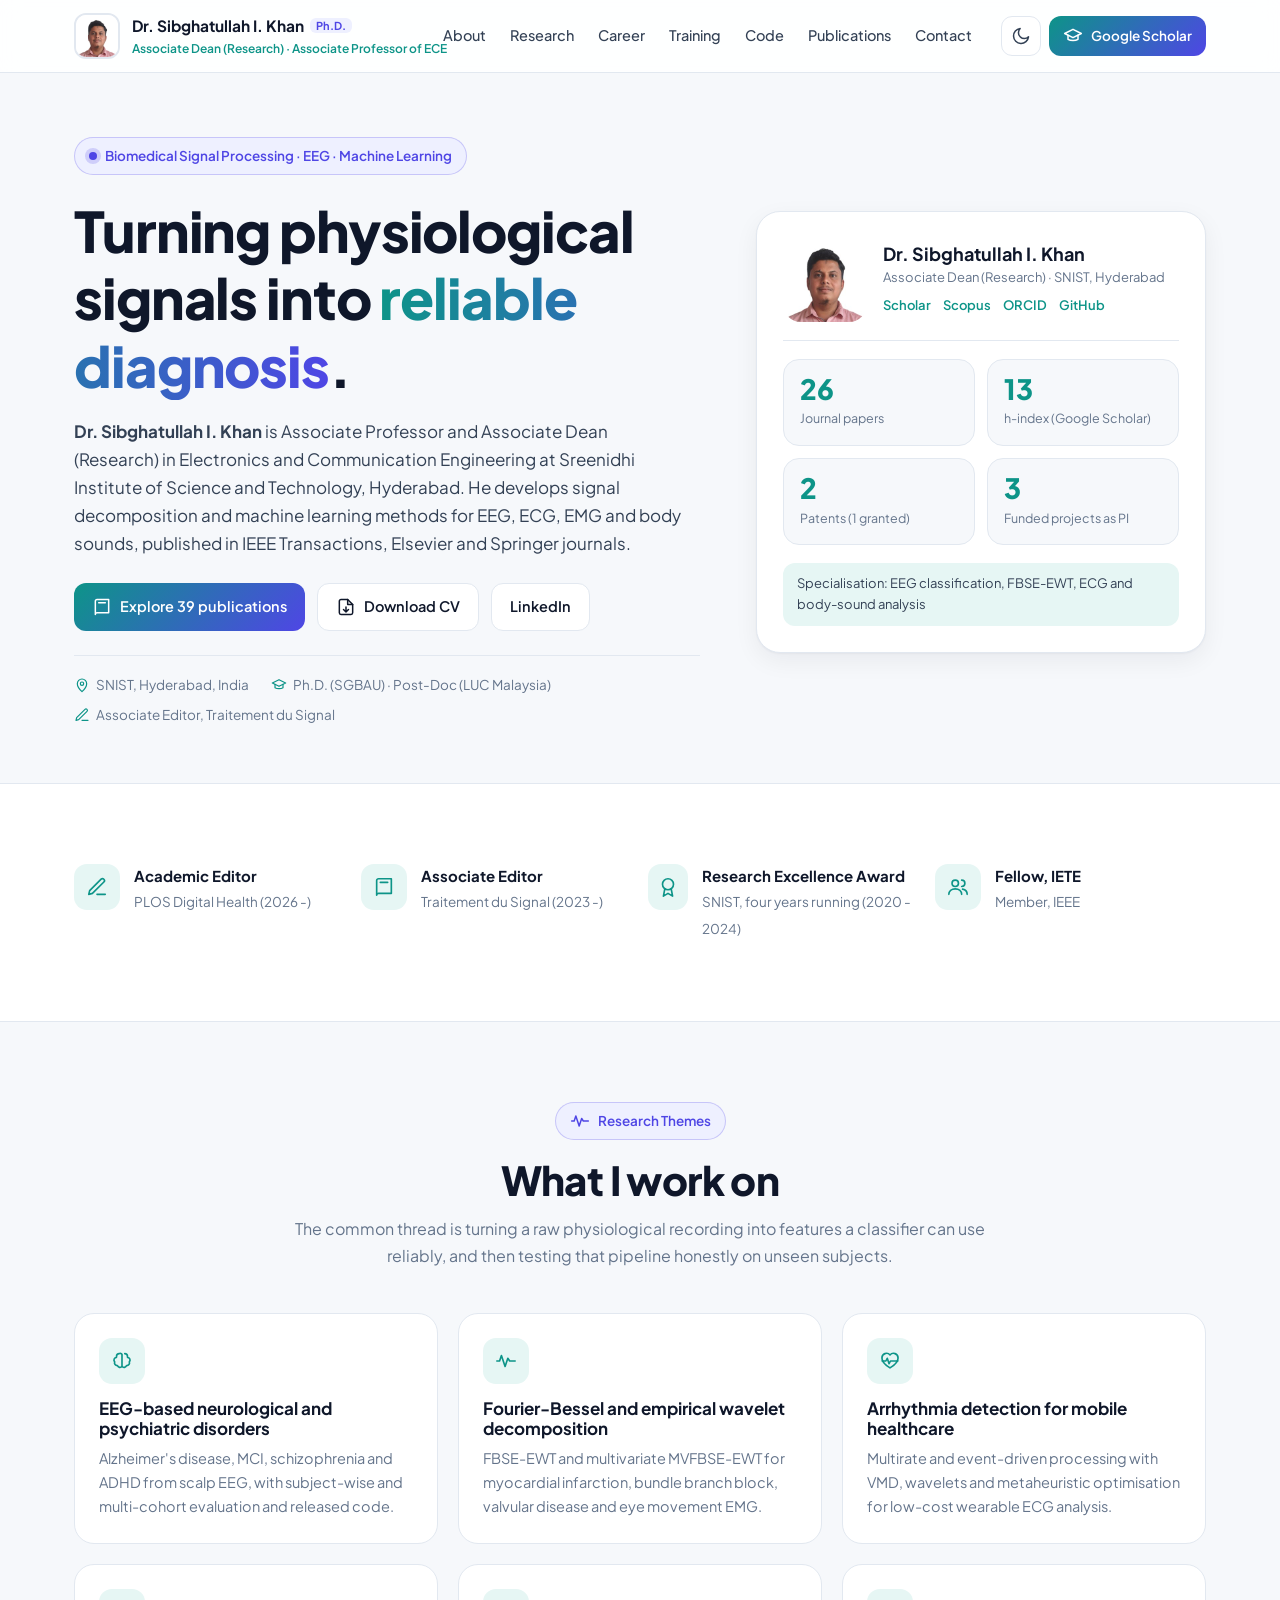
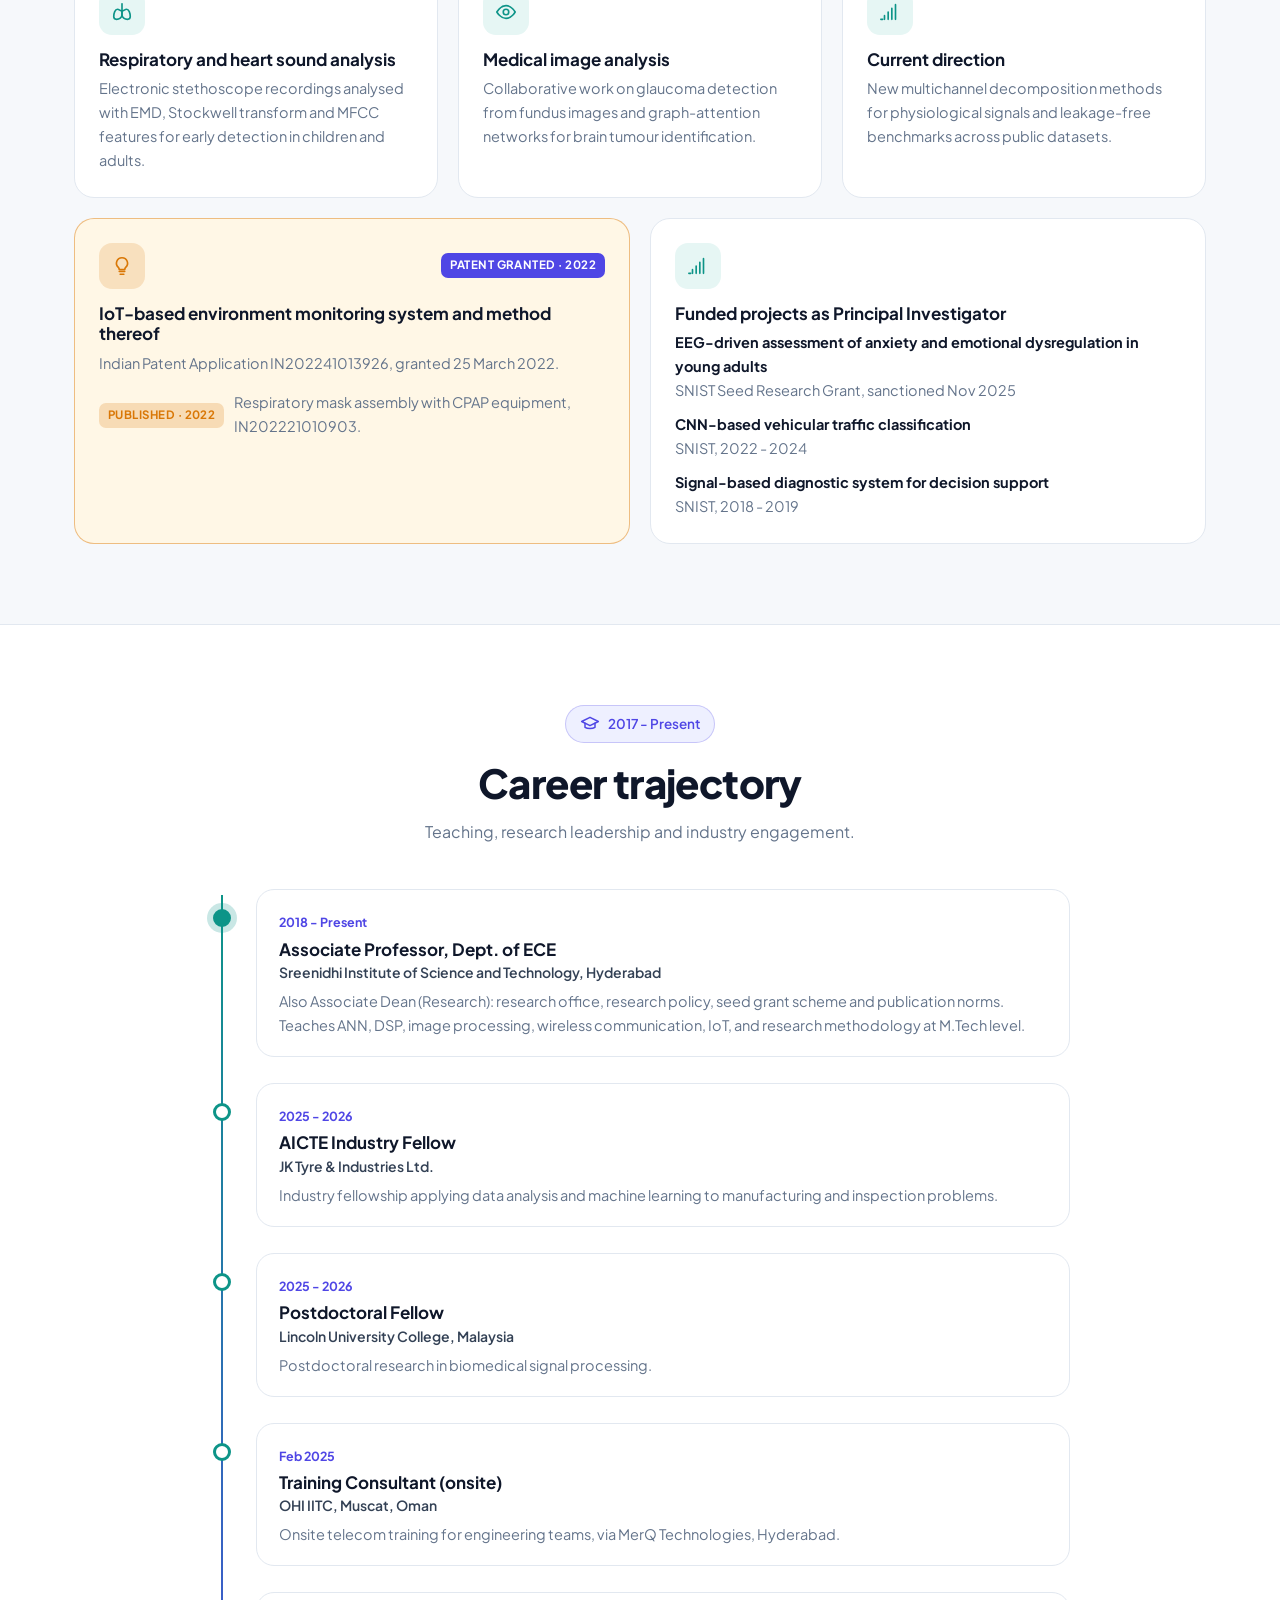
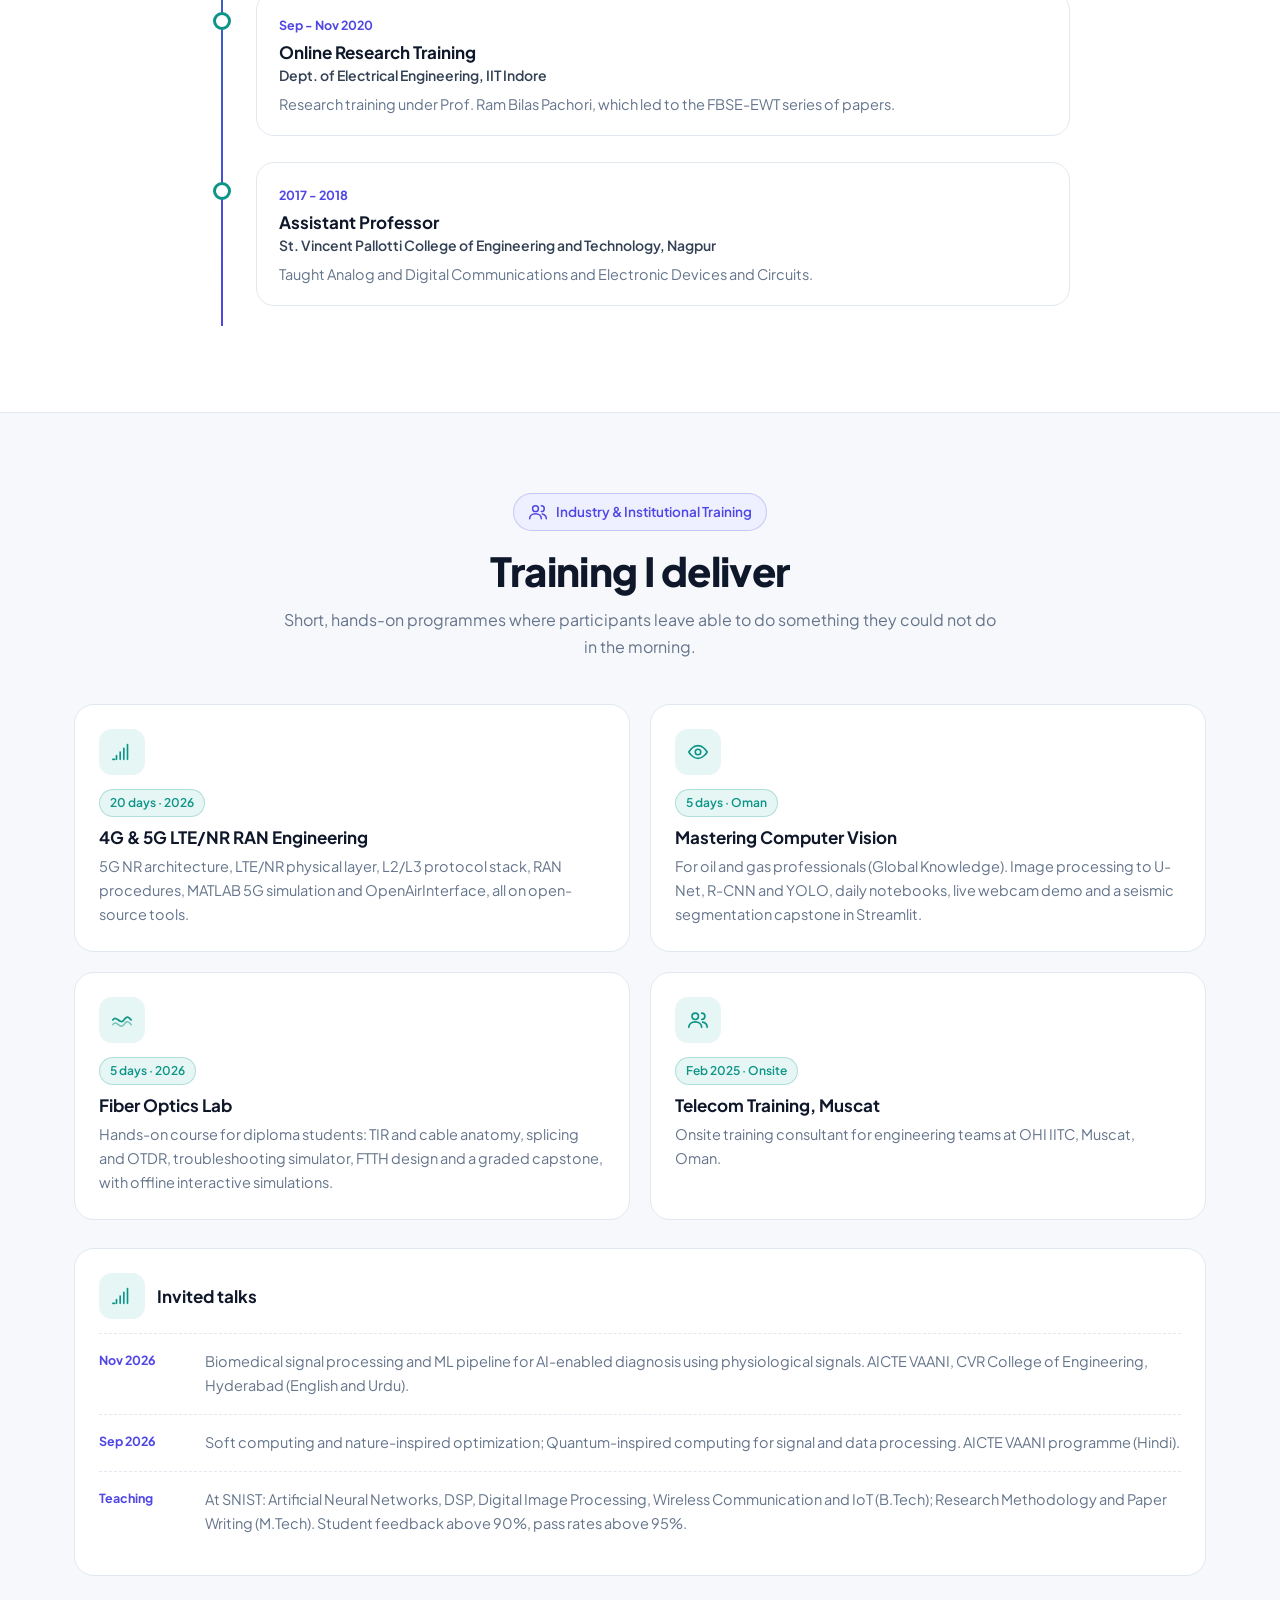
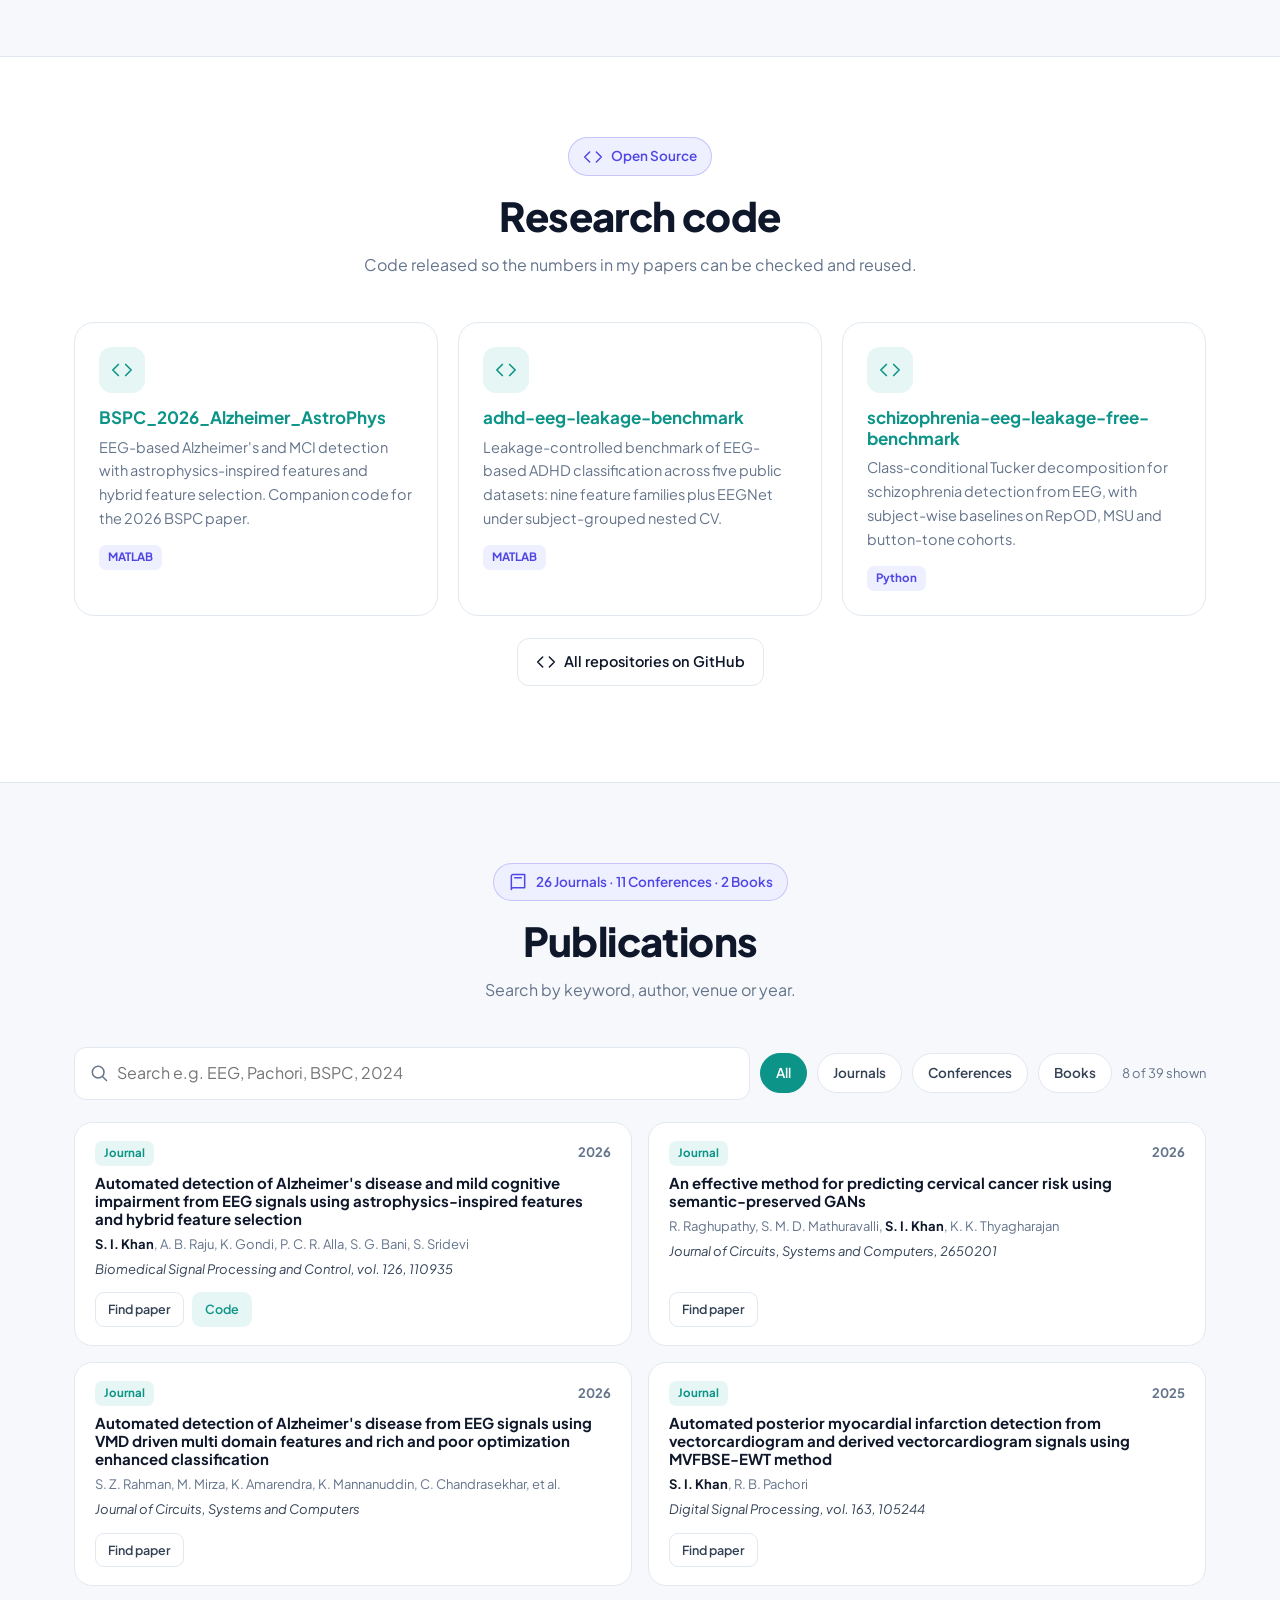
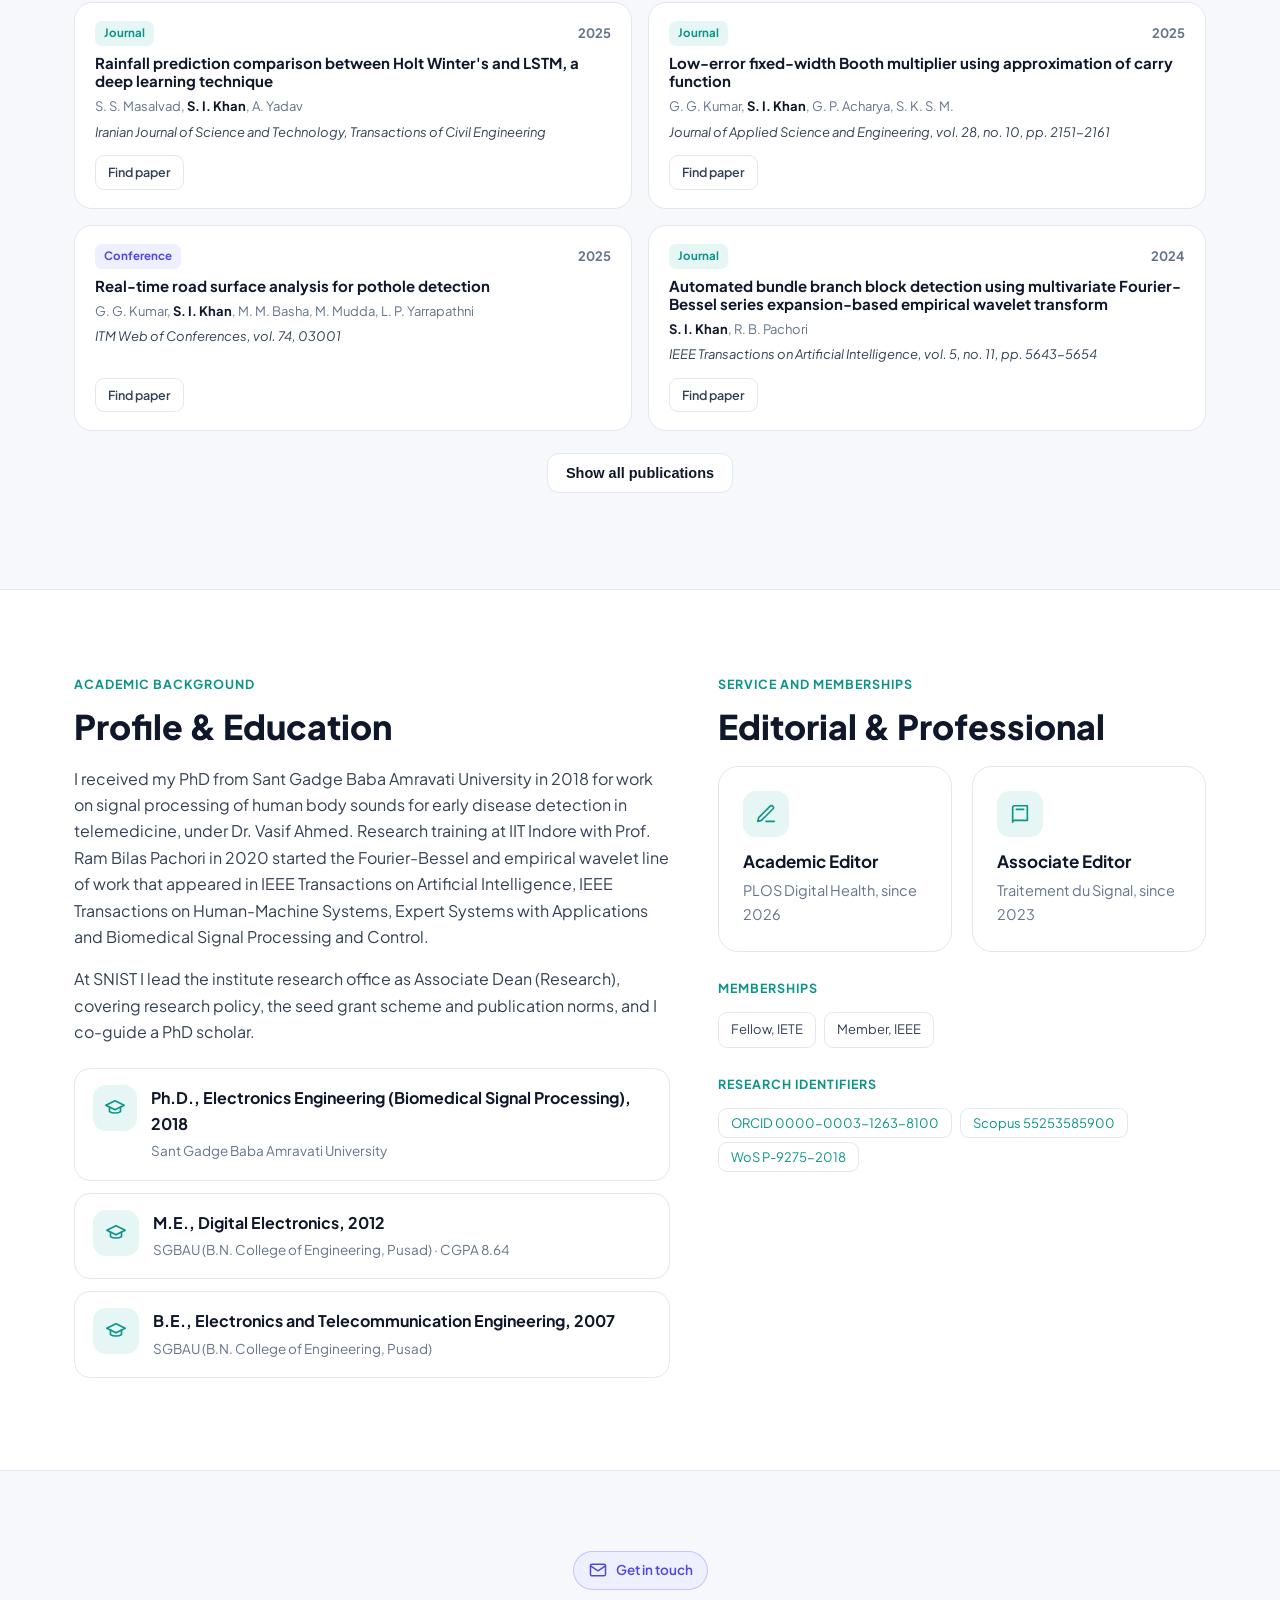
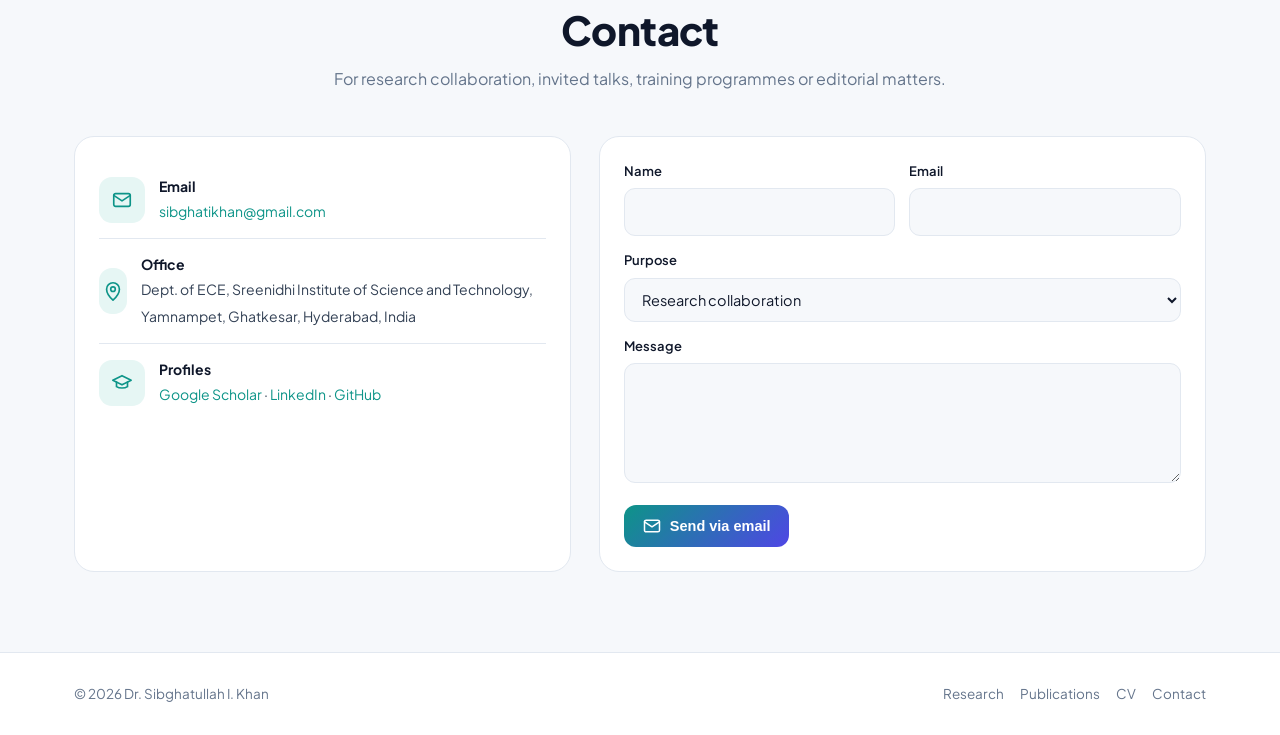
<file: index.html>
<!DOCTYPE html>
<html lang="en">
<head>
<meta charset="utf-8">
<meta name="viewport" content="width=device-width, initial-scale=1">
<title>Dr. Sibghatullah I. Khan | Biomedical Signal Processing</title>
<meta name="description" content="Dr. Sibghatullah I. Khan, Associate Professor and Associate Dean (Research), ECE, Sreenidhi Institute of Science and Technology, Hyderabad. Biomedical signal processing, EEG-based diagnosis and machine learning.">
<meta property="og:title" content="Dr. Sibghatullah I. Khan | Biomedical Signal Processing">
<meta property="og:description" content="Research, publications, code and training in biomedical signal processing and machine learning.">
<meta property="og:type" content="website"><meta property="og:url" content="https://sibghatullahkhan.com/"><meta property="og:image" content="https://sibghatullahkhan.com/photo.jpg">
<link rel="canonical" href="https://sibghatullahkhan.com/">
<link rel="preconnect" href="https://fonts.googleapis.com"><link rel="preconnect" href="https://fonts.gstatic.com" crossorigin>
<link href="https://fonts.googleapis.com/css2?family=Plus+Jakarta+Sans:wght@400;500;600;700;800&display=swap" rel="stylesheet">
<script>try{if(localStorage.getItem('theme')==='dark'||(!localStorage.getItem('theme')&&matchMedia('(prefers-color-scheme: dark)').matches))document.documentElement.classList.add('dark')}catch(e){}</script>
<script type="application/ld+json">{"@context": "https://schema.org", "@type": "Person", "name": "Sibghatullah I. Khan", "honorificPrefix": "Dr.", "jobTitle": "Associate Professor and Associate Dean (Research)", "affiliation": {"@type": "CollegeOrUniversity", "name": "Sreenidhi Institute of Science and Technology"}, "alumniOf": "Sant Gadge Baba Amravati University", "knowsAbout": ["Biomedical signal processing", "EEG", "Machine learning", "Signal decomposition"], "email": "mailto:sibghatikhan@gmail.com", "image": "https://sibghatullahkhan.com/photo.jpg", "url": "https://sibghatullahkhan.com/", "sameAs": ["https://scholar.google.com/citations?user=wnuPNRwAAAAJ", "https://orcid.org/0000-0003-1263-8100", "https://www.scopus.com/authid/detail.uri?authorId=55253585900", "https://www.webofscience.com/wos/author/record/P-9275-2018", "https://github.com/sibghatece", "https://www.linkedin.com/in/sibghatece"]}</script>
<style>
:root{--bg:#f6f8fb;--bg2:#ffffff;--card:#ffffff;--ink:#0f172a;--ink2:#334155;--mut:#64748b;--line:#e2e8f0;--acc:#0d9488;--acc2:#4f46e5;--accs:#e6f6f4;--acc2s:#eef0ff;--amber:#d97706;--ambs:#fff7e6;--sh:0 1px 2px rgba(15,23,42,.04),0 8px 24px rgba(15,23,42,.06)}
.dark{--bg:#0b1220;--bg2:#0f1a2e;--card:#121e33;--ink:#e6edf7;--ink2:#c3cfdf;--mut:#8a9ab3;--line:#22314b;--acc:#2dd4bf;--acc2:#818cf8;--accs:#0f2e2e;--acc2s:#1c2148;--amber:#fbbf24;--ambs:#2a2213;--sh:0 1px 2px rgba(0,0,0,.3),0 8px 24px rgba(0,0,0,.25)}
*{box-sizing:border-box}html{scroll-behavior:smooth;scroll-padding-top:84px}
body{margin:0;background:var(--bg);color:var(--ink2);font:16px/1.65 "Plus Jakarta Sans",-apple-system,"Segoe UI",Roboto,Arial,sans-serif;transition:background .25s,color .25s}
a{color:var(--acc);text-decoration:none}
h1,h2,h3,h4{color:var(--ink);line-height:1.2;margin:0}
.wrap{max-width:1180px;margin:0 auto;padding:0 24px}
.ic{width:20px;height:20px;flex:none}
/* header */
header{position:sticky;top:0;z-index:50;background:color-mix(in srgb,var(--bg2) 88%,transparent);backdrop-filter:blur(10px);border-bottom:1px solid var(--line)}
.hb{display:flex;align-items:center;gap:18px;height:72px}
.brand{display:flex;align-items:center;gap:12px;min-width:0}
.brand img,.av{width:46px;height:46px;border-radius:12px;object-fit:cover;border:2px solid var(--line);background:var(--accs)}
.bn{font-weight:700;color:var(--ink);font-size:15.5px;white-space:nowrap}
.bn .ph{font-size:11px;background:var(--acc2s);color:var(--acc2);padding:1px 6px;border-radius:6px;margin-left:6px;vertical-align:2px}
.bs{font-size:12px;color:var(--acc);font-weight:600;white-space:nowrap}
nav.main{display:flex;gap:2px;margin-left:auto}
nav.main a{color:var(--ink2);font-size:14.5px;font-weight:500;padding:8px 11px;border-radius:9px}
nav.main a:hover{background:var(--accs);color:var(--acc)}
.hbtn{display:flex;gap:8px;align-items:center}
.ib{width:40px;height:40px;border-radius:11px;border:1px solid var(--line);background:var(--card);color:var(--ink2);display:grid;place-items:center;cursor:pointer}
.ib:hover{color:var(--acc);border-color:var(--acc)}
.dark .i-moon,.i-sun{display:none}.dark .i-sun{display:block}
.btn{white-space:nowrap;display:inline-flex;align-items:center;gap:8px;padding:11px 18px;border-radius:12px;font-weight:600;font-size:14.5px;border:1px solid var(--line);background:var(--card);color:var(--ink);transition:transform .15s,box-shadow .15s}
.btn:hover{transform:translateY(-1px);box-shadow:var(--sh)}
.btn.pri{background:linear-gradient(135deg,var(--acc),var(--acc2));color:#fff;border:none}
.btn.sm{padding:9px 14px;font-size:13.5px}
#mb{display:none}
/* hero */
.hero{padding:64px 0 56px}
.hg{display:grid;grid-template-columns:1.25fr .9fr;gap:56px;align-items:center}
.pill{display:inline-flex;align-items:center;gap:8px;padding:7px 14px;border-radius:999px;background:var(--acc2s);color:var(--acc2);font-weight:600;font-size:13.5px;border:1px solid color-mix(in srgb,var(--acc2) 25%,transparent)}
.pill.sm{font-size:12px;padding:3px 10px;background:var(--accs);color:var(--acc);border-color:color-mix(in srgb,var(--acc) 25%,transparent)}
.pdot{width:8px;height:8px;border-radius:50%;background:var(--acc2);box-shadow:0 0 0 4px color-mix(in srgb,var(--acc2) 20%,transparent)}
.hero h1{font-size:clamp(34px,5vw,56px);font-weight:800;letter-spacing:-.02em;margin:22px 0 18px}
.grad{background:linear-gradient(90deg,var(--acc),var(--acc2));-webkit-background-clip:text;background-clip:text;color:transparent}
.lead{font-size:17px;max-width:620px}
.cta{display:flex;flex-wrap:wrap;gap:12px;margin:26px 0 24px}
.facts{display:flex;flex-wrap:wrap;gap:8px 22px;font-size:13.5px;color:var(--mut);border-top:1px solid var(--line);padding-top:18px}
.facts span{display:inline-flex;align-items:center;gap:6px}.facts .ic{width:16px;height:16px;color:var(--acc)}
.pcard{background:var(--card);border:1px solid var(--line);border-radius:24px;padding:26px;box-shadow:var(--sh)}
.ptop{display:flex;gap:16px;align-items:center;padding-bottom:18px;border-bottom:1px solid var(--line)}
.ptop img,.ptop .av{width:84px;height:84px;border-radius:18px}
.ptop h3{font-size:18px}.ptop p{margin:3px 0 6px;font-size:13px;color:var(--mut)}
.plinks{display:flex;gap:12px;flex-wrap:wrap;font-size:13px;font-weight:600}
.stats{display:grid;grid-template-columns:1fr 1fr;gap:12px;margin:18px 0}
.stat{border:1px solid var(--line);border-radius:16px;padding:14px 16px;background:var(--bg)}
.stat b{display:block;font-size:28px;font-weight:800;color:var(--acc);line-height:1.1}
.stat span{font-size:12.5px;color:var(--mut)}
.spec{font-size:13px;background:var(--accs);color:var(--ink2);border-radius:12px;padding:10px 14px}
/* sections */
section.s{padding:80px 0;border-top:1px solid var(--line)}
section.alt{background:var(--bg2)}
.sh{text-align:center;max-width:720px;margin:0 auto 44px}
.sh h2{font-size:clamp(28px,3.6vw,40px);font-weight:800;letter-spacing:-.015em;margin:16px 0 12px}
.sh p{color:var(--mut);margin:0}
.grid3{display:grid;grid-template-columns:repeat(3,1fr);gap:20px}
.grid2{display:grid;grid-template-columns:repeat(2,1fr);gap:20px}
.card{background:var(--card);border:1px solid var(--line);border-radius:20px;padding:24px;display:block;color:inherit}
.card h3{font-size:17px;margin:14px 0 8px}.card p{margin:0;font-size:14.5px;color:var(--mut)}
.hov{transition:transform .2s,box-shadow .2s,border-color .2s}.hov:hover{transform:translateY(-3px);box-shadow:var(--sh);border-color:color-mix(in srgb,var(--acc) 40%,var(--line))}
.icb{width:46px;height:46px;border-radius:13px;display:grid;place-items:center;background:var(--accs);color:var(--acc)}
.icb .ic{width:22px;height:22px}
.card .pill.sm{margin-top:14px}.card .pill.sm+h3{margin-top:10px}
.repo h3{word-break:break-word;color:var(--acc)}.repo .tag{margin-top:14px;display:inline-block}
/* highlight band */
.hl{display:grid;grid-template-columns:repeat(4,1fr);gap:16px}
.hli{display:flex;gap:14px;align-items:flex-start}
.hli b{display:block;color:var(--ink);font-size:15px}.hli span{font-size:13.5px;color:var(--mut)}
.amber{background:var(--ambs);border-color:color-mix(in srgb,var(--amber) 45%,transparent)}
.amber .icb{background:color-mix(in srgb,var(--amber) 18%,transparent);color:var(--amber)}
.st{font-size:11.5px;font-weight:700;letter-spacing:.04em;text-transform:uppercase;padding:3px 9px;border-radius:7px}
.st.g{background:var(--acc2);color:#fff}.st.p{background:color-mix(in srgb,var(--amber) 22%,transparent);color:var(--amber)}
/* timeline */
.tl{list-style:none;margin:0 auto;padding:0;max-width:860px;position:relative}
.tl:before{content:"";position:absolute;left:11px;top:6px;bottom:6px;width:2px;background:linear-gradient(var(--acc),var(--acc2))}
.tl li{position:relative;padding:0 0 26px 46px}
.dot{position:absolute;left:3px;top:20px;width:18px;height:18px;border-radius:50%;background:var(--card);border:3px solid var(--acc)}
.tl li.now .dot{background:var(--acc);box-shadow:0 0 0 6px color-mix(in srgb,var(--acc) 22%,transparent)}
.tlc{background:var(--card);border:1px solid var(--line);border-radius:18px;padding:18px 22px}
.when{font-size:12.5px;font-weight:700;color:var(--acc2)}.tlc h3{font-size:17px;margin:4px 0 2px}
.org{font-weight:600;color:var(--ink2)!important;font-size:14px!important;margin:0 0 6px!important}.tlc p{margin:0;font-size:14.5px;color:var(--mut)}
/* talks */
.talks{margin-top:28px}.talk{display:flex;gap:16px;align-items:flex-start;padding:16px 0;border-top:1px dashed var(--line)}
.talk .when{min-width:90px}.talk p{margin:0}
/* pubs */
.ptools{display:flex;flex-wrap:wrap;gap:10px;align-items:center;margin-bottom:22px}
.sbox{flex:1;min-width:240px;display:flex;align-items:center;gap:8px;background:var(--card);border:1px solid var(--line);border-radius:12px;padding:0 14px}
.sbox input{flex:1;border:0;background:none;color:var(--ink);font:inherit;padding:12px 0;outline:none}.sbox .ic{color:var(--mut)}
.chip{border:1px solid var(--line);background:var(--card);color:var(--ink2);border-radius:999px;padding:8px 15px;font:inherit;font-size:13.5px;font-weight:600;cursor:pointer}
.chip.on{background:var(--acc);border-color:var(--acc);color:#fff}
.count{font-size:13px;color:var(--mut);margin-left:auto}
.plist{display:grid;grid-template-columns:1fr 1fr;gap:16px}
.pub{background:var(--card);border:1px solid var(--line);border-radius:18px;padding:18px 20px;display:flex;flex-direction:column}
.pmeta{display:flex;justify-content:space-between;align-items:center;margin-bottom:8px}
.yr{font-size:13px;font-weight:700;color:var(--mut)}
.tag{font-size:11.5px;font-weight:700;padding:3px 9px;border-radius:7px}
.tj{background:var(--accs);color:var(--acc)}.tc{background:var(--acc2s);color:var(--acc2)}.tb{background:var(--ambs);color:var(--amber)}
.pub h4{font-size:15px;font-weight:700;margin-bottom:6px}.pa{font-size:13px;margin:0 0 4px;color:var(--mut)}.pa b{color:var(--ink)}
.pv{font-size:13px;font-style:italic;margin:0 0 12px;color:var(--ink2)}.pb{margin-top:auto;display:flex;gap:8px}
.mini{font-size:12.5px;font-weight:600;padding:6px 12px;border-radius:9px;border:1px solid var(--line);color:var(--ink2)}.mini:hover{border-color:var(--acc);color:var(--acc)}
.mini.acc{background:var(--accs);color:var(--acc);border-color:transparent}
.empty{display:none;text-align:center;padding:40px;color:var(--mut)}
.more{text-align:center;margin-top:22px}
/* about */
.ab{display:grid;grid-template-columns:1.1fr .9fr;gap:48px}
.kick{font-size:12.5px;font-weight:700;letter-spacing:.08em;color:var(--acc);text-transform:uppercase}
.ab h2{font-size:34px;font-weight:800;margin:10px 0 18px}
.edu{display:flex;gap:14px;align-items:flex-start;background:var(--card);border:1px solid var(--line);border-radius:16px;padding:16px 18px;margin-bottom:12px}
.edu b{display:block;color:var(--ink)}.edu span{font-size:13.5px;color:var(--mut)}
.chips{display:flex;flex-wrap:wrap;gap:8px;margin-top:14px}.chips span{font-size:13px;background:var(--card);border:1px solid var(--line);padding:6px 12px;border-radius:9px}
/* contact */
.cg{display:grid;grid-template-columns:.9fr 1.1fr;gap:28px}
.ci{display:flex;gap:14px;align-items:center;padding:14px 0;border-bottom:1px solid var(--line)}.ci b{display:block;color:var(--ink);font-size:14px}.ci span,.ci a{font-size:14px}
form label{display:block;font-size:13px;font-weight:600;color:var(--ink);margin:0 0 6px}
form input,form select,form textarea{width:100%;font:inherit;font-size:14.5px;color:var(--ink);background:var(--bg);border:1px solid var(--line);border-radius:11px;padding:11px 13px;margin-bottom:14px}
form textarea{min-height:120px;resize:vertical}
.two{display:grid;grid-template-columns:1fr 1fr;gap:14px}
footer{border-top:1px solid var(--line);padding:30px 0;font-size:13.5px;color:var(--mut);background:var(--bg2)}
.fb{display:flex;flex-wrap:wrap;gap:12px;justify-content:space-between;align-items:center}.fb nav a{margin-left:16px;color:var(--mut)}
.rv{opacity:0;transform:translateY(16px);transition:opacity .6s,transform .6s}.rv.in{opacity:1;transform:none}
@media (prefers-reduced-motion:reduce){.rv{opacity:1;transform:none;transition:none}html{scroll-behavior:auto}}
@media (max-width:1080px){nav.main{display:none;position:absolute;top:72px;left:0;right:0;flex-direction:column;background:var(--bg2);border-bottom:1px solid var(--line);padding:10px 24px 16px}body.open nav.main{display:flex}#mb{display:grid}.hbtn .gs{display:none}}
@media (max-width:900px){.hg,.ab,.cg{grid-template-columns:1fr;gap:36px}.grid3,.hl{grid-template-columns:1fr 1fr}.plist{grid-template-columns:1fr}}
@media (max-width:600px){.grid3,.grid2,.hl,.two{grid-template-columns:1fr}.bs,.bn .ph{display:none}section.s{padding:60px 0}.hero{padding:40px 0}.talk{flex-direction:column;gap:4px}}
</style>
</head>
<body>
<header><div class="wrap hb">
 <a class="brand" href="#top"><img src="photo.jpg" alt="Dr. Sibghatullah I. Khan"><div><div class="bn">Dr. Sibghatullah I. Khan<span class="ph">Ph.D.</span></div><div class="bs">Associate Dean (Research) · Associate Professor of ECE</div></div></a>
 <nav class="main" id="nav"><a href="#about">About</a><a href="#research">Research</a><a href="#career">Career</a><a href="#training">Training</a><a href="#code">Code</a><a href="#publications">Publications</a><a href="#contact">Contact</a></nav>
 <div class="hbtn">
  <button class="ib" id="tt" aria-label="Toggle dark mode"><svg class="ic i-moon" viewBox="0 0 24 24" fill="none" stroke="currentColor" stroke-width="1.8" stroke-linecap="round" stroke-linejoin="round" aria-hidden="true"><path d="M21 13A9 9 0 1 1 11 3a7 7 0 0 0 10 10z"/></svg><svg class="ic i-sun" viewBox="0 0 24 24" fill="none" stroke="currentColor" stroke-width="1.8" stroke-linecap="round" stroke-linejoin="round" aria-hidden="true"><circle cx="12" cy="12" r="4"/><path d="M12 2v2M12 20v2M4.9 4.9l1.4 1.4M17.7 17.7l1.4 1.4M2 12h2M20 12h2M4.9 19.1l1.4-1.4M17.7 6.3l1.4-1.4"/></svg></button>
  <a class="btn pri sm gs" href="https://scholar.google.com/citations?user=wnuPNRwAAAAJ" target="_blank" rel="noopener"><svg class="ic" viewBox="0 0 24 24" fill="none" stroke="currentColor" stroke-width="1.8" stroke-linecap="round" stroke-linejoin="round" aria-hidden="true"><path d="M22 9 12 4 2 9l10 5 10-5z"/><path d="M6 11v5c3 2 9 2 12 0v-5"/></svg> Google Scholar</a>
  <button class="ib" id="mb" aria-label="Menu"><svg class="ic" viewBox="0 0 24 24" fill="none" stroke="currentColor" stroke-width="1.8" stroke-linecap="round" stroke-linejoin="round" aria-hidden="true"><path d="M3 6h18M3 12h18M3 18h18"/></svg></button>
 </div>
</div></header>

<main id="top">
<section class="hero"><div class="wrap hg">
 <div>
  <span class="pill"><span class="pdot"></span>Biomedical Signal Processing · EEG · Machine Learning</span>
  <h1>Turning physiological signals into <span class="grad">reliable diagnosis</span>.</h1>
  <p class="lead"><b>Dr. Sibghatullah I. Khan</b> is Associate Professor and Associate Dean (Research) in Electronics and Communication Engineering at Sreenidhi Institute of Science and Technology, Hyderabad. He develops signal decomposition and machine learning methods for EEG, ECG, EMG and body sounds, published in IEEE Transactions, Elsevier and Springer journals.</p>
  <div class="cta">
   <a class="btn pri" href="#publications"><svg class="ic" viewBox="0 0 24 24" fill="none" stroke="currentColor" stroke-width="1.8" stroke-linecap="round" stroke-linejoin="round" aria-hidden="true"><path d="M4 19V5a2 2 0 0 1 2-2h14v16H6a2 2 0 0 0-2 2z"/><path d="M8 7h8"/></svg> Explore 39 publications</a>
   <a class="btn" href="cv.pdf" target="_blank" rel="noopener"><svg class="ic" viewBox="0 0 24 24" fill="none" stroke="currentColor" stroke-width="1.8" stroke-linecap="round" stroke-linejoin="round" aria-hidden="true"><path d="M14 3H6a2 2 0 0 0-2 2v14a2 2 0 0 0 2 2h12a2 2 0 0 0 2-2V9z"/><path d="M14 3v6h6M12 18v-6M9 15l3 3 3-3"/></svg> Download CV</a>
   <a class="btn" href="https://www.linkedin.com/in/sibghatece" target="_blank" rel="noopener">LinkedIn</a>
  </div>
  <div class="facts"><span><svg class="ic" viewBox="0 0 24 24" fill="none" stroke="currentColor" stroke-width="1.8" stroke-linecap="round" stroke-linejoin="round" aria-hidden="true"><path d="M12 22s7-6.5 7-12a7 7 0 0 0-14 0c0 5.5 7 12 7 12z"/><circle cx="12" cy="10" r="2.5"/></svg> SNIST, Hyderabad, India</span><span><svg class="ic" viewBox="0 0 24 24" fill="none" stroke="currentColor" stroke-width="1.8" stroke-linecap="round" stroke-linejoin="round" aria-hidden="true"><path d="M22 9 12 4 2 9l10 5 10-5z"/><path d="M6 11v5c3 2 9 2 12 0v-5"/></svg> Ph.D. (SGBAU) · Post-Doc (LUC Malaysia)</span><span><svg class="ic" viewBox="0 0 24 24" fill="none" stroke="currentColor" stroke-width="1.8" stroke-linecap="round" stroke-linejoin="round" aria-hidden="true"><path d="M12 20h9"/><path d="M16.5 3.5a2.1 2.1 0 0 1 3 3L7 19l-4 1 1-4z"/></svg> Associate Editor, Traitement du Signal</span></div>
 </div>
 <div class="pcard rv">
  <div class="ptop"><img src="photo.jpg" alt="" ><div><h3>Dr. Sibghatullah I. Khan</h3><p>Associate Dean (Research) · SNIST, Hyderabad</p><div class="plinks"><a href="https://scholar.google.com/citations?user=wnuPNRwAAAAJ" target="_blank" rel="noopener">Scholar</a><a href="https://www.scopus.com/authid/detail.uri?authorId=55253585900" target="_blank" rel="noopener">Scopus</a><a href="https://orcid.org/0000-0003-1263-8100" target="_blank" rel="noopener">ORCID</a><a href="https://github.com/sibghatece" target="_blank" rel="noopener">GitHub</a></div></div></div>
  <div class="stats">
   <div class="stat"><b>26</b><span>Journal papers</span></div>
   <div class="stat"><b>13</b><span>h-index (Google Scholar)</span></div>
   <div class="stat"><b>2</b><span>Patents (1 granted)</span></div>
   <div class="stat"><b>3</b><span>Funded projects as PI</span></div>
  </div>
  <div class="spec">Specialisation: EEG classification, FBSE-EWT, ECG and body-sound analysis</div>
 </div>
</div></section>

<section class="s alt"><div class="wrap">
 <div class="hl rv">
  <div class="hli"><div class="icb"><svg class="ic" viewBox="0 0 24 24" fill="none" stroke="currentColor" stroke-width="1.8" stroke-linecap="round" stroke-linejoin="round" aria-hidden="true"><path d="M12 20h9"/><path d="M16.5 3.5a2.1 2.1 0 0 1 3 3L7 19l-4 1 1-4z"/></svg></div><div><b>Academic Editor</b><span>PLOS Digital Health (2026 -)</span></div></div>
  <div class="hli"><div class="icb"><svg class="ic" viewBox="0 0 24 24" fill="none" stroke="currentColor" stroke-width="1.8" stroke-linecap="round" stroke-linejoin="round" aria-hidden="true"><path d="M4 19V5a2 2 0 0 1 2-2h14v16H6a2 2 0 0 0-2 2z"/><path d="M8 7h8"/></svg></div><div><b>Associate Editor</b><span>Traitement du Signal (2023 -)</span></div></div>
  <div class="hli"><div class="icb"><svg class="ic" viewBox="0 0 24 24" fill="none" stroke="currentColor" stroke-width="1.8" stroke-linecap="round" stroke-linejoin="round" aria-hidden="true"><circle cx="12" cy="9" r="6"/><path d="m8.5 14-1.5 8 5-3 5 3-1.5-8"/></svg></div><div><b>Research Excellence Award</b><span>SNIST, four years running (2020 - 2024)</span></div></div>
  <div class="hli"><div class="icb"><svg class="ic" viewBox="0 0 24 24" fill="none" stroke="currentColor" stroke-width="1.8" stroke-linecap="round" stroke-linejoin="round" aria-hidden="true"><circle cx="9" cy="8" r="3.5"/><path d="M2 20c0-3.5 3-6 7-6s7 2.5 7 6"/><path d="M16 4.5a3.5 3.5 0 0 1 0 7M22 20c0-3-2-5-5-5.7"/></svg></div><div><b>Fellow, IETE</b><span>Member, IEEE</span></div></div>
 </div>
</div></section>

<section class="s" id="research"><div class="wrap">
 <div class="sh rv"><span class="pill"><svg class="ic" viewBox="0 0 24 24" fill="none" stroke="currentColor" stroke-width="1.8" stroke-linecap="round" stroke-linejoin="round" aria-hidden="true"><path d="M2 12h3l2-6 4 12 3-9 2 3h6"/></svg> Research Themes</span><h2>What I work on</h2><p>The common thread is turning a raw physiological recording into features a classifier can use reliably, and then testing that pipeline honestly on unseen subjects.</p></div>
 <div class="grid3"><div class="card hov"><div class="icb"><svg class="ic" viewBox="0 0 24 24" fill="none" stroke="currentColor" stroke-width="1.8" stroke-linecap="round" stroke-linejoin="round" aria-hidden="true"><path d="M9 4a3 3 0 0 0-3 3v1a3 3 0 0 0-2 5 3 3 0 0 0 3 4 3 3 0 0 0 5 1V5a2 2 0 0 0-3-1z"/><path d="M15 4a3 3 0 0 1 3 3v1a3 3 0 0 1 2 5 3 3 0 0 1-3 4 3 3 0 0 1-5 1"/></svg></div><h3>EEG-based neurological and psychiatric disorders</h3><p>Alzheimer&#x27;s disease, MCI, schizophrenia and ADHD from scalp EEG, with subject-wise and multi-cohort evaluation and released code.</p></div><div class="card hov"><div class="icb"><svg class="ic" viewBox="0 0 24 24" fill="none" stroke="currentColor" stroke-width="1.8" stroke-linecap="round" stroke-linejoin="round" aria-hidden="true"><path d="M2 12h3l2-6 4 12 3-9 2 3h6"/></svg></div><h3>Fourier-Bessel and empirical wavelet decomposition</h3><p>FBSE-EWT and multivariate MVFBSE-EWT for myocardial infarction, bundle branch block, valvular disease and eye movement EMG.</p></div><div class="card hov"><div class="icb"><svg class="ic" viewBox="0 0 24 24" fill="none" stroke="currentColor" stroke-width="1.8" stroke-linecap="round" stroke-linejoin="round" aria-hidden="true"><path d="M20.8 8.6a5 5 0 0 0-8.8-3.2 5 5 0 0 0-8.8 3.2c0 5.4 8.8 10.9 8.8 10.9s8.8-5.5 8.8-10.9z"/><path d="M3.5 12h4l1.5-3 2 6 1.5-3h8"/></svg></div><h3>Arrhythmia detection for mobile healthcare</h3><p>Multirate and event-driven processing with VMD, wavelets and metaheuristic optimisation for low-cost wearable ECG analysis.</p></div><div class="card hov"><div class="icb"><svg class="ic" viewBox="0 0 24 24" fill="none" stroke="currentColor" stroke-width="1.8" stroke-linecap="round" stroke-linejoin="round" aria-hidden="true"><path d="M12 3v8"/><path d="M12 11c-2 0-3-2-5-2-2.5 0-4 4-4 8 0 2 1 3 3 3 3 0 6-2 6-5z"/><path d="M12 11c2 0 3-2 5-2 2.5 0 4 4 4 8 0 2-1 3-3 3-3 0-6-2-6-5z"/></svg></div><h3>Respiratory and heart sound analysis</h3><p>Electronic stethoscope recordings analysed with EMD, Stockwell transform and MFCC features for early detection in children and adults.</p></div><div class="card hov"><div class="icb"><svg class="ic" viewBox="0 0 24 24" fill="none" stroke="currentColor" stroke-width="1.8" stroke-linecap="round" stroke-linejoin="round" aria-hidden="true"><path d="M2 12s4-7 10-7 10 7 10 7-4 7-10 7S2 12 2 12z"/><circle cx="12" cy="12" r="3"/></svg></div><h3>Medical image analysis</h3><p>Collaborative work on glaucoma detection from fundus images and graph-attention networks for brain tumour identification.</p></div><div class="card hov"><div class="icb"><svg class="ic" viewBox="0 0 24 24" fill="none" stroke="currentColor" stroke-width="1.8" stroke-linecap="round" stroke-linejoin="round" aria-hidden="true"><path d="M2 20h2M6 16v4M10 12v8M14 8v12M18 4v16"/></svg></div><h3>Current direction</h3><p>New multichannel decomposition methods for physiological signals and leakage-free benchmarks across public datasets.</p></div></div>
 <div class="grid2" style="margin-top:20px">
  <div class="card amber rv"><div style="display:flex;justify-content:space-between;align-items:center"><div class="icb"><svg class="ic" viewBox="0 0 24 24" fill="none" stroke="currentColor" stroke-width="1.8" stroke-linecap="round" stroke-linejoin="round" aria-hidden="true"><path d="M9 18h6M10 21h4"/><path d="M12 3a6 6 0 0 0-4 10.5c.7.7 1 1.5 1 2.5h6c0-1 .3-1.8 1-2.5A6 6 0 0 0 12 3z"/></svg></div><span class="st g">Patent granted · 2022</span></div><h3>IoT-based environment monitoring system and method thereof</h3><p>Indian Patent Application IN202241013926, granted 25 March 2022.</p><div style="margin-top:16px;display:flex;justify-content:space-between;align-items:center;gap:10px;flex-wrap:wrap"><span class="st p">Published · 2022</span><p style="flex:1;min-width:200px">Respiratory mask assembly with CPAP equipment, IN202221010903.</p></div></div>
  <div class="card rv"><div class="icb"><svg class="ic" viewBox="0 0 24 24" fill="none" stroke="currentColor" stroke-width="1.8" stroke-linecap="round" stroke-linejoin="round" aria-hidden="true"><path d="M2 20h2M6 16v4M10 12v8M14 8v12M18 4v16"/></svg></div><h3>Funded projects as Principal Investigator</h3>
   <p style="margin-top:6px"><b style="color:var(--ink)">EEG-driven assessment of anxiety and emotional dysregulation in young adults</b><br>SNIST Seed Research Grant, sanctioned Nov 2025</p>
   <p style="margin-top:10px"><b style="color:var(--ink)">CNN-based vehicular traffic classification</b><br>SNIST, 2022 - 2024</p>
   <p style="margin-top:10px"><b style="color:var(--ink)">Signal-based diagnostic system for decision support</b><br>SNIST, 2018 - 2019</p></div>
 </div>
</div></section>

<section class="s alt" id="career"><div class="wrap">
 <div class="sh rv"><span class="pill"><svg class="ic" viewBox="0 0 24 24" fill="none" stroke="currentColor" stroke-width="1.8" stroke-linecap="round" stroke-linejoin="round" aria-hidden="true"><path d="M22 9 12 4 2 9l10 5 10-5z"/><path d="M6 11v5c3 2 9 2 12 0v-5"/></svg> 2017 - Present</span><h2>Career trajectory</h2><p>Teaching, research leadership and industry engagement.</p></div>
 <ul class="tl"><li class="now"><span class="dot"></span><div class="tlc"><span class="when">2018 - Present</span><h3>Associate Professor, Dept. of ECE</h3><p class="org">Sreenidhi Institute of Science and Technology, Hyderabad</p><p>Also Associate Dean (Research): research office, research policy, seed grant scheme and publication norms. Teaches ANN, DSP, image processing, wireless communication, IoT, and research methodology at M.Tech level.</p></div></li><li class=""><span class="dot"></span><div class="tlc"><span class="when">2025 - 2026</span><h3>AICTE Industry Fellow</h3><p class="org">JK Tyre &amp; Industries Ltd.</p><p>Industry fellowship applying data analysis and machine learning to manufacturing and inspection problems.</p></div></li><li class=""><span class="dot"></span><div class="tlc"><span class="when">2025 - 2026</span><h3>Postdoctoral Fellow</h3><p class="org">Lincoln University College, Malaysia</p><p>Postdoctoral research in biomedical signal processing.</p></div></li><li class=""><span class="dot"></span><div class="tlc"><span class="when">Feb 2025</span><h3>Training Consultant (onsite)</h3><p class="org">OHI IITC, Muscat, Oman</p><p>Onsite telecom training for engineering teams, via MerQ Technologies, Hyderabad.</p></div></li><li class=""><span class="dot"></span><div class="tlc"><span class="when">Sep - Nov 2020</span><h3>Online Research Training</h3><p class="org">Dept. of Electrical Engineering, IIT Indore</p><p>Research training under Prof. Ram Bilas Pachori, which led to the FBSE-EWT series of papers.</p></div></li><li class=""><span class="dot"></span><div class="tlc"><span class="when">2017 - 2018</span><h3>Assistant Professor</h3><p class="org">St. Vincent Pallotti College of Engineering and Technology, Nagpur</p><p>Taught Analog and Digital Communications and Electronic Devices and Circuits.</p></div></li></ul>
</div></section>

<section class="s" id="training"><div class="wrap">
 <div class="sh rv"><span class="pill"><svg class="ic" viewBox="0 0 24 24" fill="none" stroke="currentColor" stroke-width="1.8" stroke-linecap="round" stroke-linejoin="round" aria-hidden="true"><circle cx="9" cy="8" r="3.5"/><path d="M2 20c0-3.5 3-6 7-6s7 2.5 7 6"/><path d="M16 4.5a3.5 3.5 0 0 1 0 7M22 20c0-3-2-5-5-5.7"/></svg> Industry &amp; Institutional Training</span><h2>Training I deliver</h2><p>Short, hands-on programmes where participants leave able to do something they could not do in the morning.</p></div>
 <div class="grid2"><div class="card hov"><div class="icb"><svg class="ic" viewBox="0 0 24 24" fill="none" stroke="currentColor" stroke-width="1.8" stroke-linecap="round" stroke-linejoin="round" aria-hidden="true"><path d="M2 20h2M6 16v4M10 12v8M14 8v12M18 4v16"/></svg></div><span class="pill sm">20 days · 2026</span><h3>4G &amp; 5G LTE/NR RAN Engineering</h3><p>5G NR architecture, LTE/NR physical layer, L2/L3 protocol stack, RAN procedures, MATLAB 5G simulation and OpenAirInterface, all on open-source tools.</p></div><div class="card hov"><div class="icb"><svg class="ic" viewBox="0 0 24 24" fill="none" stroke="currentColor" stroke-width="1.8" stroke-linecap="round" stroke-linejoin="round" aria-hidden="true"><path d="M2 12s4-7 10-7 10 7 10 7-4 7-10 7S2 12 2 12z"/><circle cx="12" cy="12" r="3"/></svg></div><span class="pill sm">5 days · Oman</span><h3>Mastering Computer Vision</h3><p>For oil and gas professionals (Global Knowledge). Image processing to U-Net, R-CNN and YOLO, daily notebooks, live webcam demo and a seismic segmentation capstone in Streamlit.</p></div><div class="card hov"><div class="icb"><svg class="ic" viewBox="0 0 24 24" fill="none" stroke="currentColor" stroke-width="1.8" stroke-linecap="round" stroke-linejoin="round" aria-hidden="true"><path d="M2 12c4-6 8 6 12 0s6-2 8 0"/><path d="M2 17c4-6 8 6 12 0s6-2 8 0" opacity=".5"/></svg></div><span class="pill sm">5 days · 2026</span><h3>Fiber Optics Lab</h3><p>Hands-on course for diploma students: TIR and cable anatomy, splicing and OTDR, troubleshooting simulator, FTTH design and a graded capstone, with offline interactive simulations.</p></div><div class="card hov"><div class="icb"><svg class="ic" viewBox="0 0 24 24" fill="none" stroke="currentColor" stroke-width="1.8" stroke-linecap="round" stroke-linejoin="round" aria-hidden="true"><circle cx="9" cy="8" r="3.5"/><path d="M2 20c0-3.5 3-6 7-6s7 2.5 7 6"/><path d="M16 4.5a3.5 3.5 0 0 1 0 7M22 20c0-3-2-5-5-5.7"/></svg></div><span class="pill sm">Feb 2025 · Onsite</span><h3>Telecom Training, Muscat</h3><p>Onsite training consultant for engineering teams at OHI IITC, Muscat, Oman.</p></div></div>
 <div class="card talks rv"><div style="display:flex;gap:12px;align-items:center"><div class="icb"><svg class="ic" viewBox="0 0 24 24" fill="none" stroke="currentColor" stroke-width="1.8" stroke-linecap="round" stroke-linejoin="round" aria-hidden="true"><path d="M2 20h2M6 16v4M10 12v8M14 8v12M18 4v16"/></svg></div><h3 style="margin:0">Invited talks</h3></div>
  <div class="talk" style="margin-top:14px"><span class="when">Nov 2026</span><p>Biomedical signal processing and ML pipeline for AI-enabled diagnosis using physiological signals. AICTE VAANI, CVR College of Engineering, Hyderabad (English and Urdu).</p></div>
  <div class="talk"><span class="when">Sep 2026</span><p>Soft computing and nature-inspired optimization; Quantum-inspired computing for signal and data processing. AICTE VAANI programme (Hindi).</p></div>
  <div class="talk"><span class="when">Teaching</span><p>At SNIST: Artificial Neural Networks, DSP, Digital Image Processing, Wireless Communication and IoT (B.Tech); Research Methodology and Paper Writing (M.Tech). Student feedback above 90%, pass rates above 95%.</p></div>
 </div>
</div></section>

<section class="s alt" id="code"><div class="wrap">
 <div class="sh rv"><span class="pill"><svg class="ic" viewBox="0 0 24 24" fill="none" stroke="currentColor" stroke-width="1.8" stroke-linecap="round" stroke-linejoin="round" aria-hidden="true"><path d="m8 6-6 6 6 6M16 6l6 6-6 6"/></svg> Open Source</span><h2>Research code</h2><p>Code released so the numbers in my papers can be checked and reused.</p></div>
 <div class="grid3"><a class="card hov repo" href="https://github.com/sibghatece/BSPC_2026_Alzheimer_AstroPhys" target="_blank" rel="noopener"><div class="icb"><svg class="ic" viewBox="0 0 24 24" fill="none" stroke="currentColor" stroke-width="1.8" stroke-linecap="round" stroke-linejoin="round" aria-hidden="true"><path d="m8 6-6 6 6 6M16 6l6 6-6 6"/></svg></div><h3>BSPC_2026_Alzheimer_AstroPhys</h3><p>EEG-based Alzheimer&#x27;s and MCI detection with astrophysics-inspired features and hybrid feature selection. Companion code for the 2026 BSPC paper.</p><span class="tag tc">MATLAB</span></a><a class="card hov repo" href="https://github.com/sibghatece/adhd-eeg-leakage-benchmark" target="_blank" rel="noopener"><div class="icb"><svg class="ic" viewBox="0 0 24 24" fill="none" stroke="currentColor" stroke-width="1.8" stroke-linecap="round" stroke-linejoin="round" aria-hidden="true"><path d="m8 6-6 6 6 6M16 6l6 6-6 6"/></svg></div><h3>adhd-eeg-leakage-benchmark</h3><p>Leakage-controlled benchmark of EEG-based ADHD classification across five public datasets: nine feature families plus EEGNet under subject-grouped nested CV.</p><span class="tag tc">MATLAB</span></a><a class="card hov repo" href="https://github.com/sibghatece/schizophrenia-eeg-leakage-free-benchmark" target="_blank" rel="noopener"><div class="icb"><svg class="ic" viewBox="0 0 24 24" fill="none" stroke="currentColor" stroke-width="1.8" stroke-linecap="round" stroke-linejoin="round" aria-hidden="true"><path d="m8 6-6 6 6 6M16 6l6 6-6 6"/></svg></div><h3>schizophrenia-eeg-leakage-free-benchmark</h3><p>Class-conditional Tucker decomposition for schizophrenia detection from EEG, with subject-wise baselines on RepOD, MSU and button-tone cohorts.</p><span class="tag tc">Python</span></a></div>
 <p class="more"><a class="btn" href="https://github.com/sibghatece" target="_blank" rel="noopener"><svg class="ic" viewBox="0 0 24 24" fill="none" stroke="currentColor" stroke-width="1.8" stroke-linecap="round" stroke-linejoin="round" aria-hidden="true"><path d="m8 6-6 6 6 6M16 6l6 6-6 6"/></svg> All repositories on GitHub</a></p>
</div></section>

<section class="s" id="publications"><div class="wrap">
 <div class="sh rv"><span class="pill"><svg class="ic" viewBox="0 0 24 24" fill="none" stroke="currentColor" stroke-width="1.8" stroke-linecap="round" stroke-linejoin="round" aria-hidden="true"><path d="M4 19V5a2 2 0 0 1 2-2h14v16H6a2 2 0 0 0-2 2z"/><path d="M8 7h8"/></svg> 26 Journals · 11 Conferences · 2 Books</span><h2>Publications</h2><p>Search by keyword, author, venue or year.</p></div>
 <div class="ptools">
  <label class="sbox"><svg class="ic" viewBox="0 0 24 24" fill="none" stroke="currentColor" stroke-width="1.8" stroke-linecap="round" stroke-linejoin="round" aria-hidden="true"><circle cx="11" cy="11" r="7"/><path d="m21 21-4.3-4.3"/></svg><input id="q" type="search" placeholder="Search e.g. EEG, Pachori, BSPC, 2024" aria-label="Search publications"></label>
  <button class="chip on" data-f="all">All</button><button class="chip" data-f="j">Journals</button><button class="chip" data-f="c">Conferences</button><button class="chip" data-f="b">Books</button>
  <span class="count" id="cnt"></span>
 </div>
 <div class="plist" id="pl"><article class="pub" data-type="j" data-text="automated detection of alzheimer&#x27;s disease and mild cognitive impairment from eeg signals using astrophysics-inspired features and hybrid feature selection s. i. khan, a. b. raju, k. gondi, p. c. r. alla, s. g. bani, s. sridevi biomedical signal processing and control, vol. 126, 110935 2026"><div class="pmeta"><span class="tag tj">Journal</span><span class="yr">2026</span></div><h4>Automated detection of Alzheimer&#x27;s disease and mild cognitive impairment from EEG signals using astrophysics-inspired features and hybrid feature selection</h4><p class="pa"><b>S. I. Khan</b>, A. B. Raju, K. Gondi, P. C. R. Alla, S. G. Bani, S. Sridevi</p><p class="pv">Biomedical Signal Processing and Control, vol. 126, 110935</p><div class="pb"><a class="mini" href="https://scholar.google.com/scholar?q=%22Automated%20detection%20of%20Alzheimer%27s%20disease%20and%20mild%20cognitive%20impairment%20from%20EEG%20signals%20using%20astrophysics-inspired%20features%20and%20hybrid%20feature%20selection%22" target="_blank" rel="noopener">Find paper</a><a class="mini acc" href="https://github.com/sibghatece/BSPC_2026_Alzheimer_AstroPhys" target="_blank" rel="noopener">Code</a></div></article><article class="pub" data-type="j" data-text="an effective method for predicting cervical cancer risk using semantic-preserved gans r. raghupathy, s. m. d. mathuravalli, s. i. khan, k. k. thyagharajan journal of circuits, systems and computers, 2650201 2026"><div class="pmeta"><span class="tag tj">Journal</span><span class="yr">2026</span></div><h4>An effective method for predicting cervical cancer risk using semantic-preserved GANs</h4><p class="pa">R. Raghupathy, S. M. D. Mathuravalli, <b>S. I. Khan</b>, K. K. Thyagharajan</p><p class="pv">Journal of Circuits, Systems and Computers, 2650201</p><div class="pb"><a class="mini" href="https://scholar.google.com/scholar?q=%22An%20effective%20method%20for%20predicting%20cervical%20cancer%20risk%20using%20semantic-preserved%20GANs%22" target="_blank" rel="noopener">Find paper</a></div></article><article class="pub" data-type="j" data-text="automated detection of alzheimer&#x27;s disease from eeg signals using vmd driven multi domain features and rich and poor optimization enhanced classification s. z. rahman, m. mirza, k. amarendra, k. mannanuddin, c. chandrasekhar, et al. journal of circuits, systems and computers 2026"><div class="pmeta"><span class="tag tj">Journal</span><span class="yr">2026</span></div><h4>Automated detection of Alzheimer&#x27;s disease from EEG signals using VMD driven multi domain features and rich and poor optimization enhanced classification</h4><p class="pa">S. Z. Rahman, M. Mirza, K. Amarendra, K. Mannanuddin, C. Chandrasekhar, et al.</p><p class="pv">Journal of Circuits, Systems and Computers</p><div class="pb"><a class="mini" href="https://scholar.google.com/scholar?q=%22Automated%20detection%20of%20Alzheimer%27s%20disease%20from%20EEG%20signals%20using%20VMD%20driven%20multi%20domain%20features%20and%20rich%20and%20poor%20optimization%20enhanced%20classification%22" target="_blank" rel="noopener">Find paper</a></div></article><article class="pub" data-type="j" data-text="automated posterior myocardial infarction detection from vectorcardiogram and derived vectorcardiogram signals using mvfbse-ewt method s. i. khan, r. b. pachori digital signal processing, vol. 163, 105244 2025"><div class="pmeta"><span class="tag tj">Journal</span><span class="yr">2025</span></div><h4>Automated posterior myocardial infarction detection from vectorcardiogram and derived vectorcardiogram signals using MVFBSE-EWT method</h4><p class="pa"><b>S. I. Khan</b>, R. B. Pachori</p><p class="pv">Digital Signal Processing, vol. 163, 105244</p><div class="pb"><a class="mini" href="https://scholar.google.com/scholar?q=%22Automated%20posterior%20myocardial%20infarction%20detection%20from%20vectorcardiogram%20and%20derived%20vectorcardiogram%20signals%20using%20MVFBSE-EWT%20method%22" target="_blank" rel="noopener">Find paper</a></div></article><article class="pub" data-type="j" data-text="rainfall prediction comparison between holt winter&#x27;s and lstm, a deep learning technique s. s. masalvad, s. i. khan, a. yadav iranian journal of science and technology, transactions of civil engineering 2025"><div class="pmeta"><span class="tag tj">Journal</span><span class="yr">2025</span></div><h4>Rainfall prediction comparison between Holt Winter&#x27;s and LSTM, a deep learning technique</h4><p class="pa">S. S. Masalvad, <b>S. I. Khan</b>, A. Yadav</p><p class="pv">Iranian Journal of Science and Technology, Transactions of Civil Engineering</p><div class="pb"><a class="mini" href="https://scholar.google.com/scholar?q=%22Rainfall%20prediction%20comparison%20between%20Holt%20Winter%27s%20and%20LSTM%2C%20a%20deep%20learning%20technique%22" target="_blank" rel="noopener">Find paper</a></div></article><article class="pub" data-type="j" data-text="low-error fixed-width booth multiplier using approximation of carry function g. g. kumar, s. i. khan, g. p. acharya, s. k. s. m. journal of applied science and engineering, vol. 28, no. 10, pp. 2151-2161 2025"><div class="pmeta"><span class="tag tj">Journal</span><span class="yr">2025</span></div><h4>Low-error fixed-width Booth multiplier using approximation of carry function</h4><p class="pa">G. G. Kumar, <b>S. I. Khan</b>, G. P. Acharya, S. K. S. M.</p><p class="pv">Journal of Applied Science and Engineering, vol. 28, no. 10, pp. 2151-2161</p><div class="pb"><a class="mini" href="https://scholar.google.com/scholar?q=%22Low-error%20fixed-width%20Booth%20multiplier%20using%20approximation%20of%20carry%20function%22" target="_blank" rel="noopener">Find paper</a></div></article><article class="pub" data-type="c" data-text="real-time road surface analysis for pothole detection g. g. kumar, s. i. khan, m. m. basha, m. mudda, l. p. yarrapathni itm web of conferences, vol. 74, 03001 2025"><div class="pmeta"><span class="tag tc">Conference</span><span class="yr">2025</span></div><h4>Real-time road surface analysis for pothole detection</h4><p class="pa">G. G. Kumar, <b>S. I. Khan</b>, M. M. Basha, M. Mudda, L. P. Yarrapathni</p><p class="pv">ITM Web of Conferences, vol. 74, 03001</p><div class="pb"><a class="mini" href="https://scholar.google.com/scholar?q=%22Real-time%20road%20surface%20analysis%20for%20pothole%20detection%22" target="_blank" rel="noopener">Find paper</a></div></article><article class="pub" data-type="j" data-text="automated bundle branch block detection using multivariate fourier-bessel series expansion-based empirical wavelet transform s. i. khan, r. b. pachori ieee transactions on artificial intelligence, vol. 5, no. 11, pp. 5643-5654 2024"><div class="pmeta"><span class="tag tj">Journal</span><span class="yr">2024</span></div><h4>Automated bundle branch block detection using multivariate Fourier-Bessel series expansion-based empirical wavelet transform</h4><p class="pa"><b>S. I. Khan</b>, R. B. Pachori</p><p class="pv">IEEE Transactions on Artificial Intelligence, vol. 5, no. 11, pp. 5643-5654</p><div class="pb"><a class="mini" href="https://scholar.google.com/scholar?q=%22Automated%20bundle%20branch%20block%20detection%20using%20multivariate%20Fourier-Bessel%20series%20expansion-based%20empirical%20wavelet%20transform%22" target="_blank" rel="noopener">Find paper</a></div></article><article class="pub" data-type="j" data-text="optimized brain tumor identification via graph sample and aggregate-attention network with artificial lizard search algorithm c. moorthy, j. c. sekhar, s. i. khan, g. agrawal knowledge-based systems, vol. 302, 112362 2024"><div class="pmeta"><span class="tag tj">Journal</span><span class="yr">2024</span></div><h4>Optimized brain tumor identification via graph sample and aggregate-attention network with Artificial Lizard Search Algorithm</h4><p class="pa">C. Moorthy, J. C. Sekhar, <b>S. I. Khan</b>, G. Agrawal</p><p class="pv">Knowledge-Based Systems, vol. 302, 112362</p><div class="pb"><a class="mini" href="https://scholar.google.com/scholar?q=%22Optimized%20brain%20tumor%20identification%20via%20graph%20sample%20and%20aggregate-attention%20network%20with%20Artificial%20Lizard%20Search%20Algorithm%22" target="_blank" rel="noopener">Find paper</a></div></article><article class="pub" data-type="c" data-text="multisensory approach for stopped vehicle detection on highways to enhance collision prevention g. g. kumar, s. i. khan, m. m. basha, m. mudda 2nd international conference on self sustainable artificial intelligence systems 2024"><div class="pmeta"><span class="tag tc">Conference</span><span class="yr">2024</span></div><h4>Multisensory approach for stopped vehicle detection on highways to enhance collision prevention</h4><p class="pa">G. G. Kumar, <b>S. I. Khan</b>, M. M. Basha, M. Mudda</p><p class="pv">2nd International Conference on Self Sustainable Artificial Intelligence Systems</p><div class="pb"><a class="mini" href="https://scholar.google.com/scholar?q=%22Multisensory%20approach%20for%20stopped%20vehicle%20detection%20on%20highways%20to%20enhance%20collision%20prevention%22" target="_blank" rel="noopener">Find paper</a></div></article><article class="pub" data-type="j" data-text="arrhythmia classification using multirate processing metaheuristic optimization and variational mode decomposition s. m. qaisar, s. i. khan, k. srinivasan, m. krichen journal of king saud university - computer and information sciences, vol. 35, no. 1, pp. 26-37 2023"><div class="pmeta"><span class="tag tj">Journal</span><span class="yr">2023</span></div><h4>Arrhythmia classification using multirate processing metaheuristic optimization and variational mode decomposition</h4><p class="pa">S. M. Qaisar, <b>S. I. Khan</b>, K. Srinivasan, M. Krichen</p><p class="pv">Journal of King Saud University - Computer and Information Sciences, vol. 35, no. 1, pp. 26-37</p><div class="pb"><a class="mini" href="https://scholar.google.com/scholar?q=%22Arrhythmia%20classification%20using%20multirate%20processing%20metaheuristic%20optimization%20and%20variational%20mode%20decomposition%22" target="_blank" rel="noopener">Find paper</a></div></article><article class="pub" data-type="j" data-text="automated eye movement classification based on emg of eom signals using fbse-ewt technique s. i. khan, r. b. pachori ieee transactions on human-machine systems, vol. 53, no. 2, pp. 346-356 2023"><div class="pmeta"><span class="tag tj">Journal</span><span class="yr">2023</span></div><h4>Automated eye movement classification based on EMG of EOM signals using FBSE-EWT technique</h4><p class="pa"><b>S. I. Khan</b>, R. B. Pachori</p><p class="pv">IEEE Transactions on Human-Machine Systems, vol. 53, no. 2, pp. 346-356</p><div class="pb"><a class="mini" href="https://scholar.google.com/scholar?q=%22Automated%20eye%20movement%20classification%20based%20on%20EMG%20of%20EOM%20signals%20using%20FBSE-EWT%20technique%22" target="_blank" rel="noopener">Find paper</a></div></article><article class="pub" data-type="c" data-text="eeg signal based schizophrenia recognition by using vmd rose spiral curve butterfly optimization and machine learning s. i. khan, s. m. qaisar, a. lópez, h. nisar, f. ferrero ieee international instrumentation and measurement technology conference (i2mtc) 2023"><div class="pmeta"><span class="tag tc">Conference</span><span class="yr">2023</span></div><h4>EEG signal based schizophrenia recognition by using VMD rose spiral curve butterfly optimization and machine learning</h4><p class="pa"><b>S. I. Khan</b>, S. M. Qaisar, A. López, H. Nisar, F. Ferrero</p><p class="pv">IEEE International Instrumentation and Measurement Technology Conference (I2MTC)</p><div class="pb"><a class="mini" href="https://scholar.google.com/scholar?q=%22EEG%20signal%20based%20schizophrenia%20recognition%20by%20using%20VMD%20rose%20spiral%20curve%20butterfly%20optimization%20and%20machine%20learning%22" target="_blank" rel="noopener">Find paper</a></div></article><article class="pub" data-type="c" data-text="heart disease identification based on butterfly optimization and machine learning m. asrar, j. bawazir, s. i. khan, s. m. qaisar international conference on smart computing and application (icsca), pp. 1-7 2023"><div class="pmeta"><span class="tag tc">Conference</span><span class="yr">2023</span></div><h4>Heart disease identification based on butterfly optimization and machine learning</h4><p class="pa">M. Asrar, J. Bawazir, <b>S. I. Khan</b>, S. M. Qaisar</p><p class="pv">International Conference on Smart Computing and Application (ICSCA), pp. 1-7</p><div class="pb"><a class="mini" href="https://scholar.google.com/scholar?q=%22Heart%20disease%20identification%20based%20on%20butterfly%20optimization%20and%20machine%20learning%22" target="_blank" rel="noopener">Find paper</a></div></article><article class="pub" data-type="j" data-text="automated classification of valvular heart diseases using fbse-ewt and psr based geometrical features s. i. khan, s. m. qaisar, r. b. pachori biomedical signal processing and control, vol. 73, 103445 2022"><div class="pmeta"><span class="tag tj">Journal</span><span class="yr">2022</span></div><h4>Automated classification of valvular heart diseases using FBSE-EWT and PSR based geometrical features</h4><p class="pa"><b>S. I. Khan</b>, S. M. Qaisar, R. B. Pachori</p><p class="pv">Biomedical Signal Processing and Control, vol. 73, 103445</p><div class="pb"><a class="mini" href="https://scholar.google.com/scholar?q=%22Automated%20classification%20of%20valvular%20heart%20diseases%20using%20FBSE-EWT%20and%20PSR%20based%20geometrical%20features%22" target="_blank" rel="noopener">Find paper</a></div></article><article class="pub" data-type="j" data-text="signal-piloted processing metaheuristic optimization and wavelet decomposition based elucidation of arrhythmia for mobile healthcare s. m. qaisar, s. i. khan, d. dallet, r. tadeusiewicz, p. pławiak biocybernetics and biomedical engineering, vol. 42, no. 2, pp. 681-694 2022"><div class="pmeta"><span class="tag tj">Journal</span><span class="yr">2022</span></div><h4>Signal-piloted processing metaheuristic optimization and wavelet decomposition based elucidation of arrhythmia for mobile healthcare</h4><p class="pa">S. M. Qaisar, <b>S. I. Khan</b>, D. Dallet, R. Tadeusiewicz, P. Pławiak</p><p class="pv">Biocybernetics and Biomedical Engineering, vol. 42, no. 2, pp. 681-694</p><div class="pb"><a class="mini" href="https://scholar.google.com/scholar?q=%22Signal-piloted%20processing%20metaheuristic%20optimization%20and%20wavelet%20decomposition%20based%20elucidation%20of%20arrhythmia%20for%20mobile%20healthcare%22" target="_blank" rel="noopener">Find paper</a></div></article><article class="pub" data-type="j" data-text="automated glaucoma detection from fundus images using wavelet-based denoising and machine learning s. i. khan, s. b. choubey, a. choubey, a. bhatt, p. v. naishadhkumar, et al. concurrent engineering, vol. 30, no. 1, pp. 103-115 2022"><div class="pmeta"><span class="tag tj">Journal</span><span class="yr">2022</span></div><h4>Automated glaucoma detection from fundus images using wavelet-based denoising and machine learning</h4><p class="pa"><b>S. I. Khan</b>, S. B. Choubey, A. Choubey, A. Bhatt, P. V. Naishadhkumar, et al.</p><p class="pv">Concurrent Engineering, vol. 30, no. 1, pp. 103-115</p><div class="pb"><a class="mini" href="https://scholar.google.com/scholar?q=%22Automated%20glaucoma%20detection%20from%20fundus%20images%20using%20wavelet-based%20denoising%20and%20machine%20learning%22" target="_blank" rel="noopener">Find paper</a></div></article><article class="pub" data-type="j" data-text="energy efficient fir filter design using distributed arithmetic g. g. kumar, s. i. khan, m. m. basha journal of shanghai jiao tong university (science) 2022"><div class="pmeta"><span class="tag tj">Journal</span><span class="yr">2022</span></div><h4>Energy efficient FIR filter design using distributed arithmetic</h4><p class="pa">G. G. Kumar, <b>S. I. Khan</b>, M. M. Basha</p><p class="pv">Journal of Shanghai Jiao Tong University (Science)</p><div class="pb"><a class="mini" href="https://scholar.google.com/scholar?q=%22Energy%20efficient%20FIR%20filter%20design%20using%20distributed%20arithmetic%22" target="_blank" rel="noopener">Find paper</a></div></article><article class="pub" data-type="b" data-text="empirical wavelet transform-based framework for diagnosis of epilepsy using eeg signals s. i. khan, r. b. pachori in: ai-enabled smart healthcare using biomedical signals, pp. 217-239 (book chapter) 2022"><div class="pmeta"><span class="tag tb">Book / Chapter</span><span class="yr">2022</span></div><h4>Empirical wavelet transform-based framework for diagnosis of epilepsy using EEG signals</h4><p class="pa"><b>S. I. Khan</b>, R. B. Pachori</p><p class="pv">In: AI-Enabled Smart Healthcare Using Biomedical Signals, pp. 217-239 (book chapter)</p><div class="pb"><a class="mini" href="https://scholar.google.com/scholar?q=%22Empirical%20wavelet%20transform-based%20framework%20for%20diagnosis%20of%20epilepsy%20using%20EEG%20signals%22" target="_blank" rel="noopener">Find paper</a></div></article><article class="pub" data-type="j" data-text="automated classification of lung sound signals based on empirical mode decomposition s. i. khan, r. b. pachori expert systems with applications, vol. 184, 115456 2021"><div class="pmeta"><span class="tag tj">Journal</span><span class="yr">2021</span></div><h4>Automated classification of lung sound signals based on empirical mode decomposition</h4><p class="pa"><b>S. I. Khan</b>, R. B. Pachori</p><p class="pv">Expert Systems with Applications, vol. 184, 115456</p><div class="pb"><a class="mini" href="https://scholar.google.com/scholar?q=%22Automated%20classification%20of%20lung%20sound%20signals%20based%20on%20empirical%20mode%20decomposition%22" target="_blank" rel="noopener">Find paper</a></div></article><article class="pub" data-type="j" data-text="automated detection of posterior myocardial infarction from vectorcardiogram signals using fourier-bessel series expansion based empirical wavelet transform s. i. khan, r. b. pachori ieee sensors letters, vol. 5, no. 5, pp. 1-4 2021"><div class="pmeta"><span class="tag tj">Journal</span><span class="yr">2021</span></div><h4>Automated detection of posterior myocardial infarction from vectorcardiogram signals using Fourier-Bessel series expansion based empirical wavelet transform</h4><p class="pa"><b>S. I. Khan</b>, R. B. Pachori</p><p class="pv">IEEE Sensors Letters, vol. 5, no. 5, pp. 1-4</p><div class="pb"><a class="mini" href="https://scholar.google.com/scholar?q=%22Automated%20detection%20of%20posterior%20myocardial%20infarction%20from%20vectorcardiogram%20signals%20using%20Fourier-Bessel%20series%20expansion%20based%20empirical%20wavelet%20transform%22" target="_blank" rel="noopener">Find paper</a></div></article><article class="pub" data-type="j" data-text="derived vectorcardiogram based automated detection of posterior myocardial infarction using fbse-ewt technique s. i. khan, r. b. pachori biomedical signal processing and control, vol. 70, 103051 2021"><div class="pmeta"><span class="tag tj">Journal</span><span class="yr">2021</span></div><h4>Derived vectorcardiogram based automated detection of posterior myocardial infarction using FBSE-EWT technique</h4><p class="pa"><b>S. I. Khan</b>, R. B. Pachori</p><p class="pv">Biomedical Signal Processing and Control, vol. 70, 103051</p><div class="pb"><a class="mini" href="https://scholar.google.com/scholar?q=%22Derived%20vectorcardiogram%20based%20automated%20detection%20of%20posterior%20myocardial%20infarction%20using%20FBSE-EWT%20technique%22" target="_blank" rel="noopener">Find paper</a></div></article><article class="pub" data-type="j" data-text="design of energy and edp efficient 1-bit full subtractor based divider circuits for computing systems m. m. basha, s. gundala, s. i. khan international journal of system of systems engineering, vol. 11, no. 3-4, pp. 257-267 2021"><div class="pmeta"><span class="tag tj">Journal</span><span class="yr">2021</span></div><h4>Design of energy and EDP efficient 1-bit full subtractor based divider circuits for computing systems</h4><p class="pa">M. M. Basha, S. Gundala, <b>S. I. Khan</b></p><p class="pv">International Journal of System of Systems Engineering, vol. 11, no. 3-4, pp. 257-267</p><div class="pb"><a class="mini" href="https://scholar.google.com/scholar?q=%22Design%20of%20energy%20and%20EDP%20efficient%201-bit%20full%20subtractor%20based%20divider%20circuits%20for%20computing%20systems%22" target="_blank" rel="noopener">Find paper</a></div></article><article class="pub" data-type="j" data-text="analysis of normal and adventitious lung sound signals using empirical mode decomposition and central tendency measure s. i. khan, g. g. kumar, p. v. naishadkumar, s. p. s. rao traitement du signal, vol. 38, no. 3, pp. 731-738 2021"><div class="pmeta"><span class="tag tj">Journal</span><span class="yr">2021</span></div><h4>Analysis of normal and adventitious lung sound signals using empirical mode decomposition and central tendency measure</h4><p class="pa"><b>S. I. Khan</b>, G. G. Kumar, P. V. Naishadkumar, S. P. S. Rao</p><p class="pv">Traitement du Signal, vol. 38, no. 3, pp. 731-738</p><div class="pb"><a class="mini" href="https://scholar.google.com/scholar?q=%22Analysis%20of%20normal%20and%20adventitious%20lung%20sound%20signals%20using%20empirical%20mode%20decomposition%20and%20central%20tendency%20measure%22" target="_blank" rel="noopener">Find paper</a></div></article><article class="pub" data-type="b" data-text="signal processing methods for human lung sound analysis: exploration with some popular algorithms s. i. khan, v. ahmed book, 92 pages 2020"><div class="pmeta"><span class="tag tb">Book / Chapter</span><span class="yr">2020</span></div><h4>Signal processing methods for human lung sound analysis: exploration with some popular algorithms</h4><p class="pa"><b>S. I. Khan</b>, V. Ahmed</p><p class="pv">Book, 92 pages</p><div class="pb"><a class="mini" href="https://scholar.google.com/scholar?q=%22Signal%20processing%20methods%20for%20human%20lung%20sound%20analysis%3A%20exploration%20with%20some%20popular%20algorithms%22" target="_blank" rel="noopener">Find paper</a></div></article><article class="pub" data-type="j" data-text="a high-performance signed-unsigned multiplier using vedic mathematics g. k. ganjikunta, s. i. khan, m. m. basha journal of low power electronics, vol. 15, no. 3, pp. 302-308 2019"><div class="pmeta"><span class="tag tj">Journal</span><span class="yr">2019</span></div><h4>A high-performance signed-unsigned multiplier using Vedic mathematics</h4><p class="pa">G. K. Ganjikunta, <b>S. I. Khan</b>, M. M. Basha</p><p class="pv">Journal of Low Power Electronics, vol. 15, no. 3, pp. 302-308</p><div class="pb"><a class="mini" href="https://scholar.google.com/scholar?q=%22A%20high-performance%20signed-unsigned%20multiplier%20using%20Vedic%20mathematics%22" target="_blank" rel="noopener">Find paper</a></div></article><article class="pub" data-type="j" data-text="preliminary diagnosis of coronary artery disease from human heart sounds: a signal processing prospective s. i. khan, v. ahmed, m. m. basha, g. g. kumar international journal of advanced trends in computer science and engineering 2019"><div class="pmeta"><span class="tag tj">Journal</span><span class="yr">2019</span></div><h4>Preliminary diagnosis of coronary artery disease from human heart sounds: a signal processing prospective</h4><p class="pa"><b>S. I. Khan</b>, V. Ahmed, M. M. Basha, G. G. Kumar</p><p class="pv">International Journal of Advanced Trends in Computer Science and Engineering</p><div class="pb"><a class="mini" href="https://scholar.google.com/scholar?q=%22Preliminary%20diagnosis%20of%20coronary%20artery%20disease%20from%20human%20heart%20sounds%3A%20a%20signal%20processing%20prospective%22" target="_blank" rel="noopener">Find paper</a></div></article><article class="pub" data-type="j" data-text="area and power efficient pipeline fft architecture for qpsk-ofdm g. g. kumar, s. i. khan, m. m. basha international journal of advanced trends in computer science and engineering 2019"><div class="pmeta"><span class="tag tj">Journal</span><span class="yr">2019</span></div><h4>Area and power efficient pipeline FFT architecture for QPSK-OFDM</h4><p class="pa">G. G. Kumar, <b>S. I. Khan</b>, M. M. Basha</p><p class="pv">International Journal of Advanced Trends in Computer Science and Engineering</p><div class="pb"><a class="mini" href="https://scholar.google.com/scholar?q=%22Area%20and%20power%20efficient%20pipeline%20FFT%20architecture%20for%20QPSK-OFDM%22" target="_blank" rel="noopener">Find paper</a></div></article><article class="pub" data-type="j" data-text="preliminary detection of lung diseases in pediatric population using soft computing s. i. khan, m. m. basha, s. j. badashah international journal of recent technology and engineering 2019"><div class="pmeta"><span class="tag tj">Journal</span><span class="yr">2019</span></div><h4>Preliminary detection of lung diseases in pediatric population using soft computing</h4><p class="pa"><b>S. I. Khan</b>, M. M. Basha, S. J. Badashah</p><p class="pv">International Journal of Recent Technology and Engineering</p><div class="pb"><a class="mini" href="https://scholar.google.com/scholar?q=%22Preliminary%20detection%20of%20lung%20diseases%20in%20pediatric%20population%20using%20soft%20computing%22" target="_blank" rel="noopener">Find paper</a></div></article><article class="pub" data-type="j" data-text="study of adventitious lung sounds of paediatric population using artificial neural network approach s. i. khan, v. ahmed international journal of current research and review, vol. 9, no. 9, pp. 37-45 2017"><div class="pmeta"><span class="tag tj">Journal</span><span class="yr">2017</span></div><h4>Study of adventitious lung sounds of paediatric population using artificial neural network approach</h4><p class="pa"><b>S. I. Khan</b>, V. Ahmed</p><p class="pv">International Journal of Current Research and Review, vol. 9, no. 9, pp. 37-45</p><div class="pb"><a class="mini" href="https://scholar.google.com/scholar?q=%22Study%20of%20adventitious%20lung%20sounds%20of%20paediatric%20population%20using%20artificial%20neural%20network%20approach%22" target="_blank" rel="noopener">Find paper</a></div></article><article class="pub" data-type="c" data-text="application of signal processing techniques for preliminary detection of adventitious lung sounds in paediatric population using electronic stethoscope s. i. khan, v. ahmed, n. p. jawarkar international conference on big data analytics and computational intelligence (icbdaci) 2017"><div class="pmeta"><span class="tag tc">Conference</span><span class="yr">2017</span></div><h4>Application of signal processing techniques for preliminary detection of adventitious lung sounds in paediatric population using electronic stethoscope</h4><p class="pa"><b>S. I. Khan</b>, V. Ahmed, N. P. Jawarkar</p><p class="pv">International Conference on Big Data Analytics and Computational Intelligence (ICBDACI)</p><div class="pb"><a class="mini" href="https://scholar.google.com/scholar?q=%22Application%20of%20signal%20processing%20techniques%20for%20preliminary%20detection%20of%20adventitious%20lung%20sounds%20in%20paediatric%20population%20using%20electronic%20stethoscope%22" target="_blank" rel="noopener">Find paper</a></div></article><article class="pub" data-type="c" data-text="three-tier authentication and secure key exchange over insecure channel m. m. ahmad, s. i. khan international conference on big data analytics and computational intelligence (icbdaci) 2017"><div class="pmeta"><span class="tag tc">Conference</span><span class="yr">2017</span></div><h4>Three-tier authentication and secure key exchange over insecure channel</h4><p class="pa">M. M. Ahmad, <b>S. I. Khan</b></p><p class="pv">International Conference on Big Data Analytics and Computational Intelligence (ICBDACI)</p><div class="pb"><a class="mini" href="https://scholar.google.com/scholar?q=%22Three-tier%20authentication%20and%20secure%20key%20exchange%20over%20insecure%20channel%22" target="_blank" rel="noopener">Find paper</a></div></article><article class="pub" data-type="c" data-text="study of effectiveness of stockwell transform for detection of coronary artery disease from heart sounds s. i. khan, v. ahmed 2nd international conference on contemporary computing and informatics (ic3i) 2016"><div class="pmeta"><span class="tag tc">Conference</span><span class="yr">2016</span></div><h4>Study of effectiveness of Stockwell transform for detection of coronary artery disease from heart sounds</h4><p class="pa"><b>S. I. Khan</b>, V. Ahmed</p><p class="pv">2nd International Conference on Contemporary Computing and Informatics (IC3I)</p><div class="pb"><a class="mini" href="https://scholar.google.com/scholar?q=%22Study%20of%20effectiveness%20of%20Stockwell%20transform%20for%20detection%20of%20coronary%20artery%20disease%20from%20heart%20sounds%22" target="_blank" rel="noopener">Find paper</a></div></article><article class="pub" data-type="c" data-text="investigation of some features for preliminary detection of coronary artery disease using electronic stethoscope s. i. khan, v. ahmed international conference on emerging trends in communication technologies (etct) 2016"><div class="pmeta"><span class="tag tc">Conference</span><span class="yr">2016</span></div><h4>Investigation of some features for preliminary detection of coronary artery disease using electronic stethoscope</h4><p class="pa"><b>S. I. Khan</b>, V. Ahmed</p><p class="pv">International Conference on Emerging Trends in Communication Technologies (ETCT)</p><div class="pb"><a class="mini" href="https://scholar.google.com/scholar?q=%22Investigation%20of%20some%20features%20for%20preliminary%20detection%20of%20coronary%20artery%20disease%20using%20electronic%20stethoscope%22" target="_blank" rel="noopener">Find paper</a></div></article><article class="pub" data-type="c" data-text="classification of pulmonary crackles and pleural friction rubs using mfcc statistical parameters s. i. khan, v. ahmed international conference on advances in computing, communications and informatics (icacci) 2016"><div class="pmeta"><span class="tag tc">Conference</span><span class="yr">2016</span></div><h4>Classification of pulmonary crackles and pleural friction rubs using MFCC statistical parameters</h4><p class="pa"><b>S. I. Khan</b>, V. Ahmed</p><p class="pv">International Conference on Advances in Computing, Communications and Informatics (ICACCI)</p><div class="pb"><a class="mini" href="https://scholar.google.com/scholar?q=%22Classification%20of%20pulmonary%20crackles%20and%20pleural%20friction%20rubs%20using%20MFCC%20statistical%20parameters%22" target="_blank" rel="noopener">Find paper</a></div></article><article class="pub" data-type="c" data-text="study of electronic stethoscope as prospective analysis tool for cardiac sounds s. i. khan, v. ahmed international conference on smart trends for information technology and computer communications (smartcom) 2016"><div class="pmeta"><span class="tag tc">Conference</span><span class="yr">2016</span></div><h4>Study of electronic stethoscope as prospective analysis tool for cardiac sounds</h4><p class="pa"><b>S. I. Khan</b>, V. Ahmed</p><p class="pv">International Conference on Smart Trends for Information Technology and Computer Communications (SmartCom)</p><div class="pb"><a class="mini" href="https://scholar.google.com/scholar?q=%22Study%20of%20electronic%20stethoscope%20as%20prospective%20analysis%20tool%20for%20cardiac%20sounds%22" target="_blank" rel="noopener">Find paper</a></div></article><article class="pub" data-type="j" data-text="respiratory sound analysis for identifying lung diseases: a review s. i. khan vol. 3, pp. 566-571 2014"><div class="pmeta"><span class="tag tj">Journal</span><span class="yr">2014</span></div><h4>Respiratory sound analysis for identifying lung diseases: a review</h4><p class="pa"><b>S. I. Khan</b></p><p class="pv">vol. 3, pp. 566-571</p><div class="pb"><a class="mini" href="https://scholar.google.com/scholar?q=%22Respiratory%20sound%20analysis%20for%20identifying%20lung%20diseases%3A%20a%20review%22" target="_blank" rel="noopener">Find paper</a></div></article><article class="pub" data-type="j" data-text="preliminary detection of respiratory disorders for rural children using modified stethoscope s. i. khan, n. p. jawarkar, v. ahmed international journal of computer applications 2012"><div class="pmeta"><span class="tag tj">Journal</span><span class="yr">2012</span></div><h4>Preliminary detection of respiratory disorders for rural children using modified stethoscope</h4><p class="pa"><b>S. I. Khan</b>, N. P. Jawarkar, V. Ahmed</p><p class="pv">International Journal of Computer Applications</p><div class="pb"><a class="mini" href="https://scholar.google.com/scholar?q=%22Preliminary%20detection%20of%20respiratory%20disorders%20for%20rural%20children%20using%20modified%20stethoscope%22" target="_blank" rel="noopener">Find paper</a></div></article><article class="pub" data-type="c" data-text="cell phone based remote early detection of respiratory disorders for rural children using modified stethoscope s. i. khan, n. p. jawarkar, v. ahmed international conference on communication systems and network technologies (csnt) 2012"><div class="pmeta"><span class="tag tc">Conference</span><span class="yr">2012</span></div><h4>Cell phone based remote early detection of respiratory disorders for rural children using modified stethoscope</h4><p class="pa"><b>S. I. Khan</b>, N. P. Jawarkar, V. Ahmed</p><p class="pv">International Conference on Communication Systems and Network Technologies (CSNT)</p><div class="pb"><a class="mini" href="https://scholar.google.com/scholar?q=%22Cell%20phone%20based%20remote%20early%20detection%20of%20respiratory%20disorders%20for%20rural%20children%20using%20modified%20stethoscope%22" target="_blank" rel="noopener">Find paper</a></div></article></div>
 <div class="empty" id="em">No publications match your search.<br><br><button class="btn sm" id="clr">Clear search and view all</button></div>
 <p class="more"><button class="btn" id="more">Show all publications</button></p>
</div></section>

<section class="s alt" id="about"><div class="wrap ab">
 <div class="rv">
  <span class="kick">Academic background</span><h2>Profile &amp; Education</h2>
  <p>I received my PhD from Sant Gadge Baba Amravati University in 2018 for work on signal processing of human body sounds for early disease detection in telemedicine, under Dr. Vasif Ahmed. Research training at IIT Indore with Prof. Ram Bilas Pachori in 2020 started the Fourier-Bessel and empirical wavelet line of work that appeared in IEEE Transactions on Artificial Intelligence, IEEE Transactions on Human-Machine Systems, Expert Systems with Applications and Biomedical Signal Processing and Control.</p>
  <p>At SNIST I lead the institute research office as Associate Dean (Research), covering research policy, the seed grant scheme and publication norms, and I co-guide a PhD scholar.</p>
  <div style="margin-top:22px">
   <div class="edu"><div class="icb"><svg class="ic" viewBox="0 0 24 24" fill="none" stroke="currentColor" stroke-width="1.8" stroke-linecap="round" stroke-linejoin="round" aria-hidden="true"><path d="M22 9 12 4 2 9l10 5 10-5z"/><path d="M6 11v5c3 2 9 2 12 0v-5"/></svg></div><div><b>Ph.D., Electronics Engineering (Biomedical Signal Processing), 2018</b><span>Sant Gadge Baba Amravati University</span></div></div>
   <div class="edu"><div class="icb"><svg class="ic" viewBox="0 0 24 24" fill="none" stroke="currentColor" stroke-width="1.8" stroke-linecap="round" stroke-linejoin="round" aria-hidden="true"><path d="M22 9 12 4 2 9l10 5 10-5z"/><path d="M6 11v5c3 2 9 2 12 0v-5"/></svg></div><div><b>M.E., Digital Electronics, 2012</b><span>SGBAU (B.N. College of Engineering, Pusad) · CGPA 8.64</span></div></div>
   <div class="edu"><div class="icb"><svg class="ic" viewBox="0 0 24 24" fill="none" stroke="currentColor" stroke-width="1.8" stroke-linecap="round" stroke-linejoin="round" aria-hidden="true"><path d="M22 9 12 4 2 9l10 5 10-5z"/><path d="M6 11v5c3 2 9 2 12 0v-5"/></svg></div><div><b>B.E., Electronics and Telecommunication Engineering, 2007</b><span>SGBAU (B.N. College of Engineering, Pusad)</span></div></div>
  </div>
 </div>
 <div class="rv">
  <span class="kick">Service and memberships</span><h2>Editorial &amp; Professional</h2>
  <div class="grid2">
   <div class="card"><div class="icb"><svg class="ic" viewBox="0 0 24 24" fill="none" stroke="currentColor" stroke-width="1.8" stroke-linecap="round" stroke-linejoin="round" aria-hidden="true"><path d="M12 20h9"/><path d="M16.5 3.5a2.1 2.1 0 0 1 3 3L7 19l-4 1 1-4z"/></svg></div><h3>Academic Editor</h3><p>PLOS Digital Health, since 2026</p></div>
   <div class="card"><div class="icb"><svg class="ic" viewBox="0 0 24 24" fill="none" stroke="currentColor" stroke-width="1.8" stroke-linecap="round" stroke-linejoin="round" aria-hidden="true"><path d="M4 19V5a2 2 0 0 1 2-2h14v16H6a2 2 0 0 0-2 2z"/><path d="M8 7h8"/></svg></div><h3>Associate Editor</h3><p>Traitement du Signal, since 2023</p></div>
  </div>
  <p class="kick" style="margin-top:26px">Memberships</p>
  <div class="chips"><span>Fellow, IETE</span><span>Member, IEEE</span></div>
  <p class="kick" style="margin-top:26px">Research identifiers</p>
  <div class="chips"><a href="https://orcid.org/0000-0003-1263-8100" target="_blank" rel="noopener"><span>ORCID 0000-0003-1263-8100</span></a><a href="https://www.scopus.com/authid/detail.uri?authorId=55253585900" target="_blank" rel="noopener"><span>Scopus 55253585900</span></a><a href="https://www.webofscience.com/wos/author/record/P-9275-2018" target="_blank" rel="noopener"><span>WoS P-9275-2018</span></a></div>
 </div>
</div></section>

<section class="s" id="contact"><div class="wrap">
 <div class="sh rv"><span class="pill"><svg class="ic" viewBox="0 0 24 24" fill="none" stroke="currentColor" stroke-width="1.8" stroke-linecap="round" stroke-linejoin="round" aria-hidden="true"><rect x="3" y="5" width="18" height="14" rx="2"/><path d="m3 7 9 6 9-6"/></svg> Get in touch</span><h2>Contact</h2><p>For research collaboration, invited talks, training programmes or editorial matters.</p></div>
 <div class="cg">
  <div class="card rv">
   <div class="ci"><div class="icb"><svg class="ic" viewBox="0 0 24 24" fill="none" stroke="currentColor" stroke-width="1.8" stroke-linecap="round" stroke-linejoin="round" aria-hidden="true"><rect x="3" y="5" width="18" height="14" rx="2"/><path d="m3 7 9 6 9-6"/></svg></div><div><b>Email</b><a href="mailto:sibghatikhan@gmail.com">sibghatikhan@gmail.com</a></div></div>
   <div class="ci"><div class="icb"><svg class="ic" viewBox="0 0 24 24" fill="none" stroke="currentColor" stroke-width="1.8" stroke-linecap="round" stroke-linejoin="round" aria-hidden="true"><path d="M12 22s7-6.5 7-12a7 7 0 0 0-14 0c0 5.5 7 12 7 12z"/><circle cx="12" cy="10" r="2.5"/></svg></div><div><b>Office</b><span>Dept. of ECE, Sreenidhi Institute of Science and Technology, Yamnampet, Ghatkesar, Hyderabad, India</span></div></div>
   <div class="ci" style="border:0"><div class="icb"><svg class="ic" viewBox="0 0 24 24" fill="none" stroke="currentColor" stroke-width="1.8" stroke-linecap="round" stroke-linejoin="round" aria-hidden="true"><path d="M22 9 12 4 2 9l10 5 10-5z"/><path d="M6 11v5c3 2 9 2 12 0v-5"/></svg></div><div><b>Profiles</b><span><a href="https://scholar.google.com/citations?user=wnuPNRwAAAAJ" target="_blank" rel="noopener">Google Scholar</a> · <a href="https://www.linkedin.com/in/sibghatece" target="_blank" rel="noopener">LinkedIn</a> · <a href="https://github.com/sibghatece" target="_blank" rel="noopener">GitHub</a></span></div></div>
  </div>
  <form class="card rv" id="cf">
   <div class="two"><div><label for="n">Name</label><input id="n" required></div><div><label for="e">Email</label><input id="e" type="email" required></div></div>
   <label for="t">Purpose</label><select id="t"><option>Research collaboration</option><option>Invited talk or keynote</option><option>Training programme</option><option>Editorial matter</option><option>Other</option></select>
   <label for="m">Message</label><textarea id="m" required></textarea>
   <button class="btn pri" type="submit"><svg class="ic" viewBox="0 0 24 24" fill="none" stroke="currentColor" stroke-width="1.8" stroke-linecap="round" stroke-linejoin="round" aria-hidden="true"><rect x="3" y="5" width="18" height="14" rx="2"/><path d="m3 7 9 6 9-6"/></svg> Send via email</button>
  </form>
 </div>
</div></section>
</main>

<footer><div class="wrap fb"><span>© 2026 Dr. Sibghatullah I. Khan</span><nav><a href="#research">Research</a><a href="#publications">Publications</a><a href="cv.pdf">CV</a><a href="#contact">Contact</a></nav></div></footer>

<script>
(function(){
var d=document.documentElement;
document.getElementById('tt').onclick=function(){d.classList.toggle('dark');try{localStorage.setItem('theme',d.classList.contains('dark')?'dark':'light')}catch(e){}};
document.getElementById('mb').onclick=function(){document.body.classList.toggle('open')};
document.querySelectorAll('#nav a').forEach(function(a){a.onclick=function(){document.body.classList.remove('open')}});
document.querySelectorAll('img[src="photo.jpg"]').forEach(function(i){i.onerror=function(){var s=document.createElement('div');s.className='av';s.style.cssText=i.style.cssText;i.replaceWith(s)}});
var io='IntersectionObserver' in window?new IntersectionObserver(function(es){es.forEach(function(e){if(e.isIntersecting){e.target.classList.add('in');io.unobserve(e.target)}})},{threshold:.12}):null;
document.querySelectorAll('.rv,.card.hov').forEach(function(el){if(io){el.classList.add('rv');io.observe(el)}else el.classList.add('in')});
var f='all',all=false,LIM=8,q=document.getElementById('q'),items=[].slice.call(document.querySelectorAll('.pub')),cnt=document.getElementById('cnt'),em=document.getElementById('em'),more=document.getElementById('more');
function run(){var s=q.value.trim().toLowerCase(),n=0,shown=0,filt=(s||f!=='all');
 items.forEach(function(it){var ok=(f==='all'||it.dataset.type===f)&&(!s||it.dataset.text.indexOf(s)>-1);if(ok)n++;var vis=ok&&(all||filt||n<=LIM);it.style.display=vis?'':'none';if(vis)shown++;});
 cnt.textContent=shown+' of '+n+' shown';em.style.display=n?'none':'block';more.parentNode.style.display=(!all&&!filt&&n>LIM)?'':'none';}
document.querySelectorAll('.chip').forEach(function(b){b.onclick=function(){document.querySelectorAll('.chip').forEach(function(x){x.classList.remove('on')});b.classList.add('on');f=b.dataset.f;run()}});
q.addEventListener('input',run);more.onclick=function(){all=true;run()};
document.getElementById('clr').onclick=function(){q.value='';f='all';document.querySelectorAll('.chip').forEach(function(x){x.classList.toggle('on',x.dataset.f==='all')});run()};
run();
document.getElementById('cf').onsubmit=function(ev){ev.preventDefault();var g=function(i){return document.getElementById(i).value};
 location.href='mailto:sibghatikhan@gmail.com?subject='+encodeURIComponent(g('t')+' - '+g('n'))+'&body='+encodeURIComponent(g('m')+'\n\n'+g('n')+'\n'+g('e'));};
})();
</script>
</body>
</html>
</file>
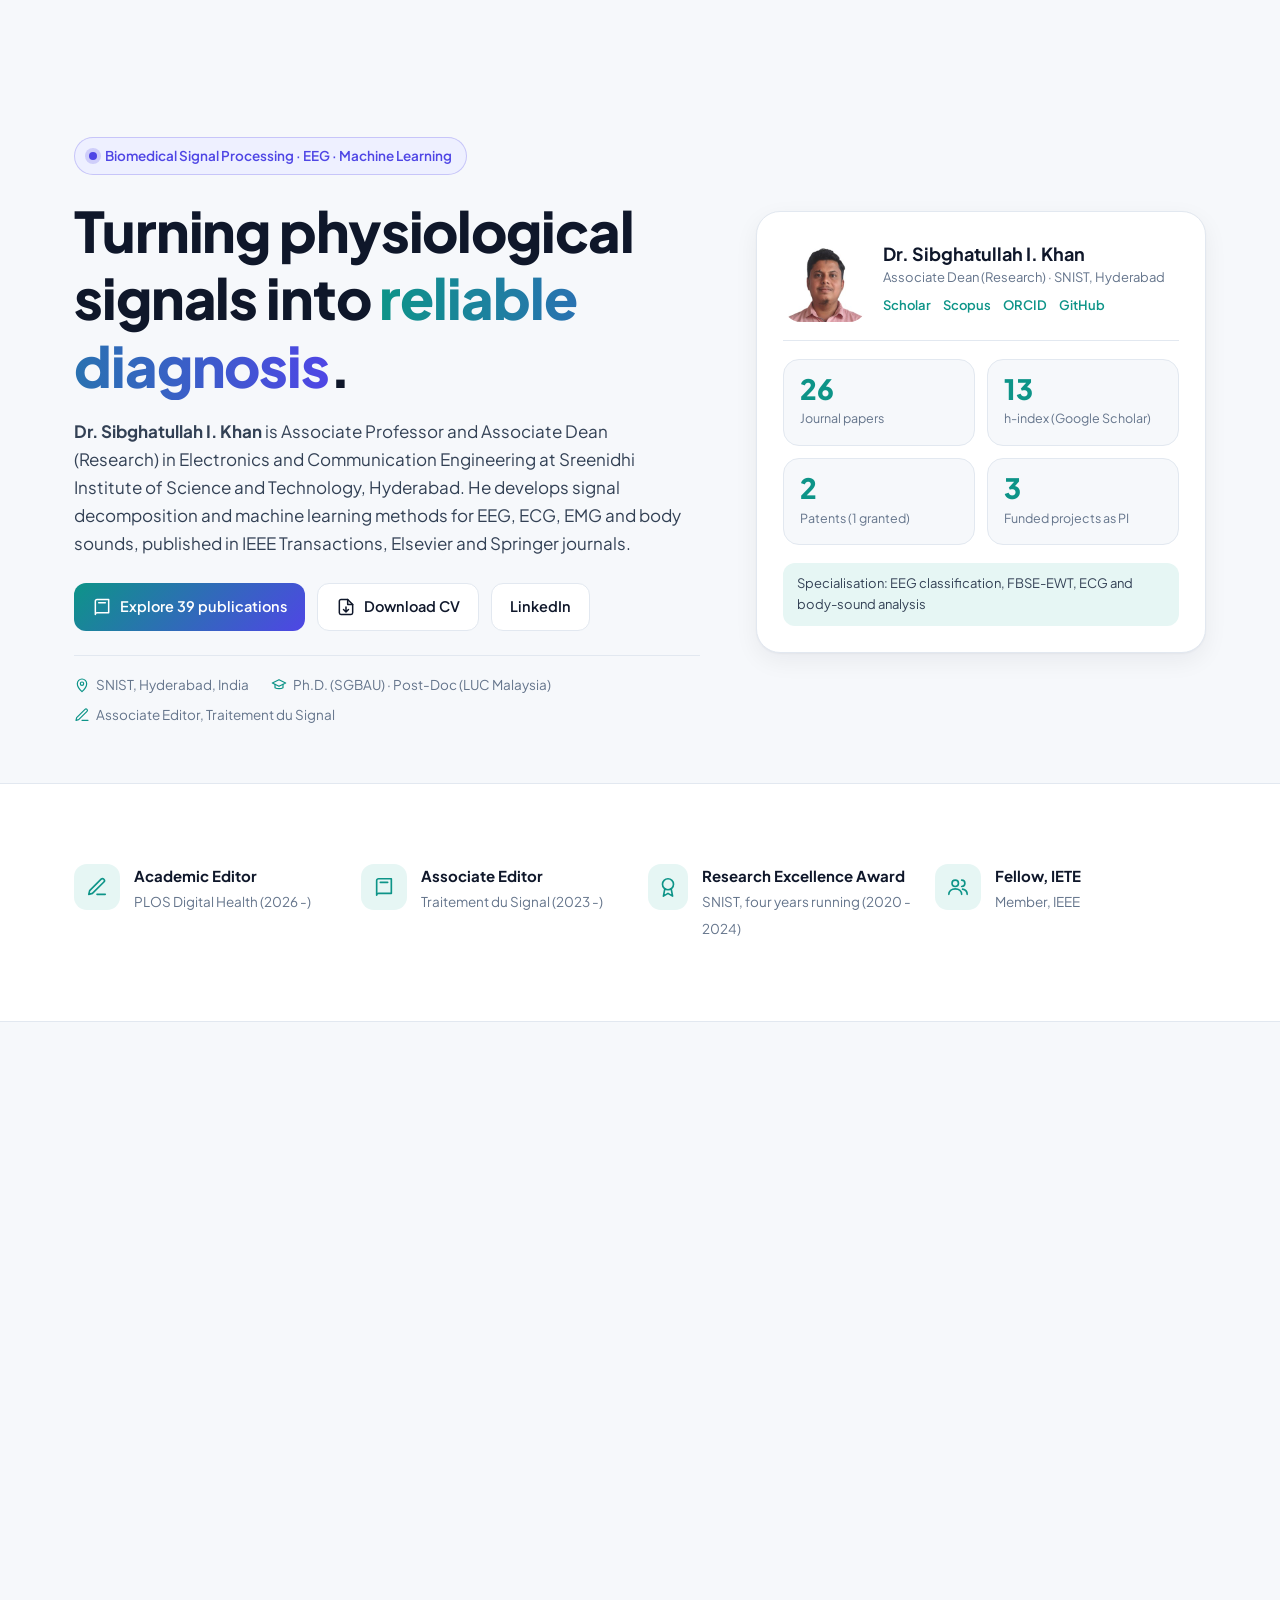
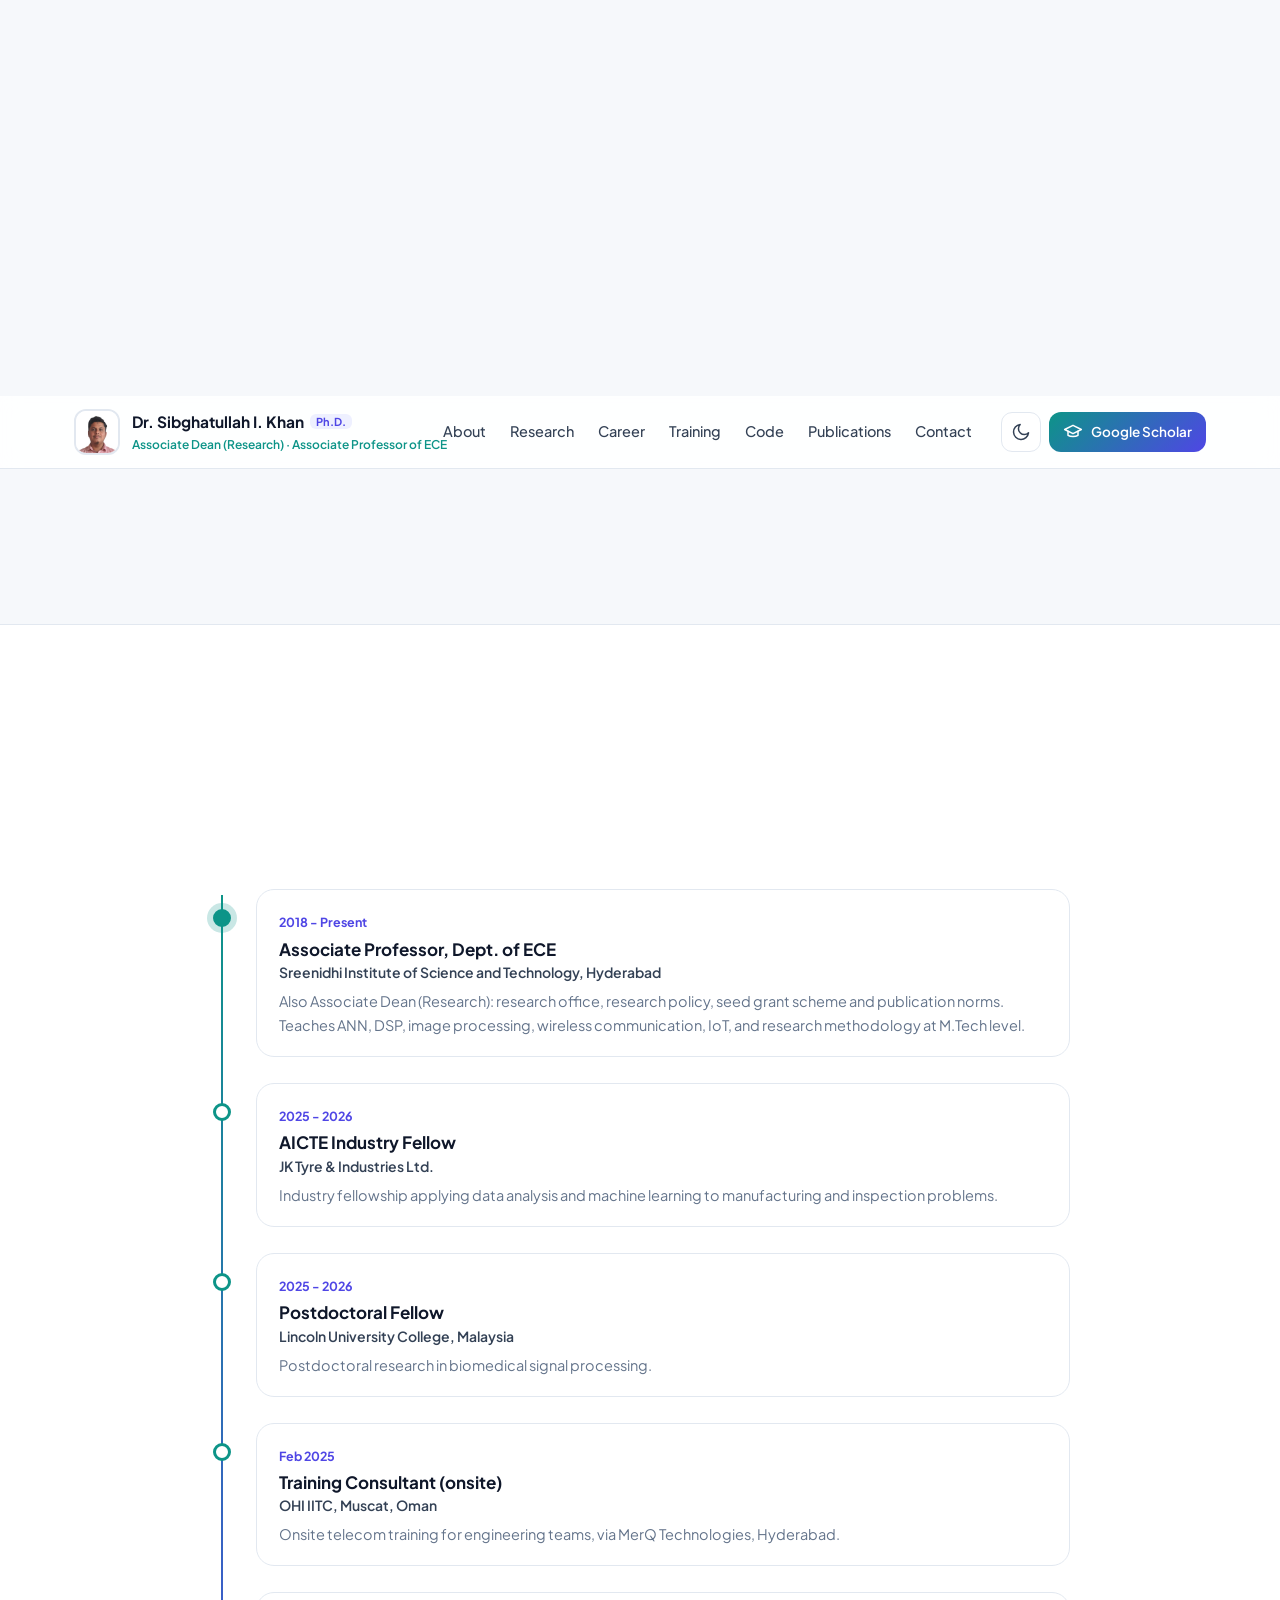
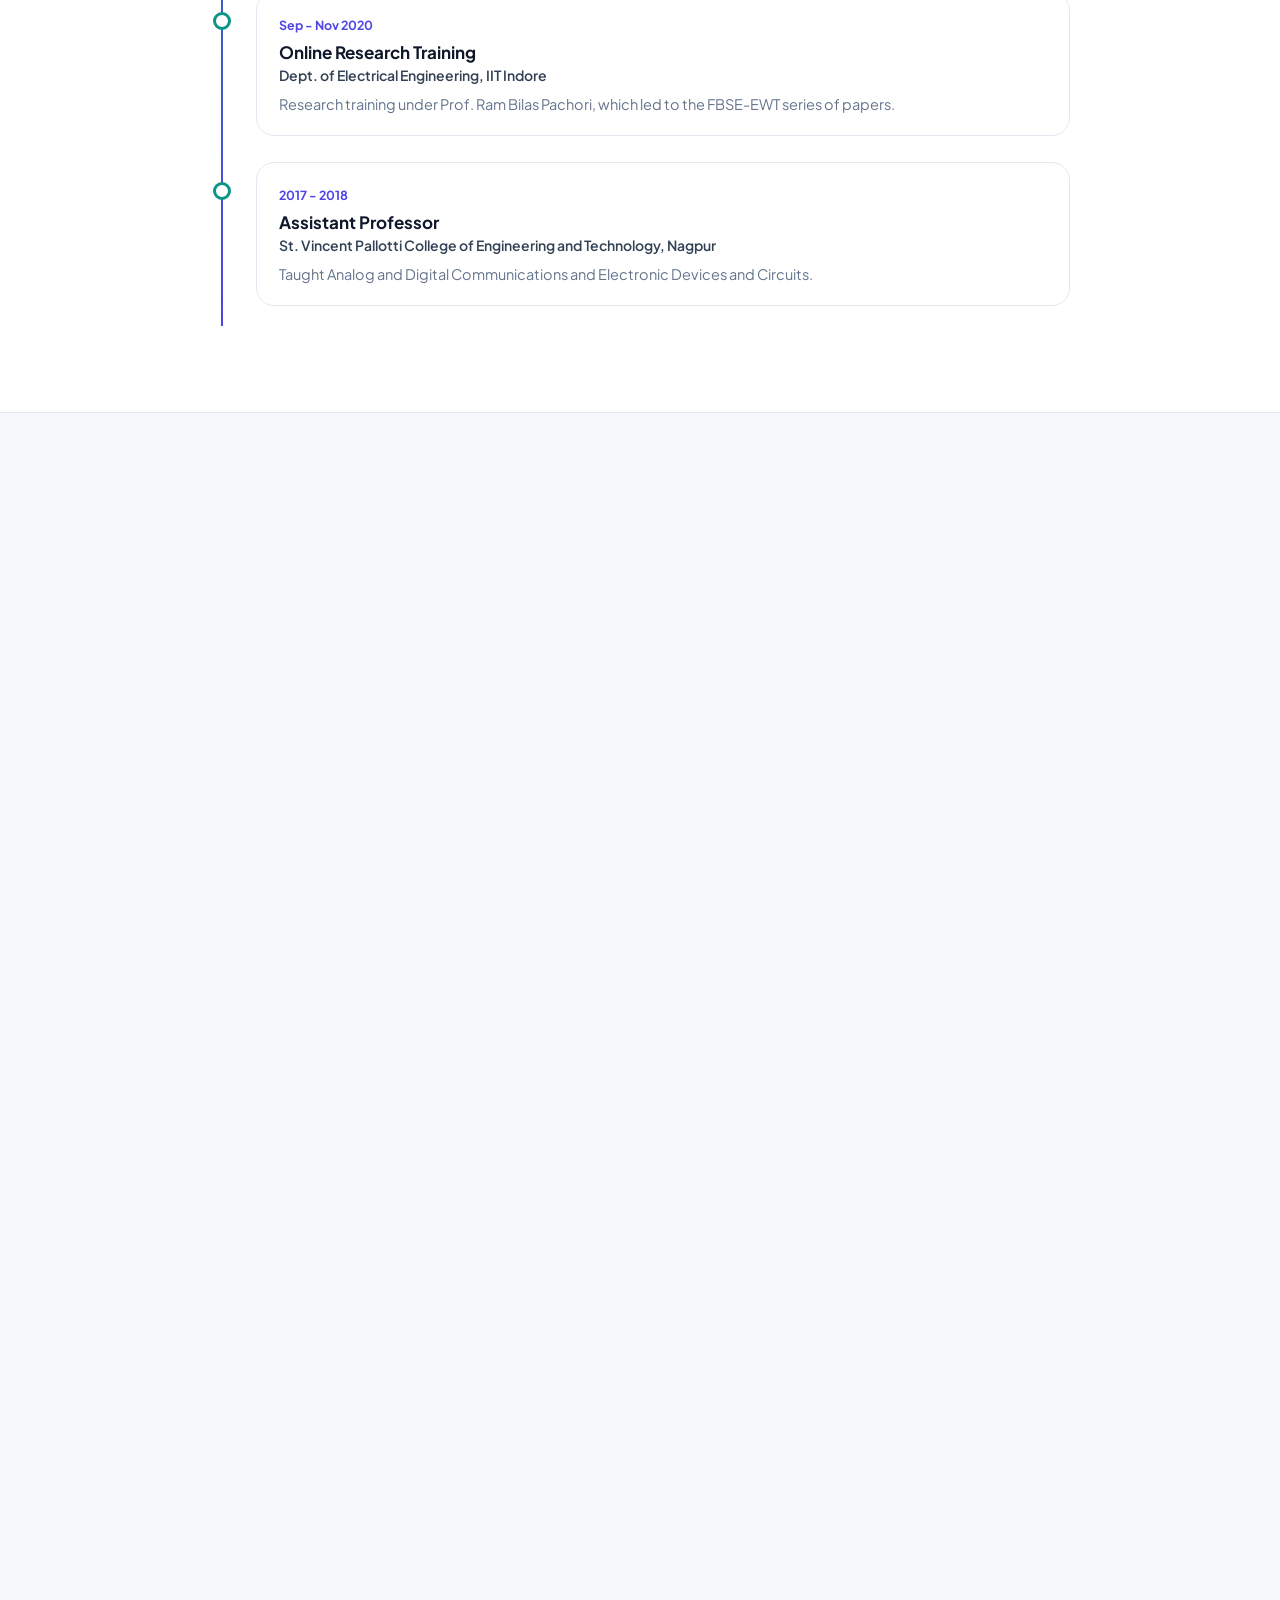
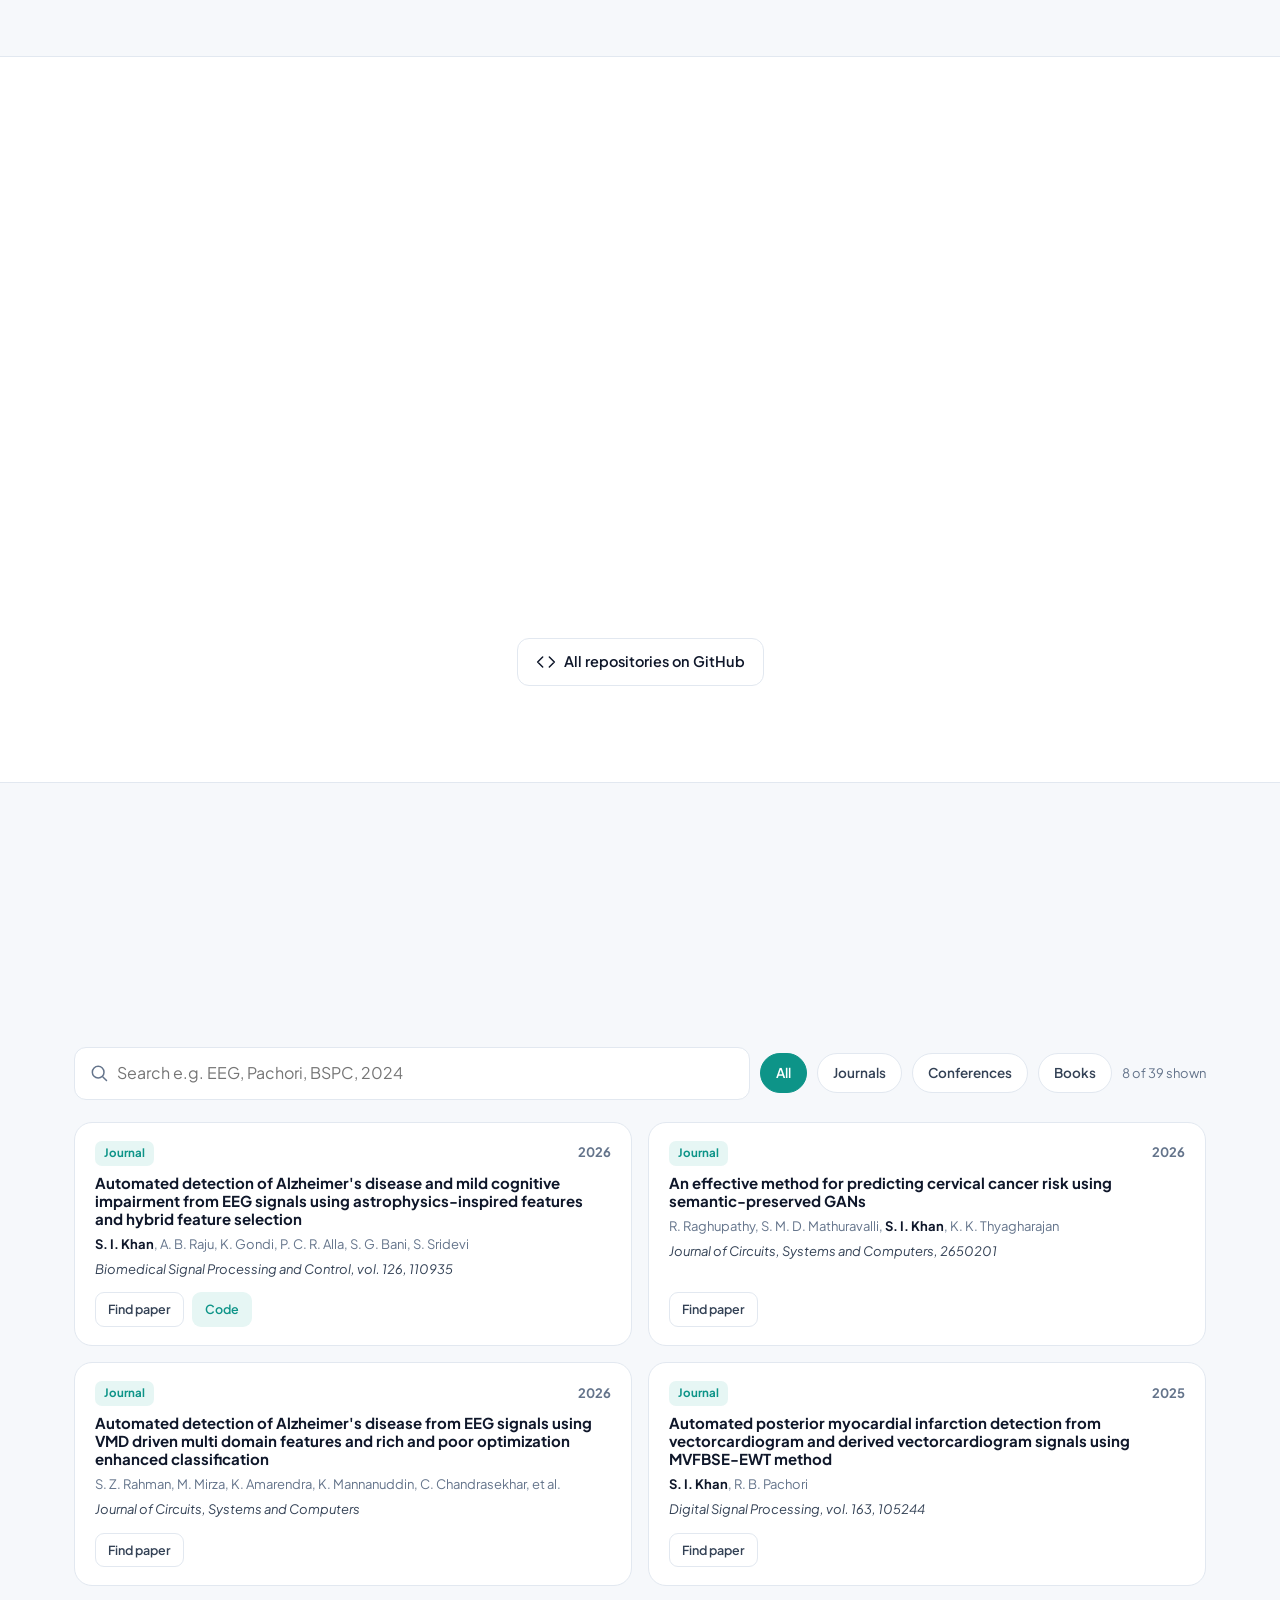
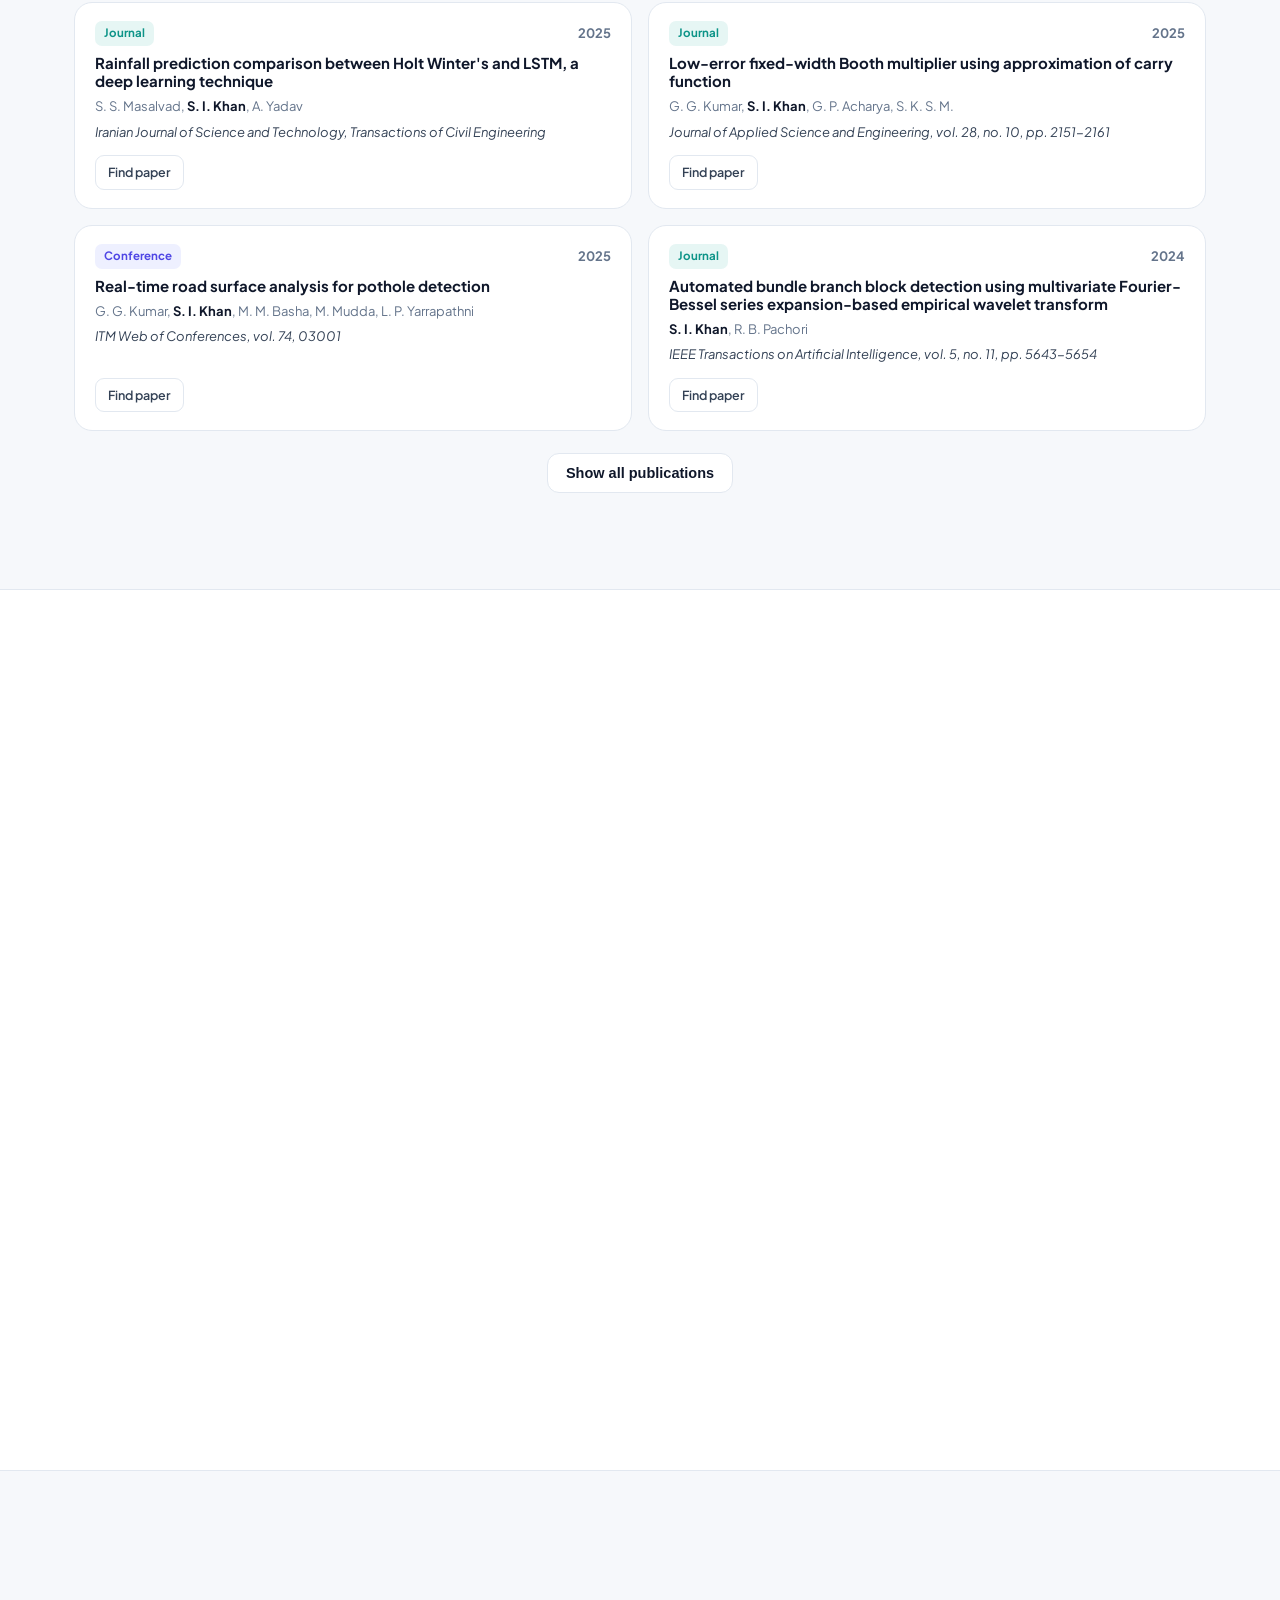
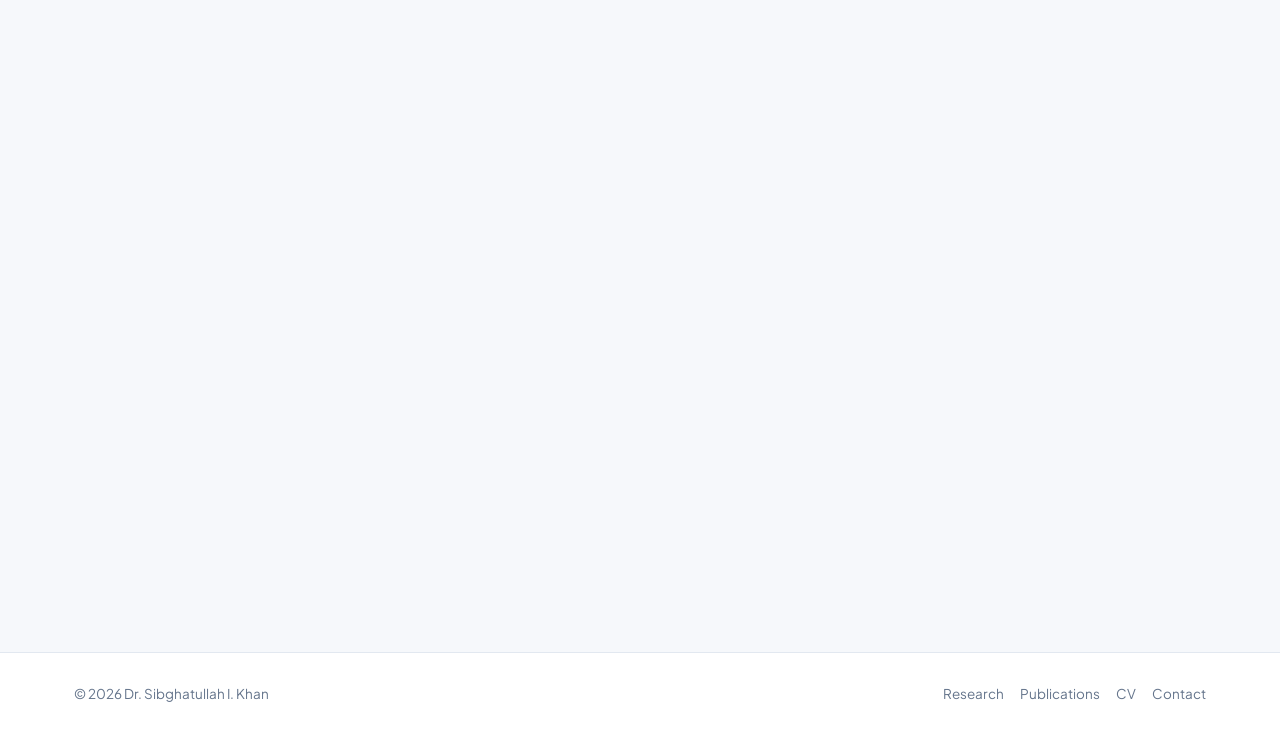
<file: code.html>
<!DOCTYPE html><html lang="en"><head><meta charset="utf-8"><title>Redirecting</title><link rel="canonical" href="https://sibghatullahkhan.com/#code"><meta http-equiv="refresh" content="0; url=/#code"></head><body><a href="/#code">Continue</a></body></html>
</file>
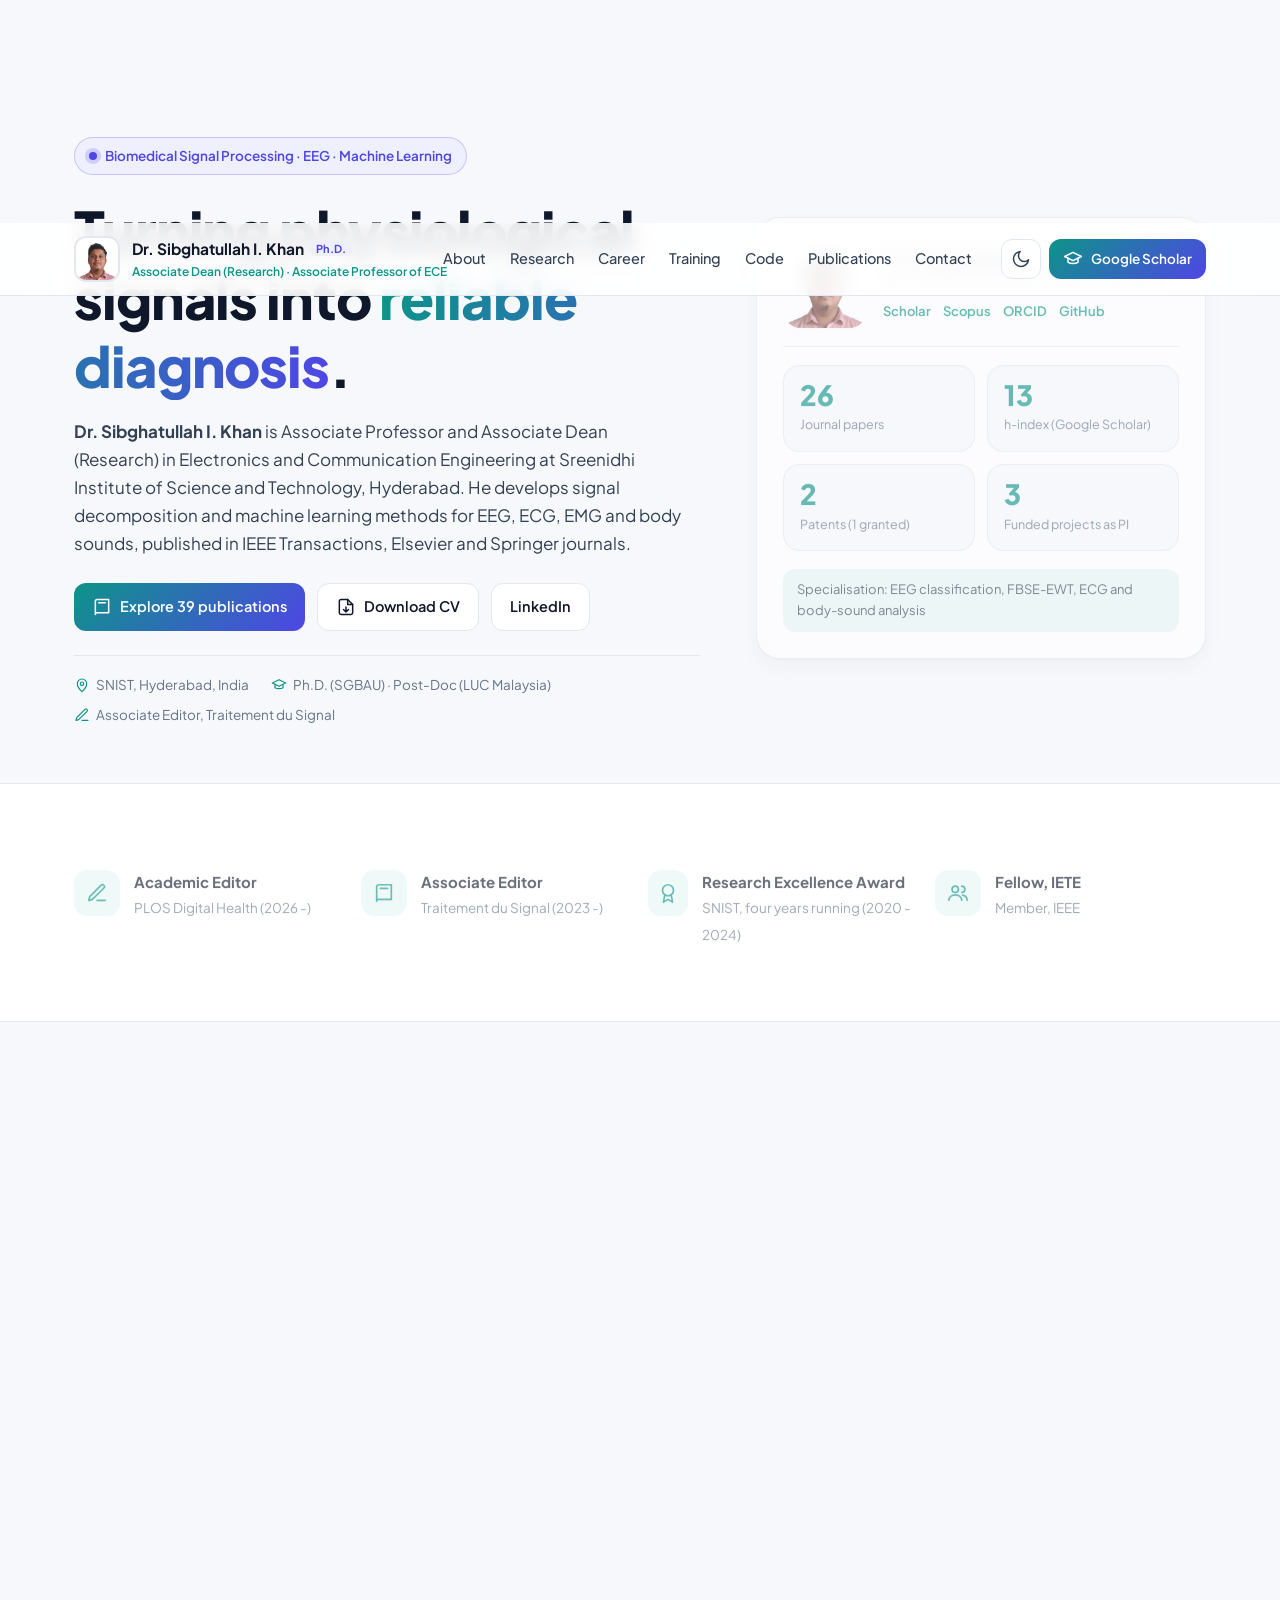
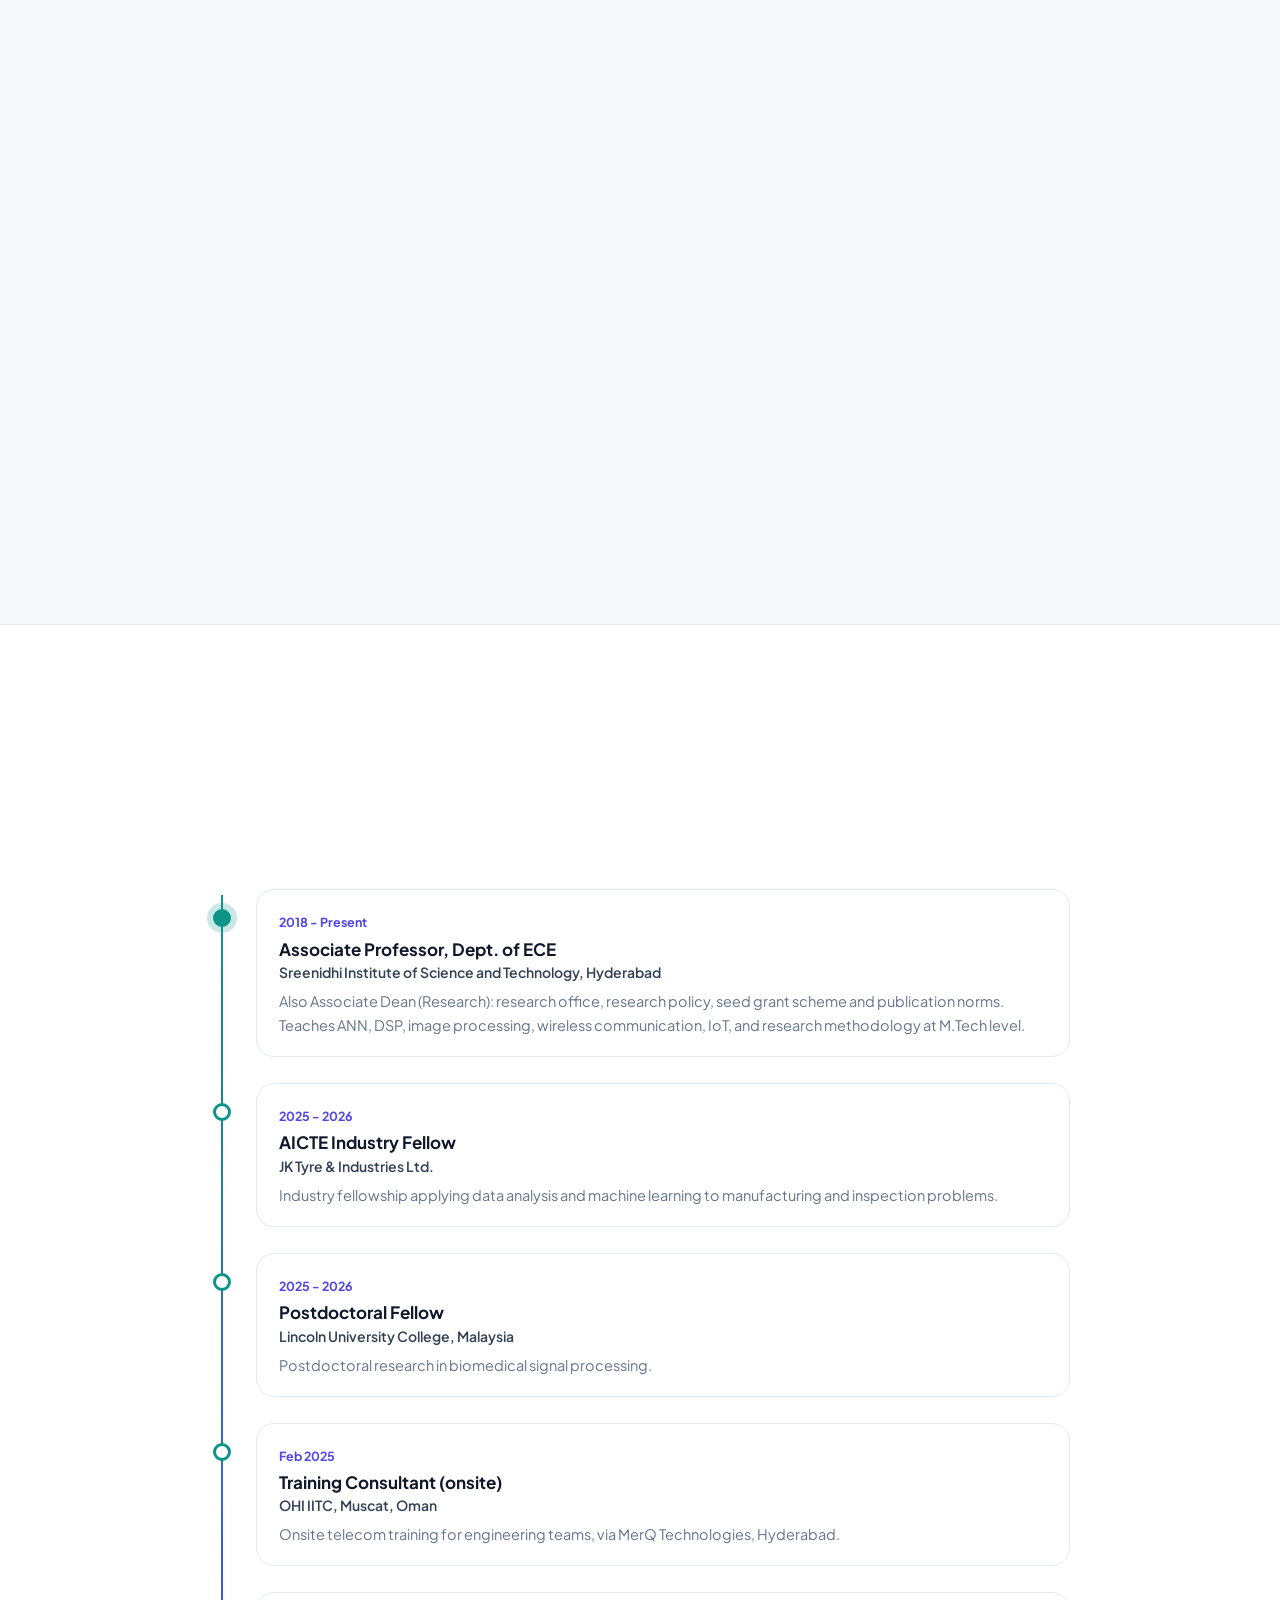
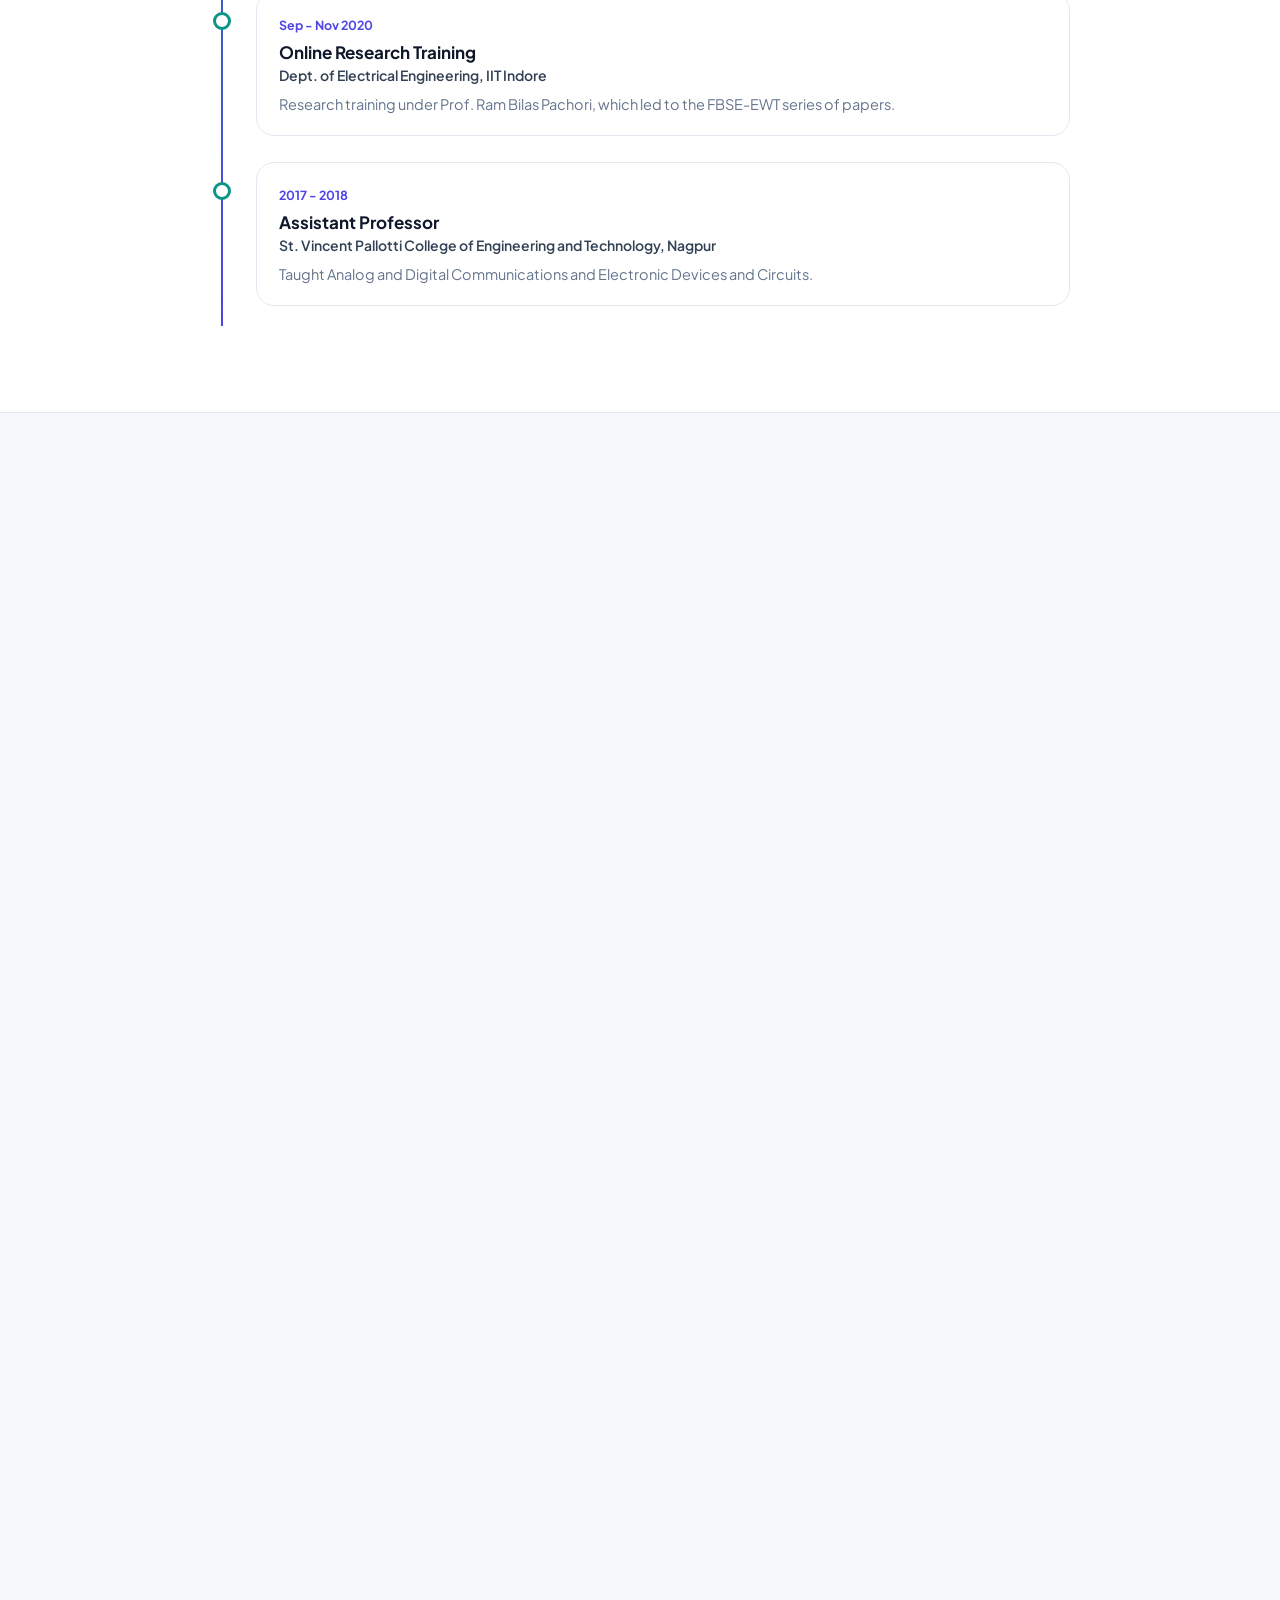
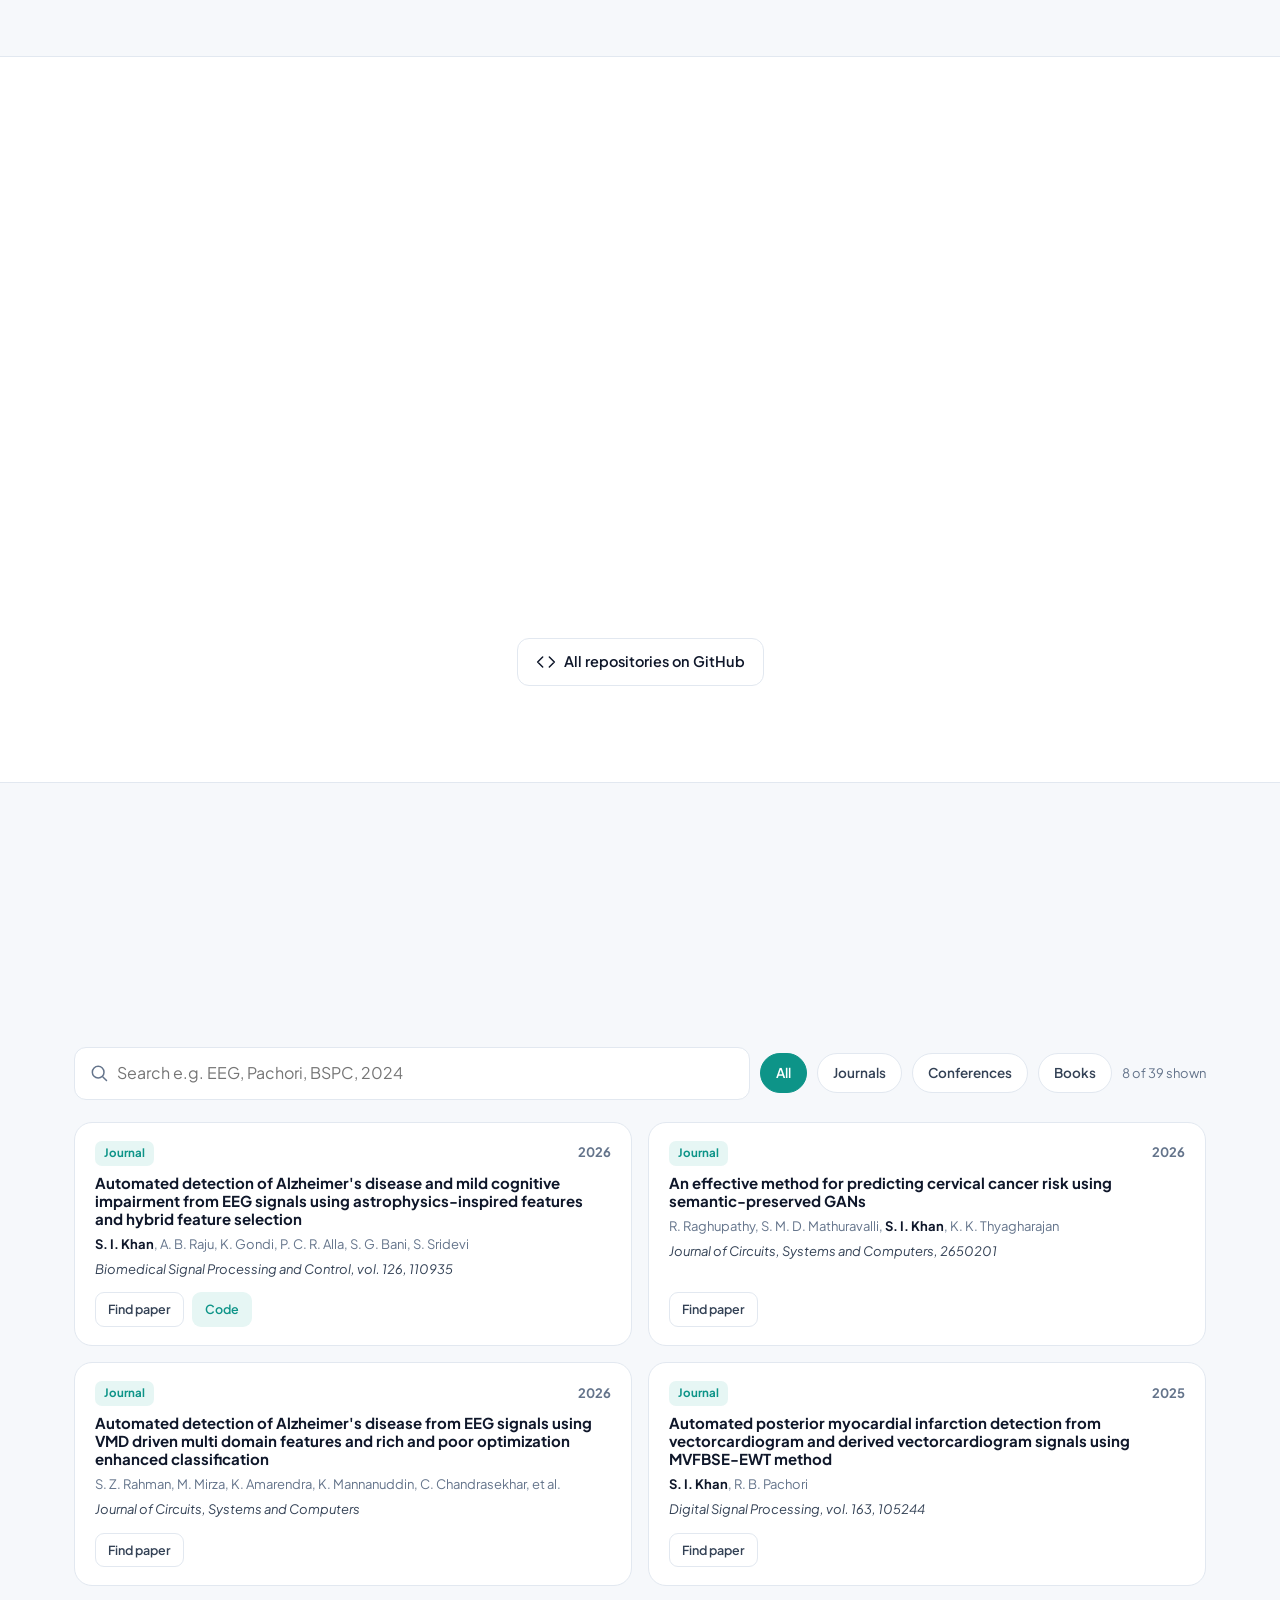
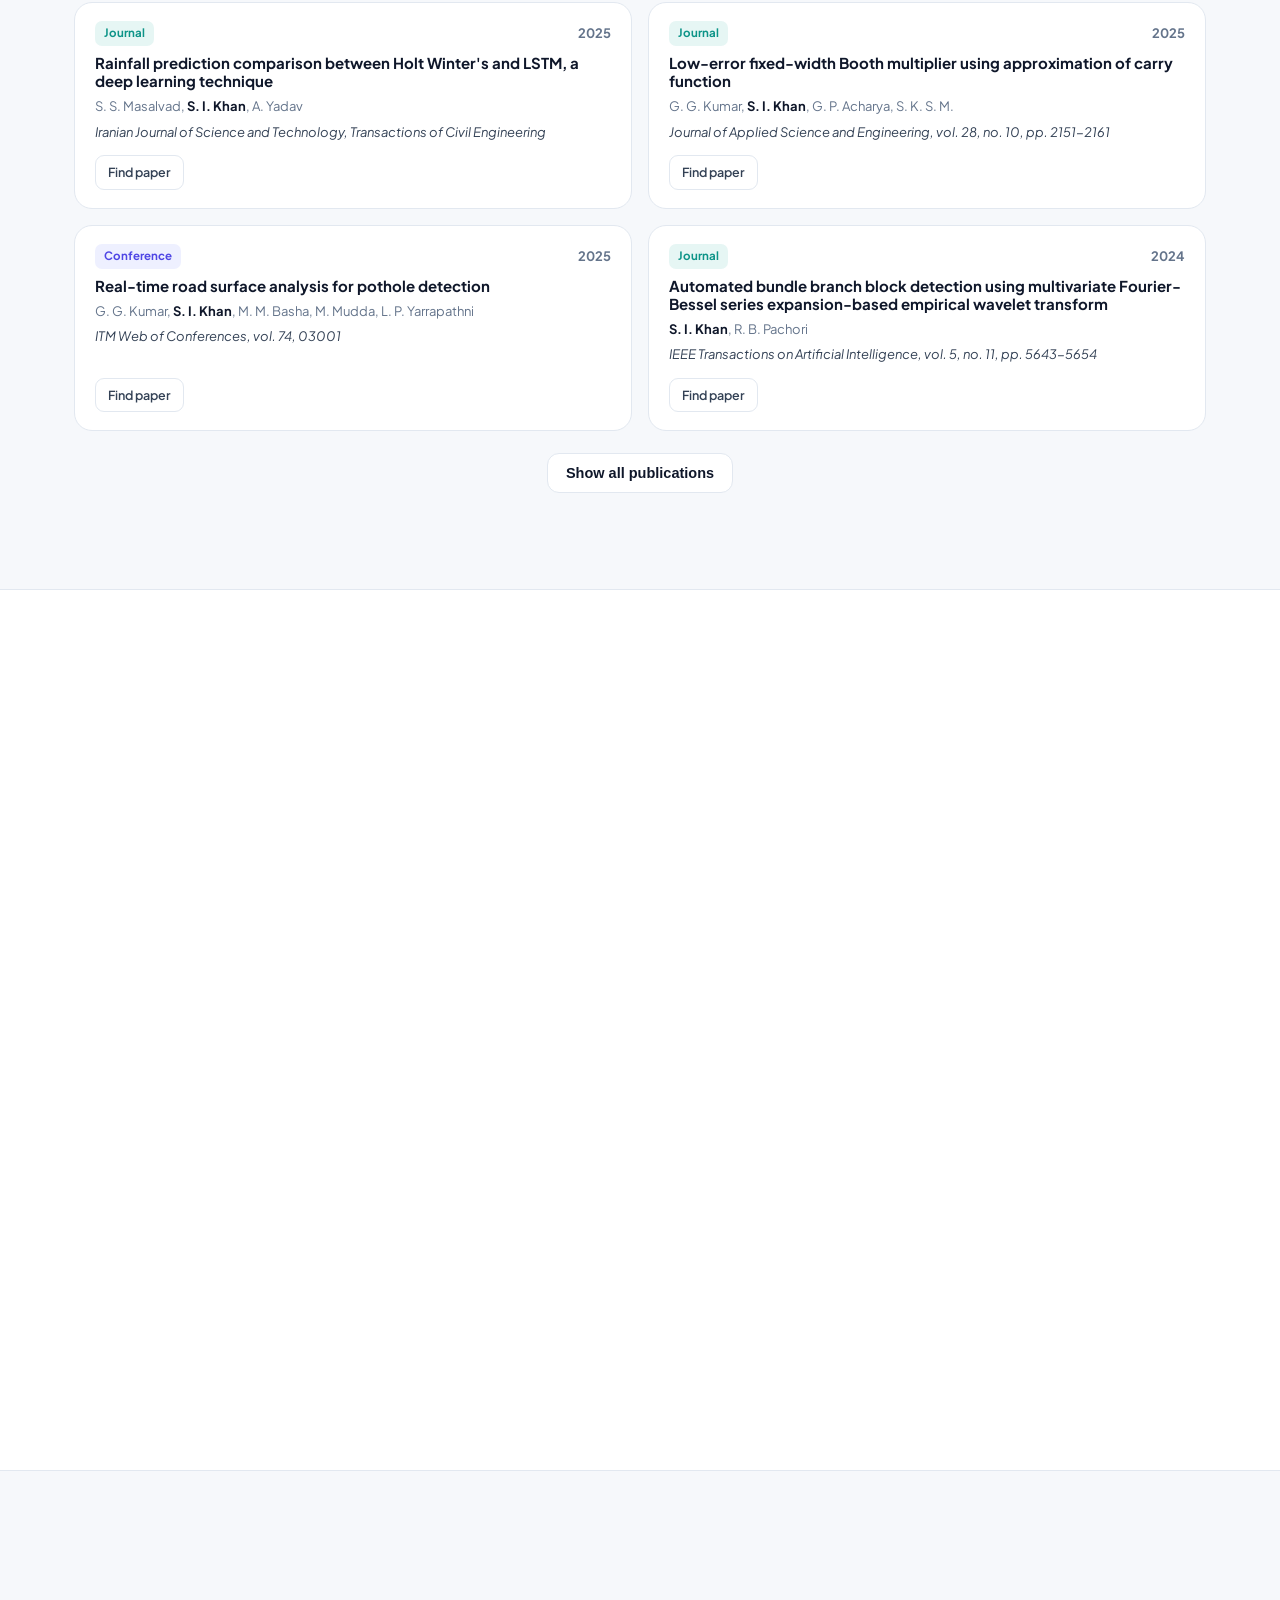
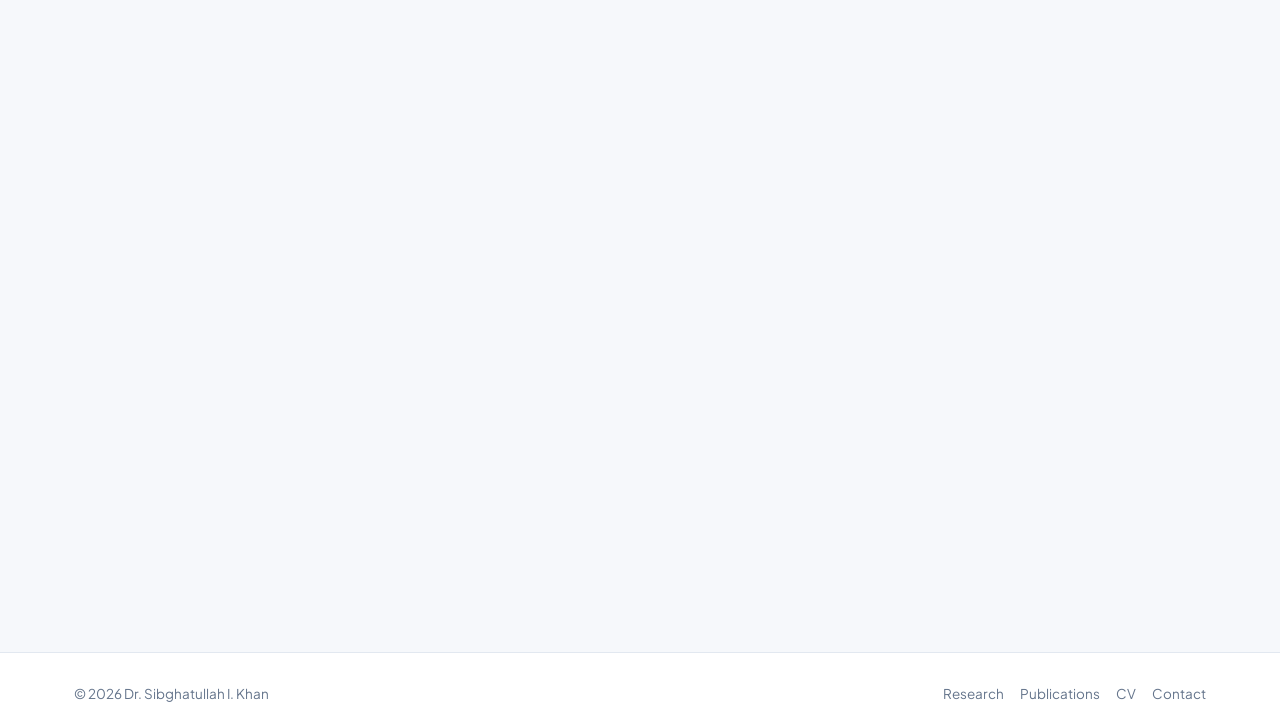
<file: cv.html>
<!DOCTYPE html><html lang="en"><head><meta charset="utf-8"><title>Redirecting</title><link rel="canonical" href="https://sibghatullahkhan.com/#about"><meta http-equiv="refresh" content="0; url=/#about"></head><body><a href="/#about">Continue</a></body></html>
</file>
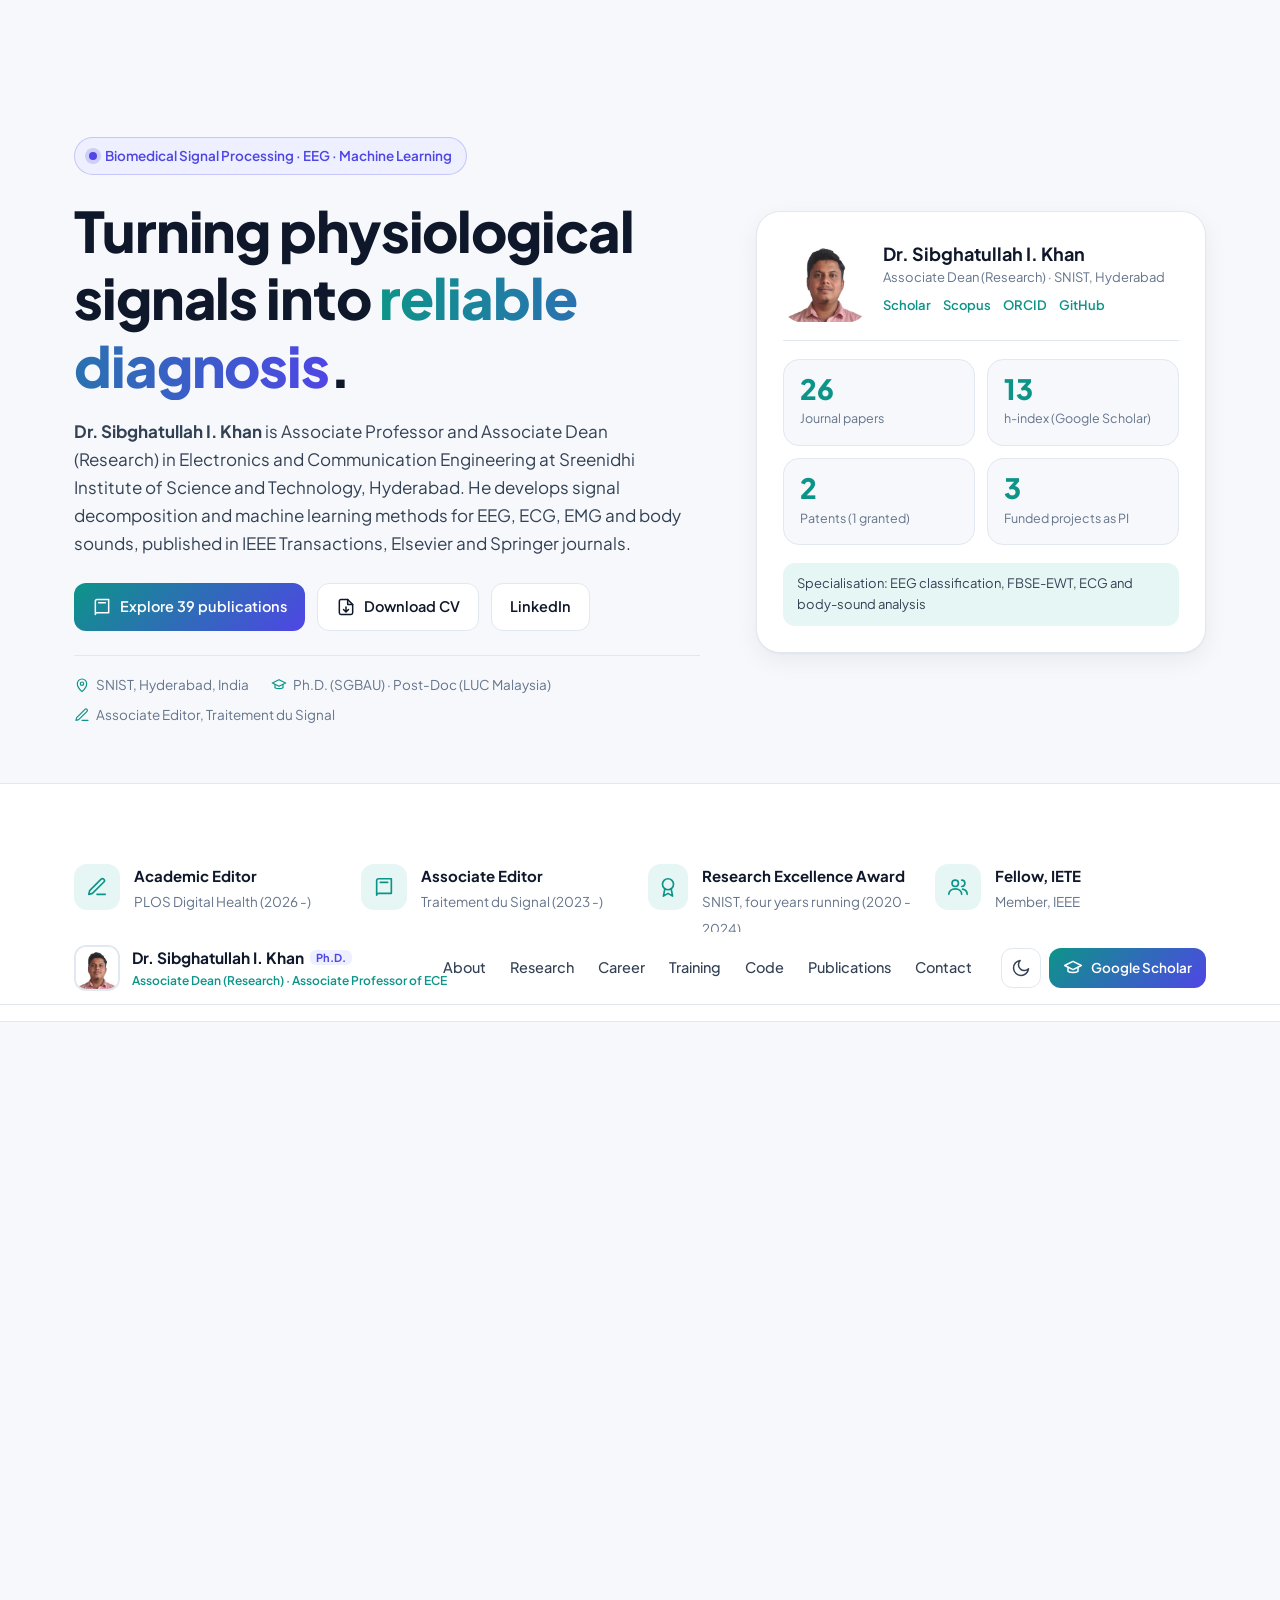
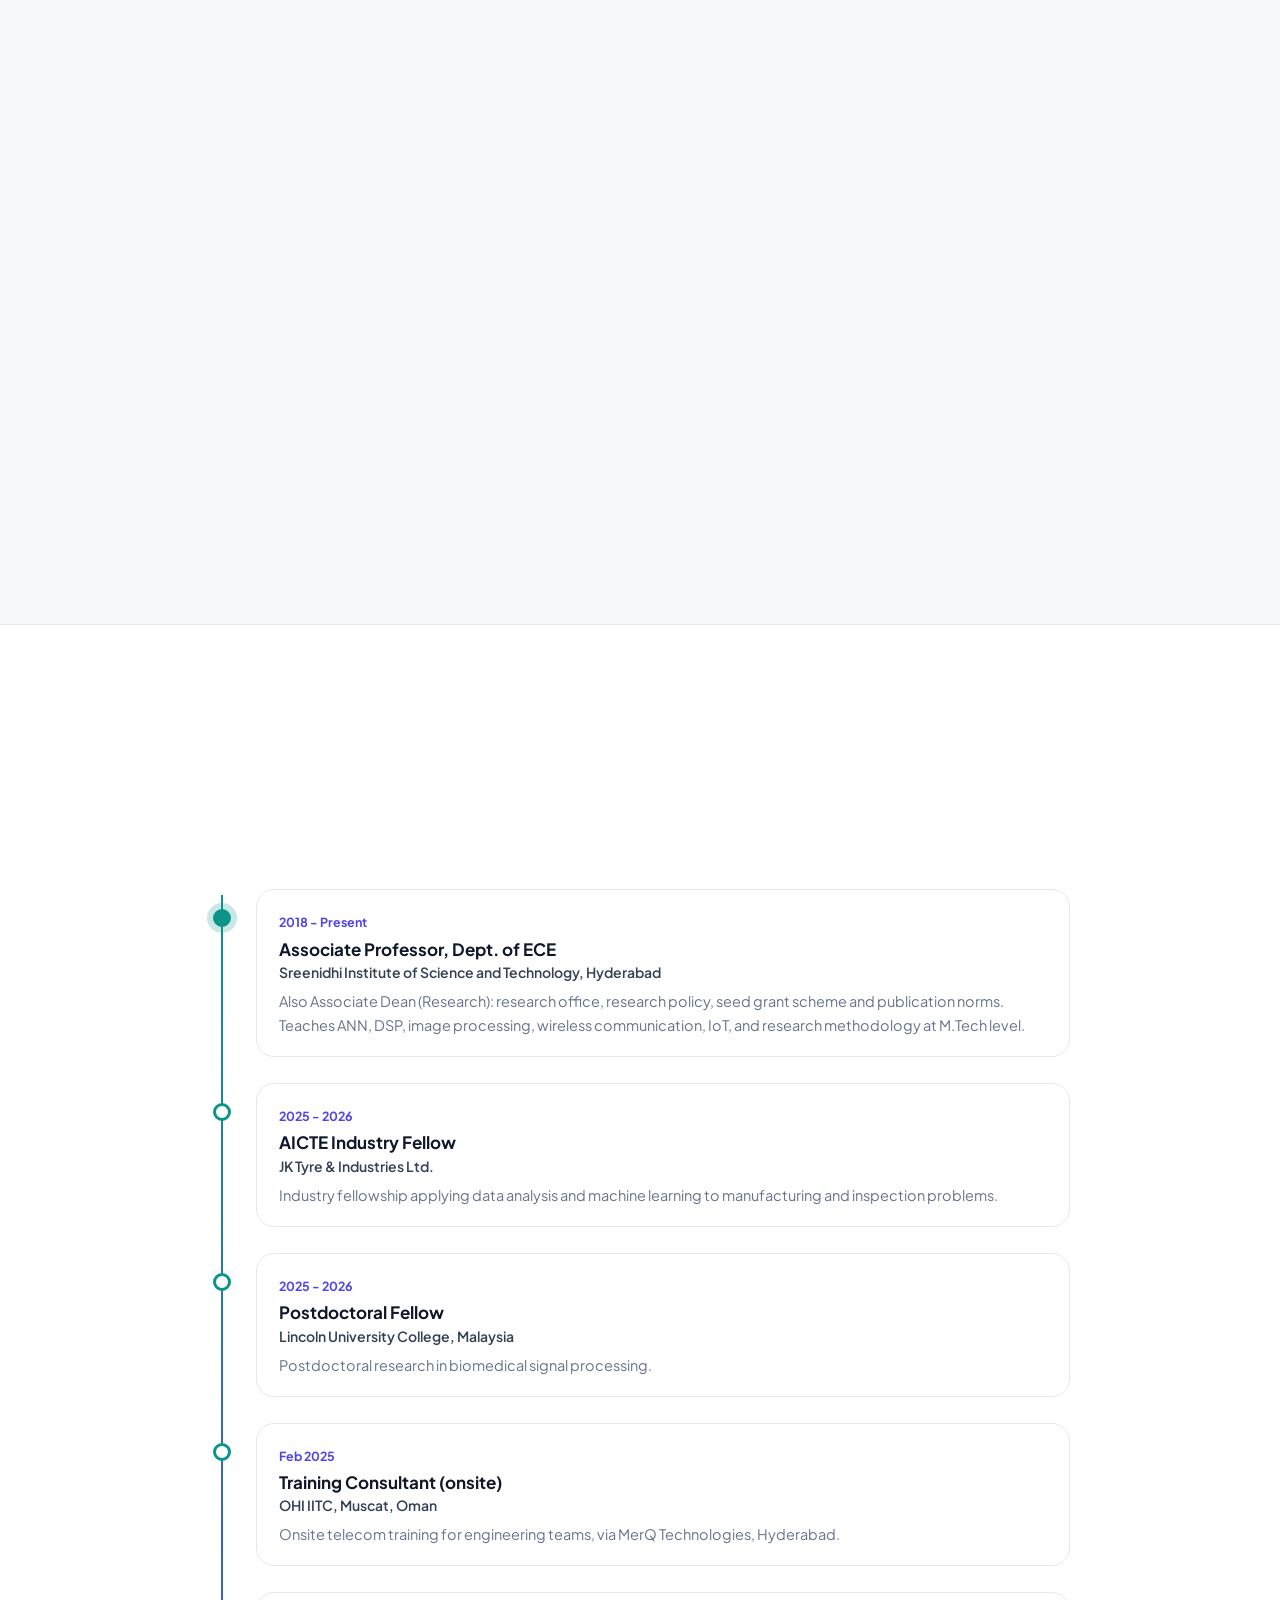
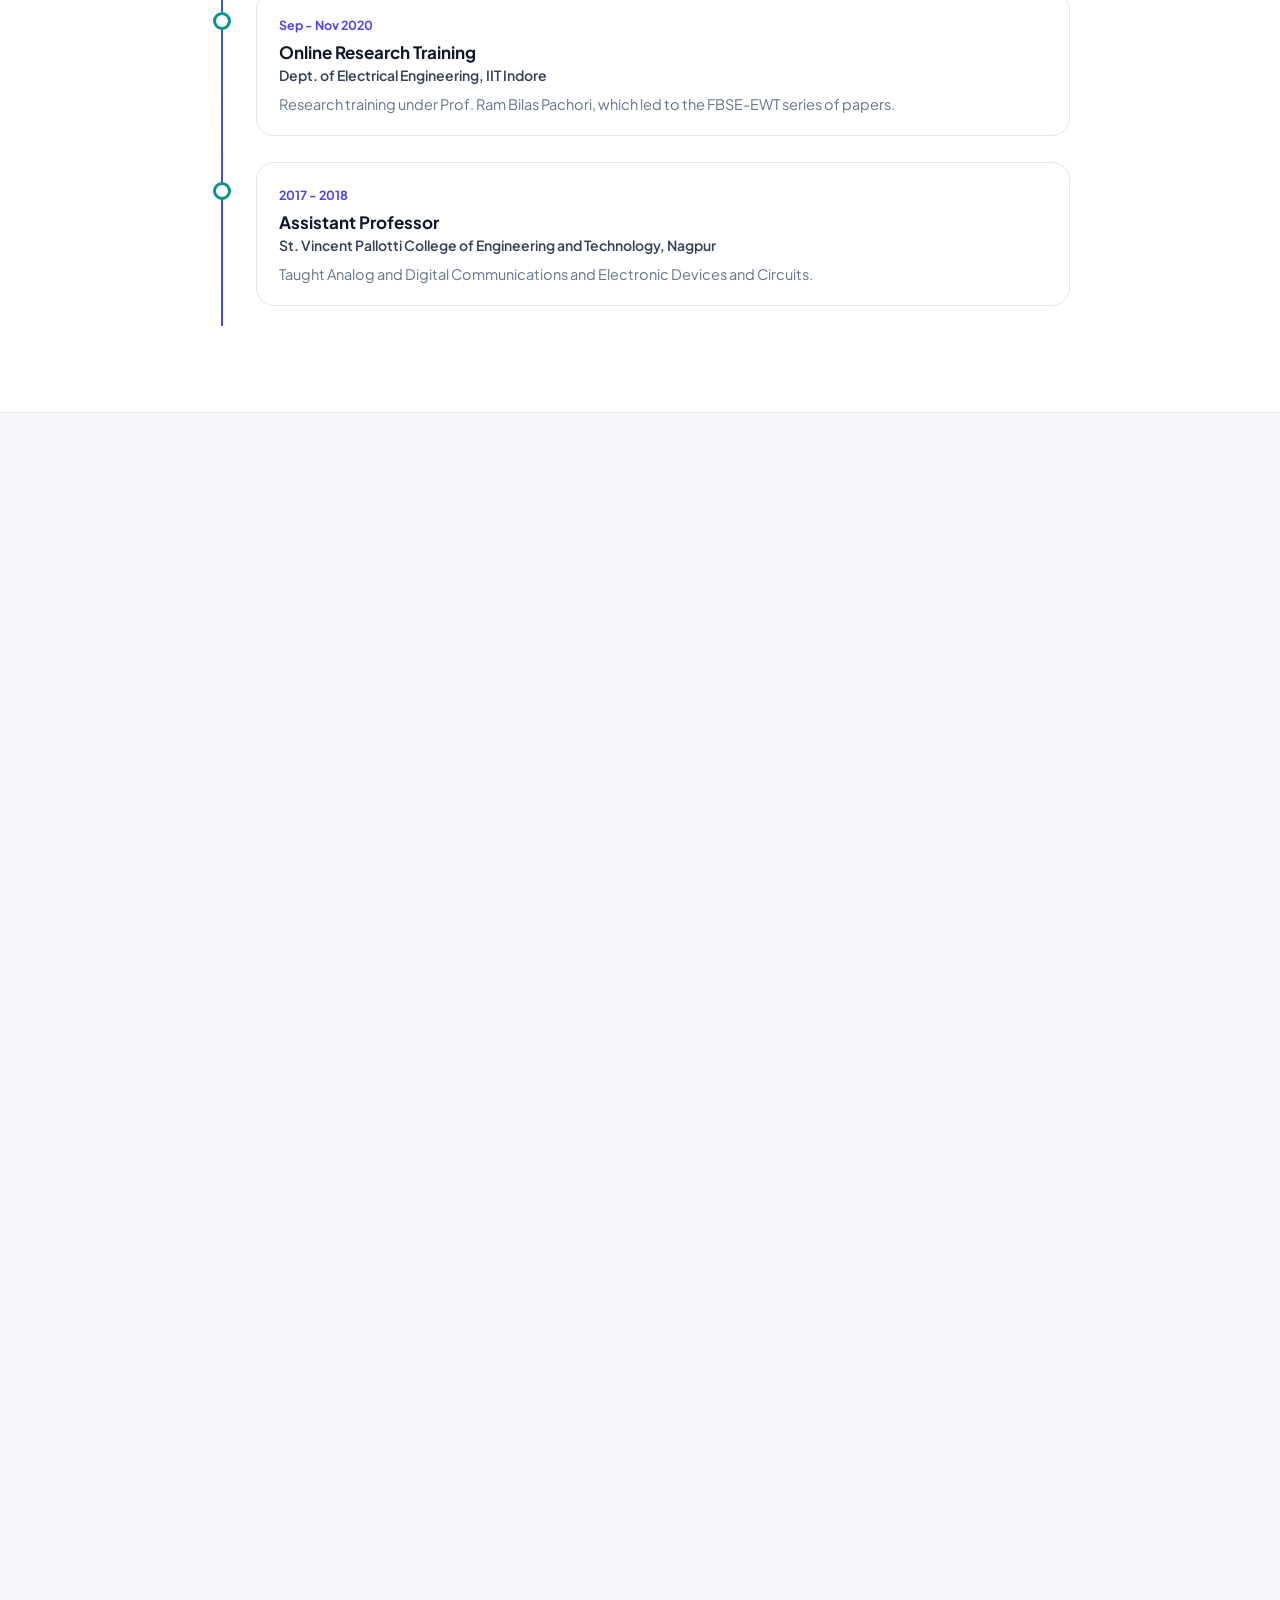
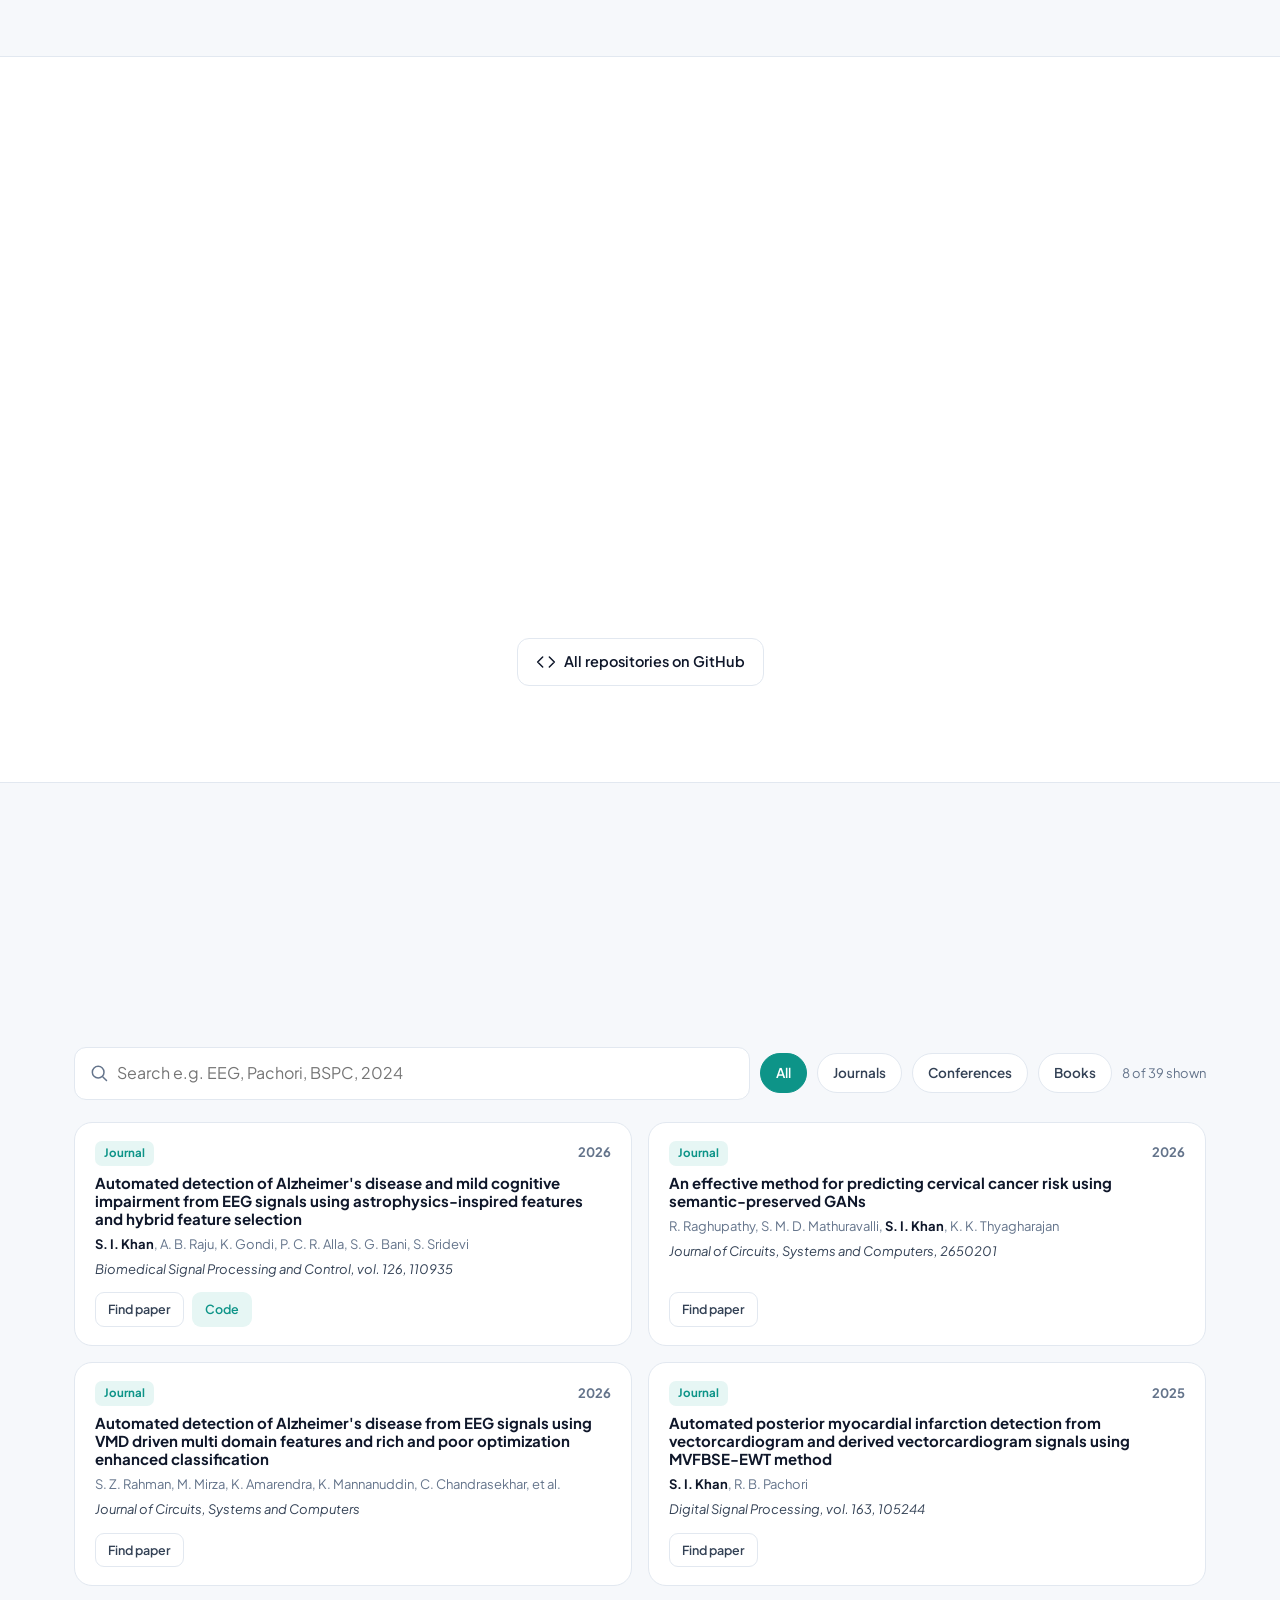
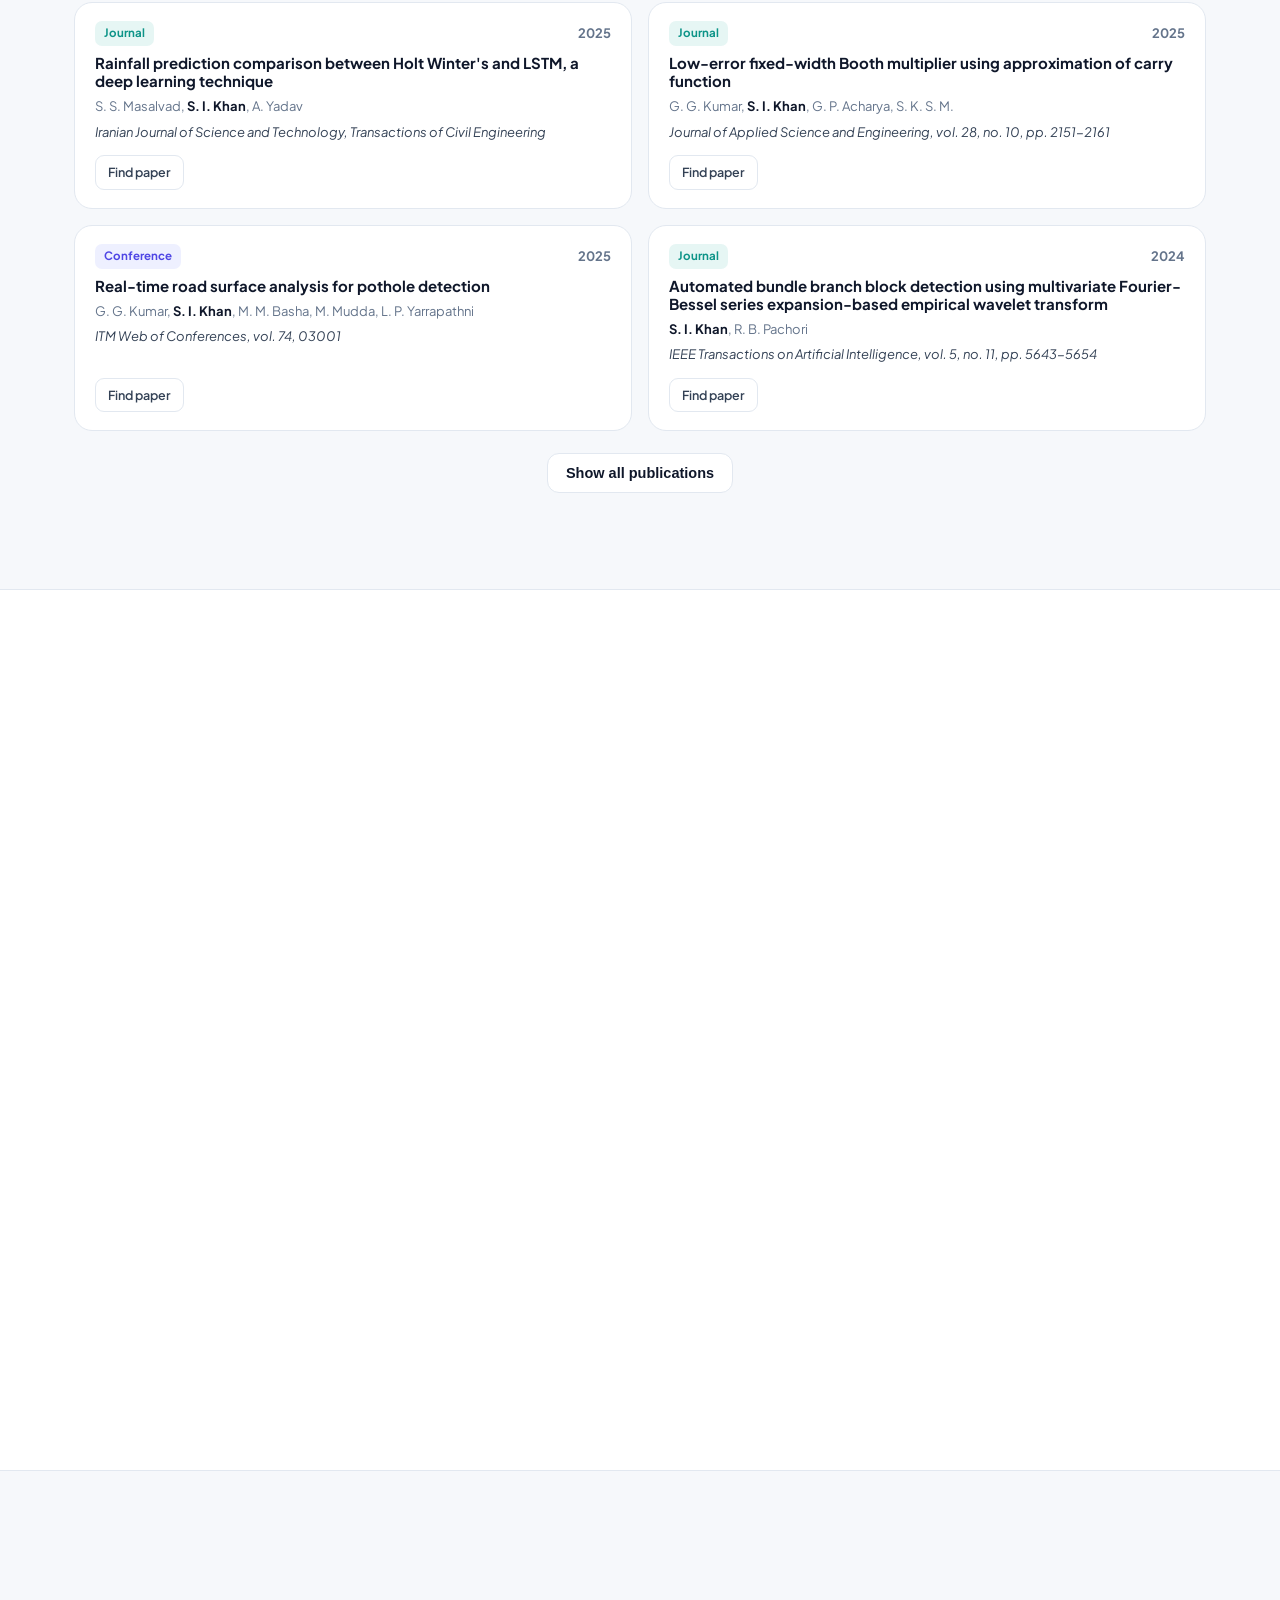
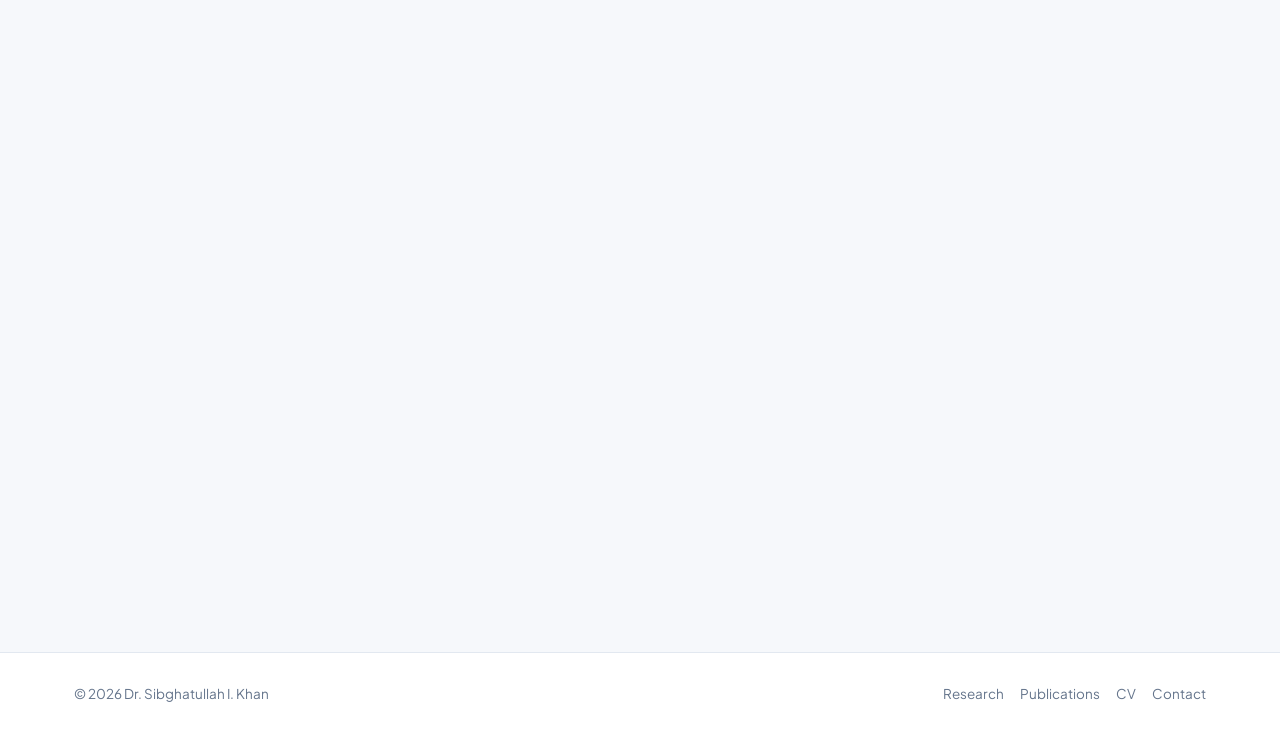
<file: publications.html>
<!DOCTYPE html><html lang="en"><head><meta charset="utf-8"><title>Redirecting</title><link rel="canonical" href="https://sibghatullahkhan.com/#publications"><meta http-equiv="refresh" content="0; url=/#publications"></head><body><a href="/#publications">Continue</a></body></html>
</file>
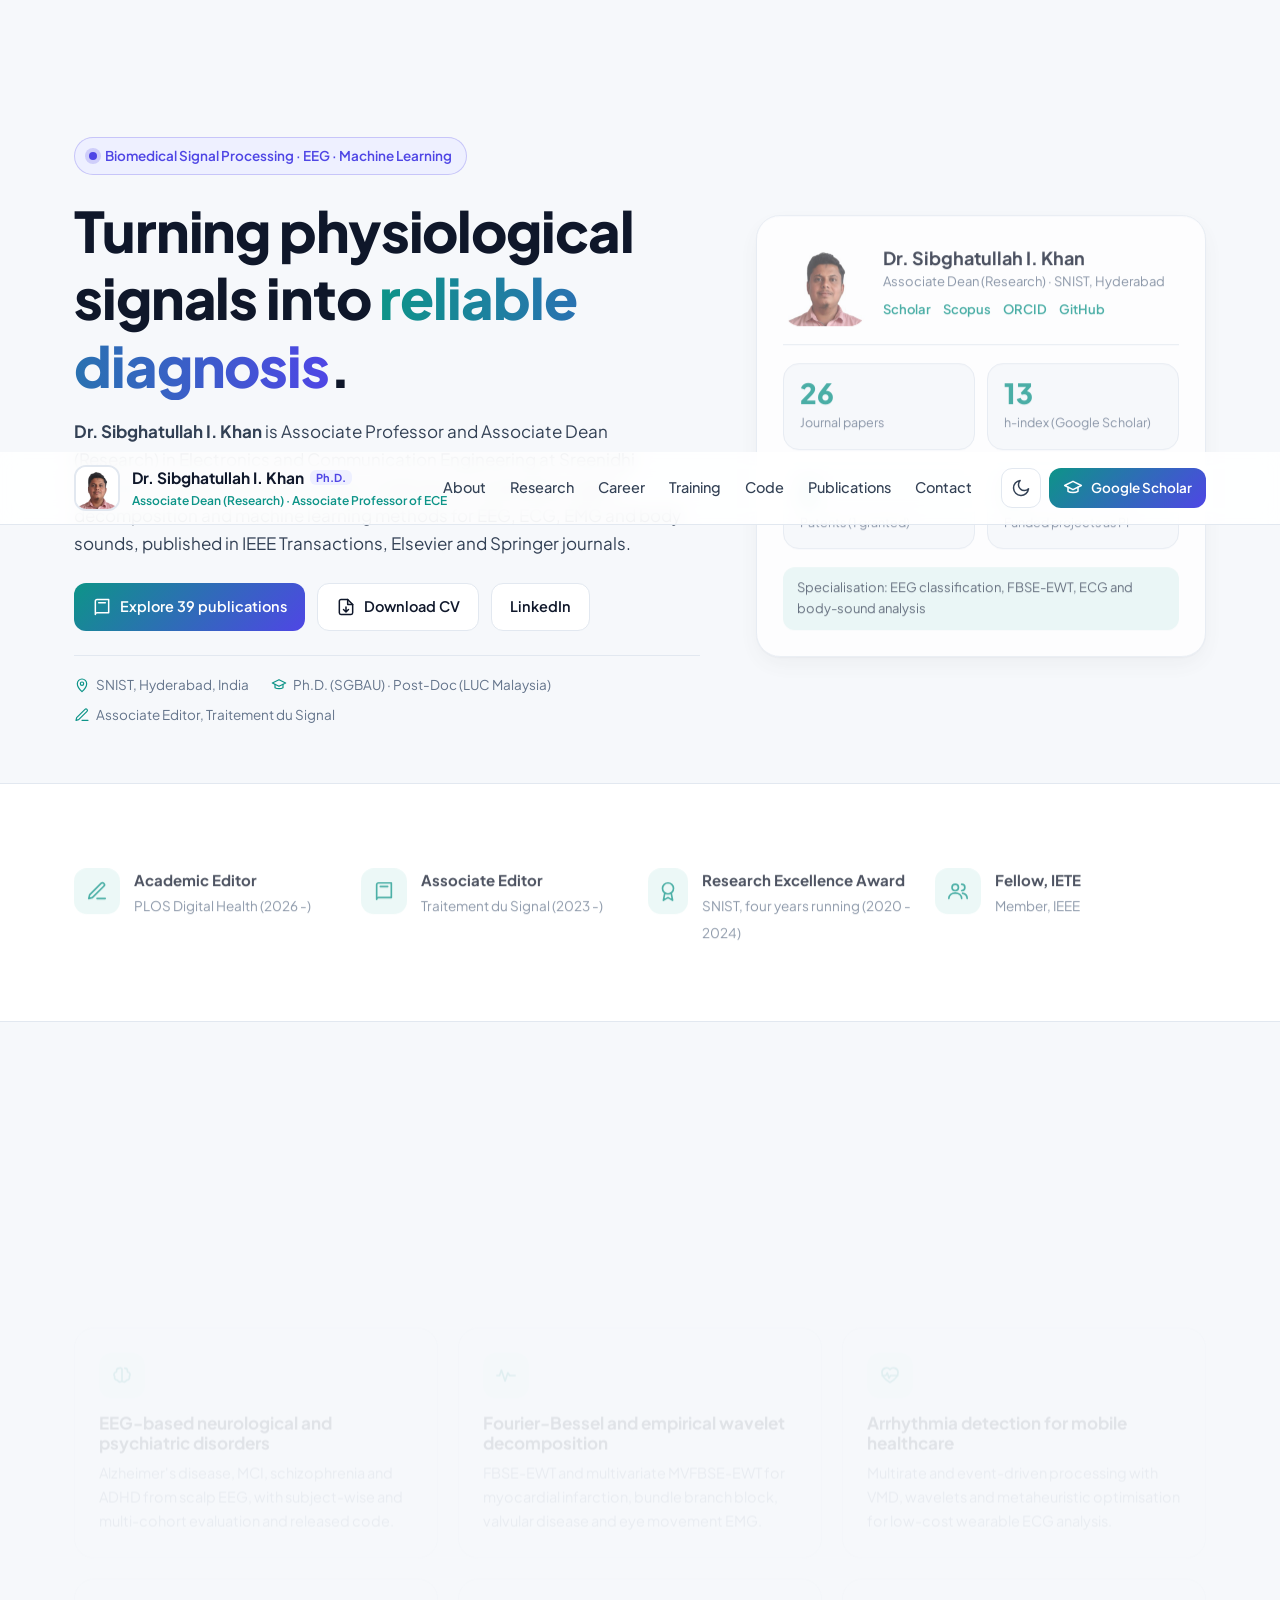
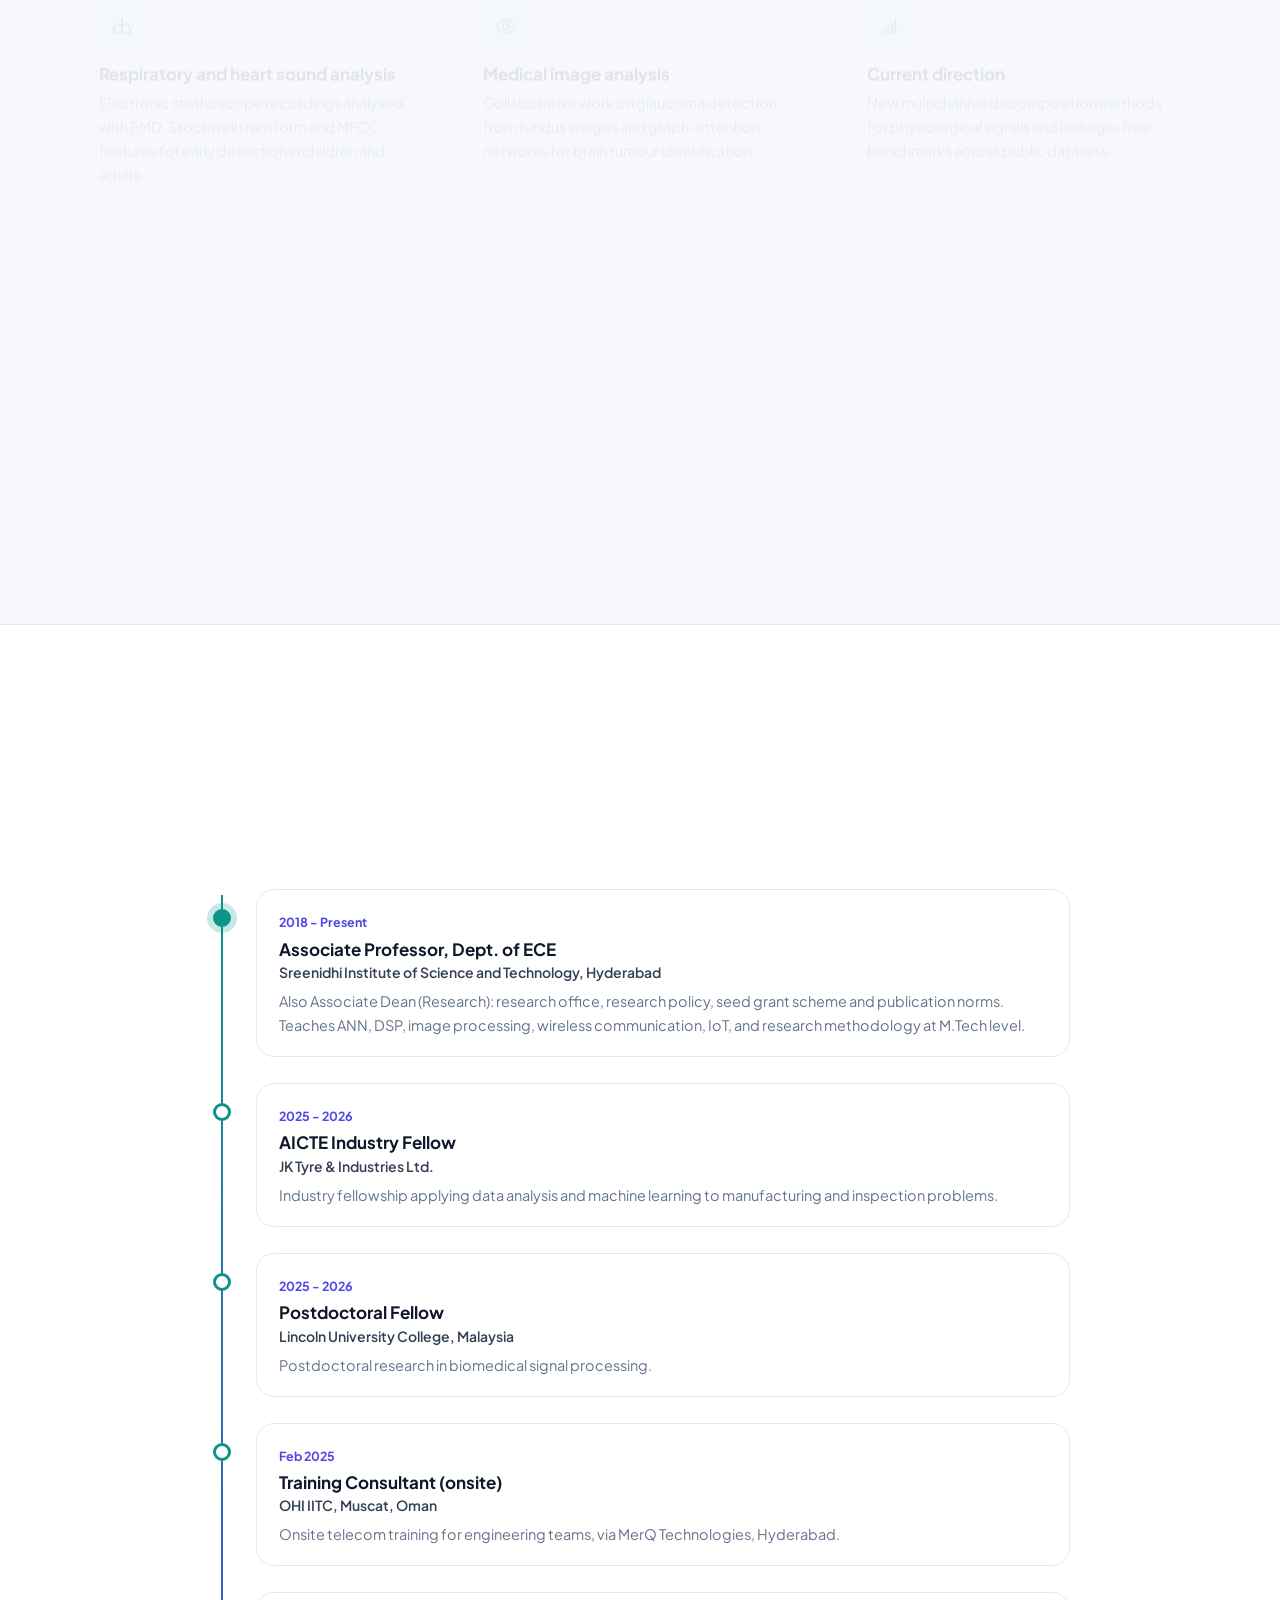
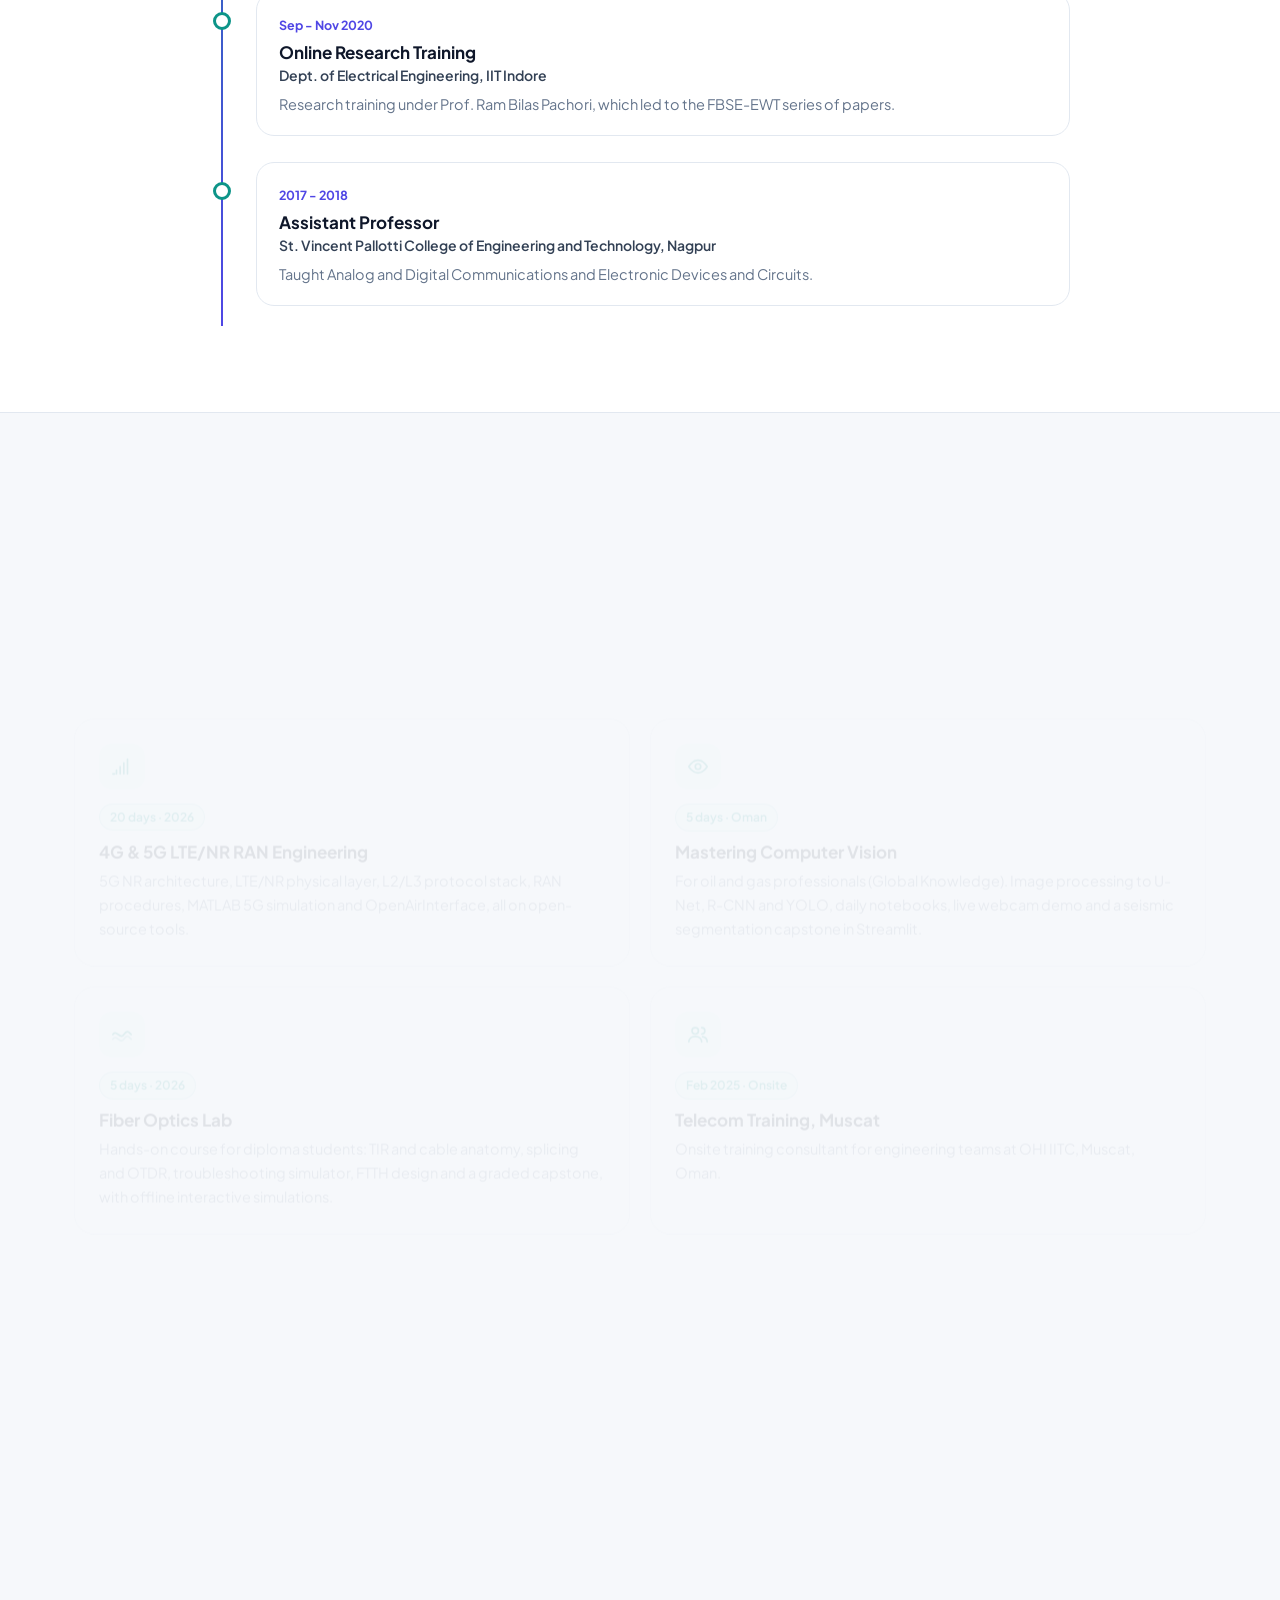
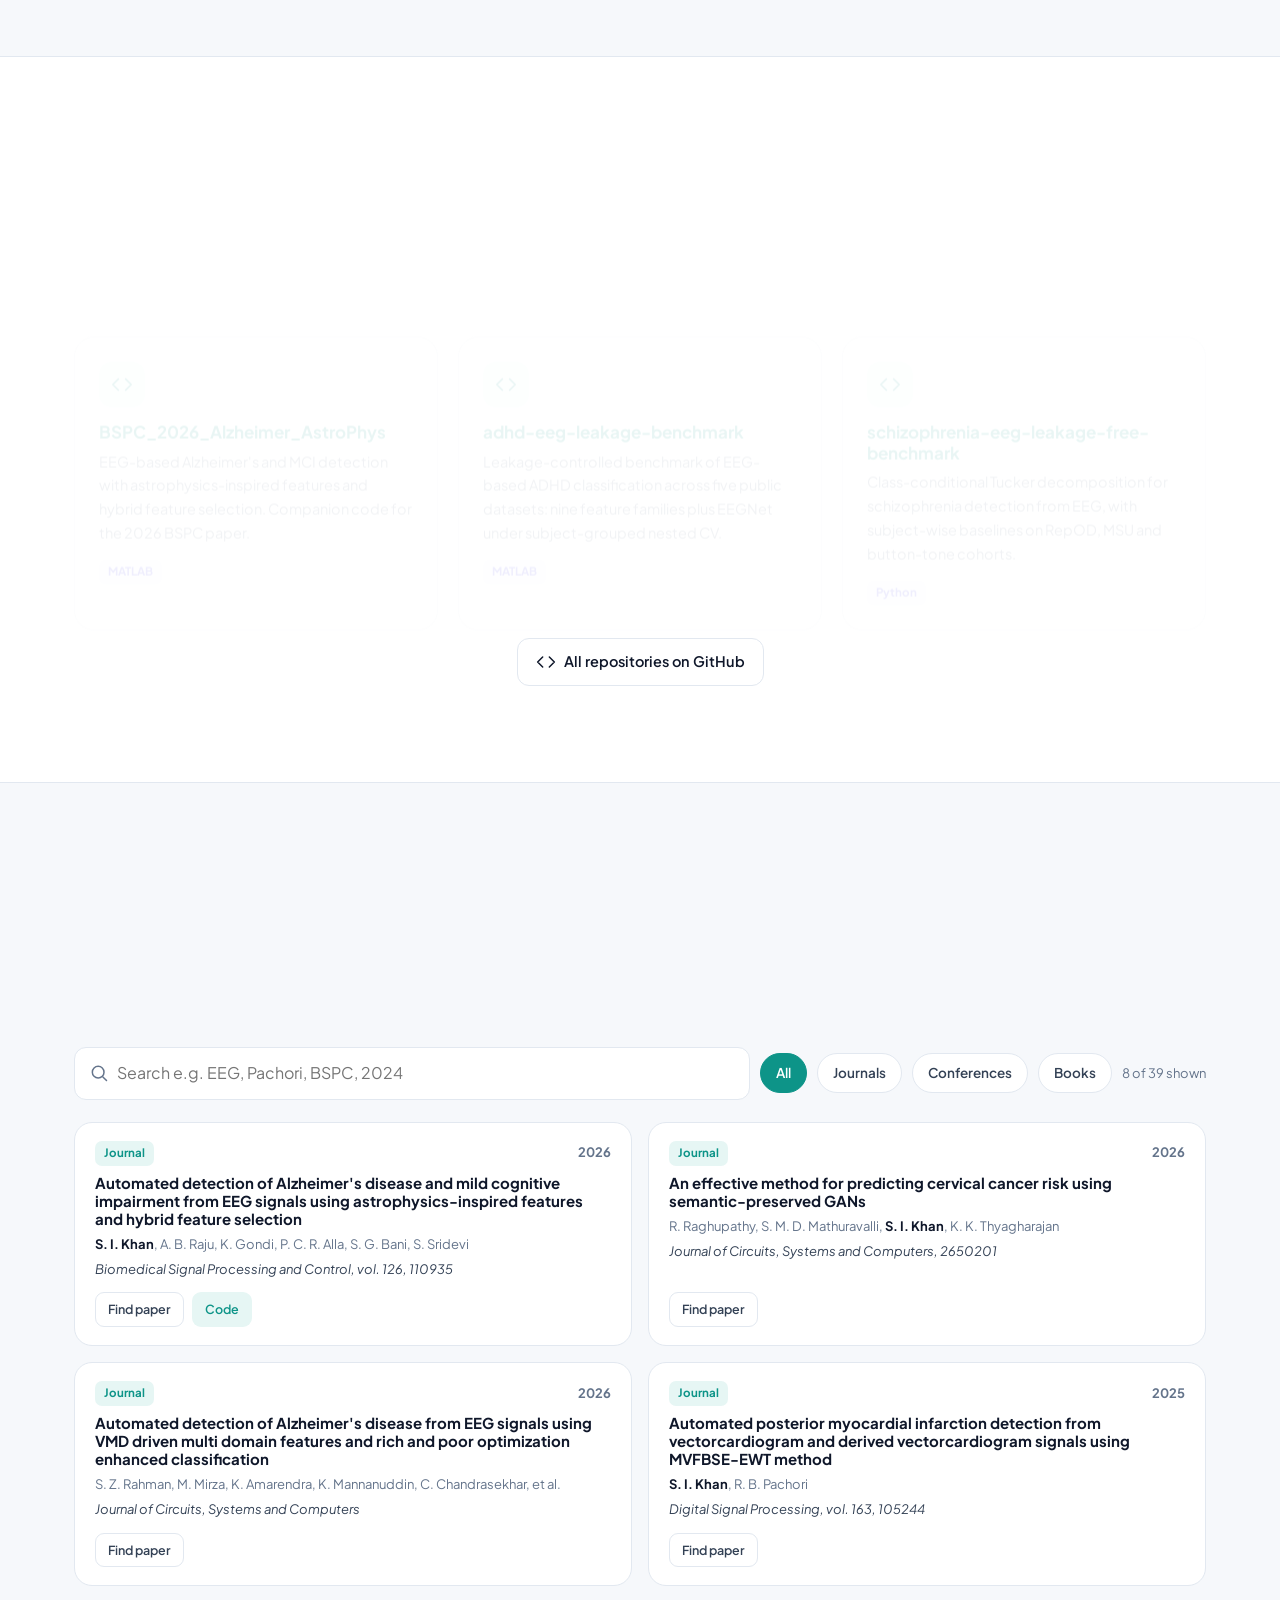
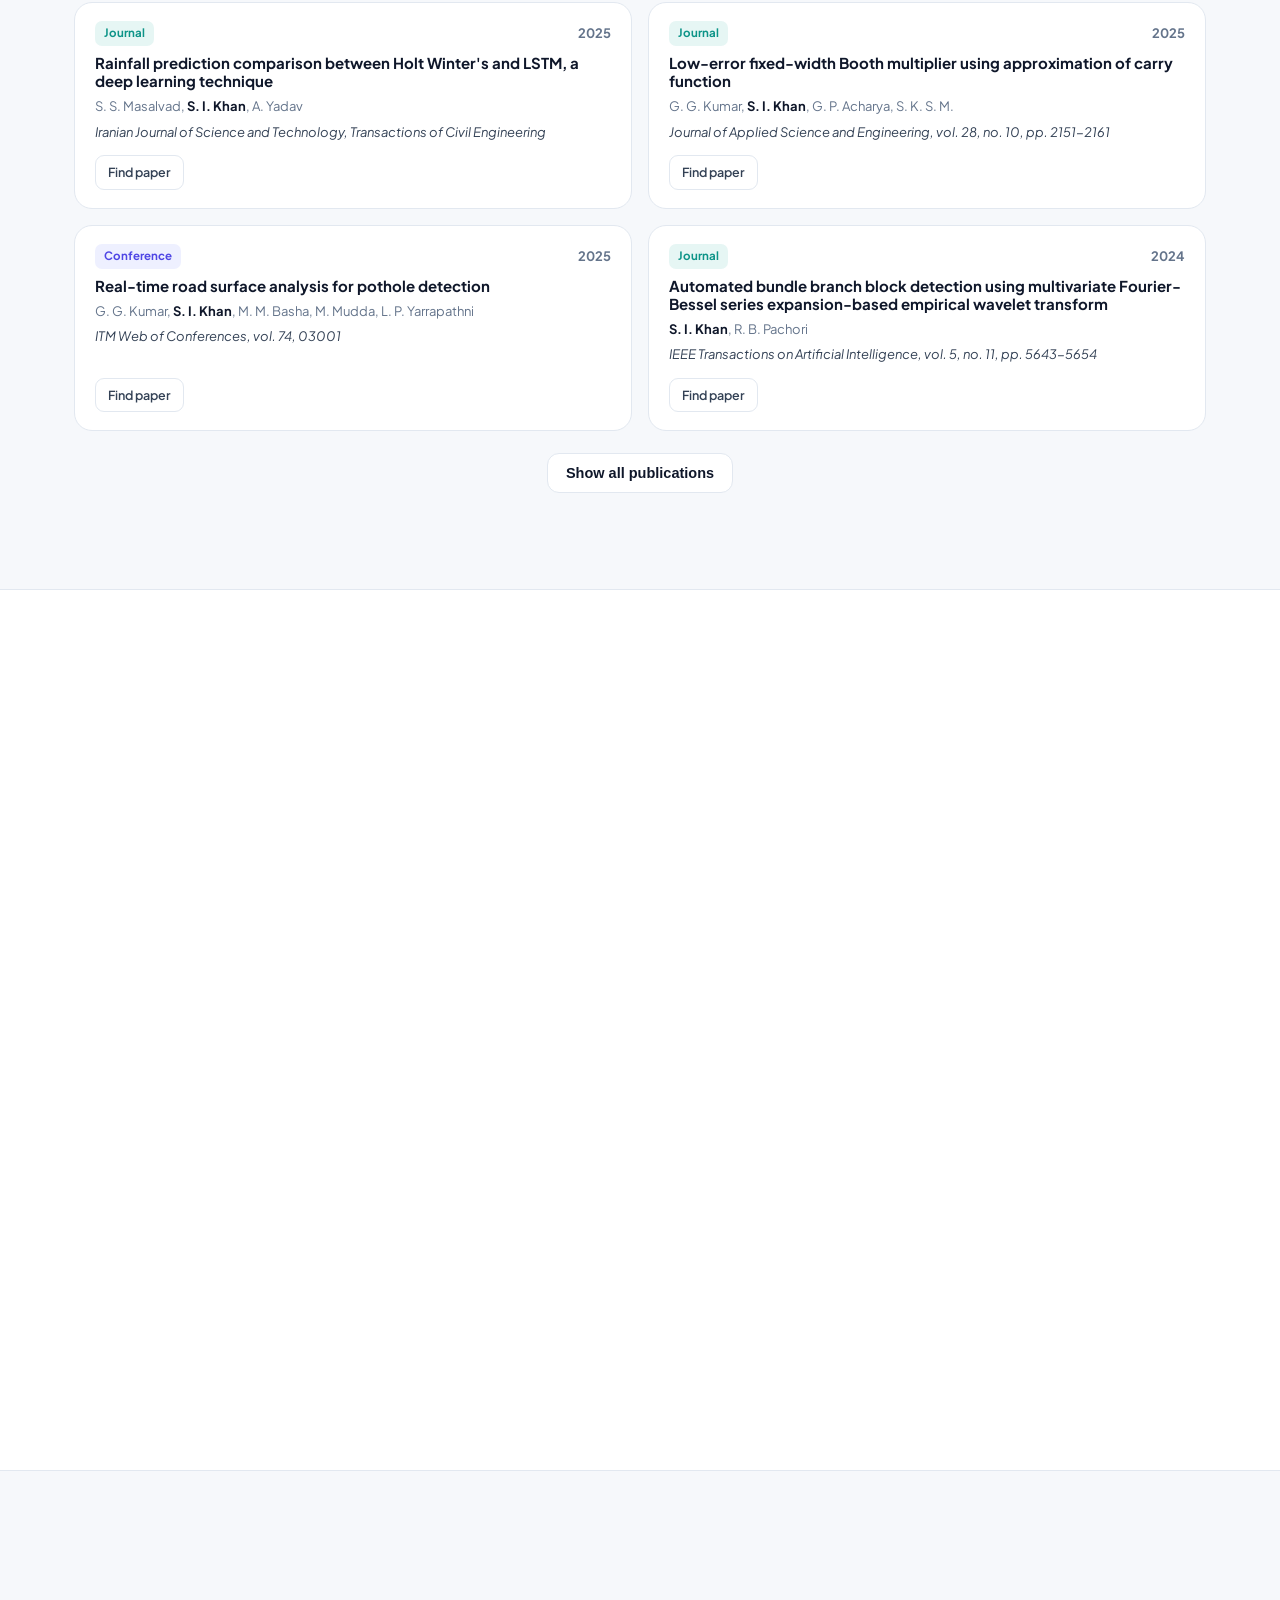
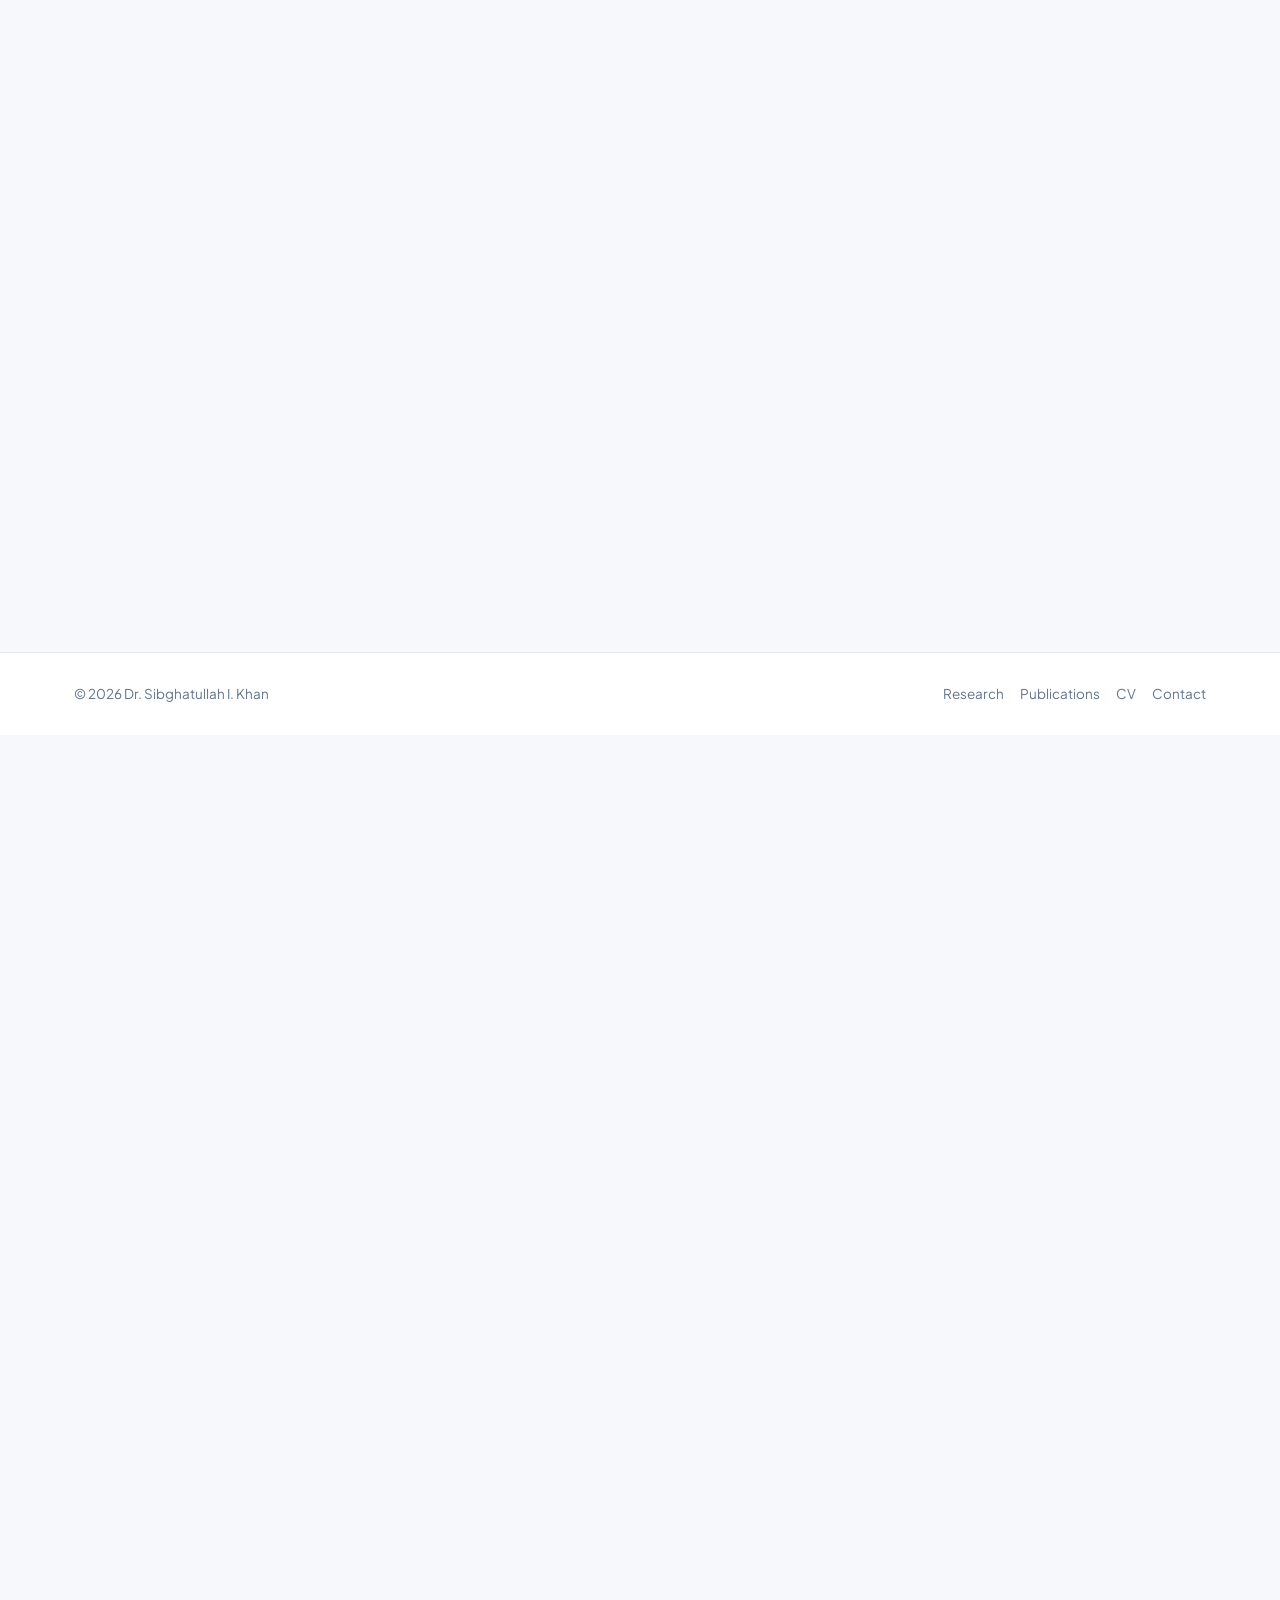
<file: research.html>
<!DOCTYPE html><html lang="en"><head><meta charset="utf-8"><title>Redirecting</title><link rel="canonical" href="https://sibghatullahkhan.com/#research"><meta http-equiv="refresh" content="0; url=/#research"></head><body><a href="/#research">Continue</a></body></html>
</file>
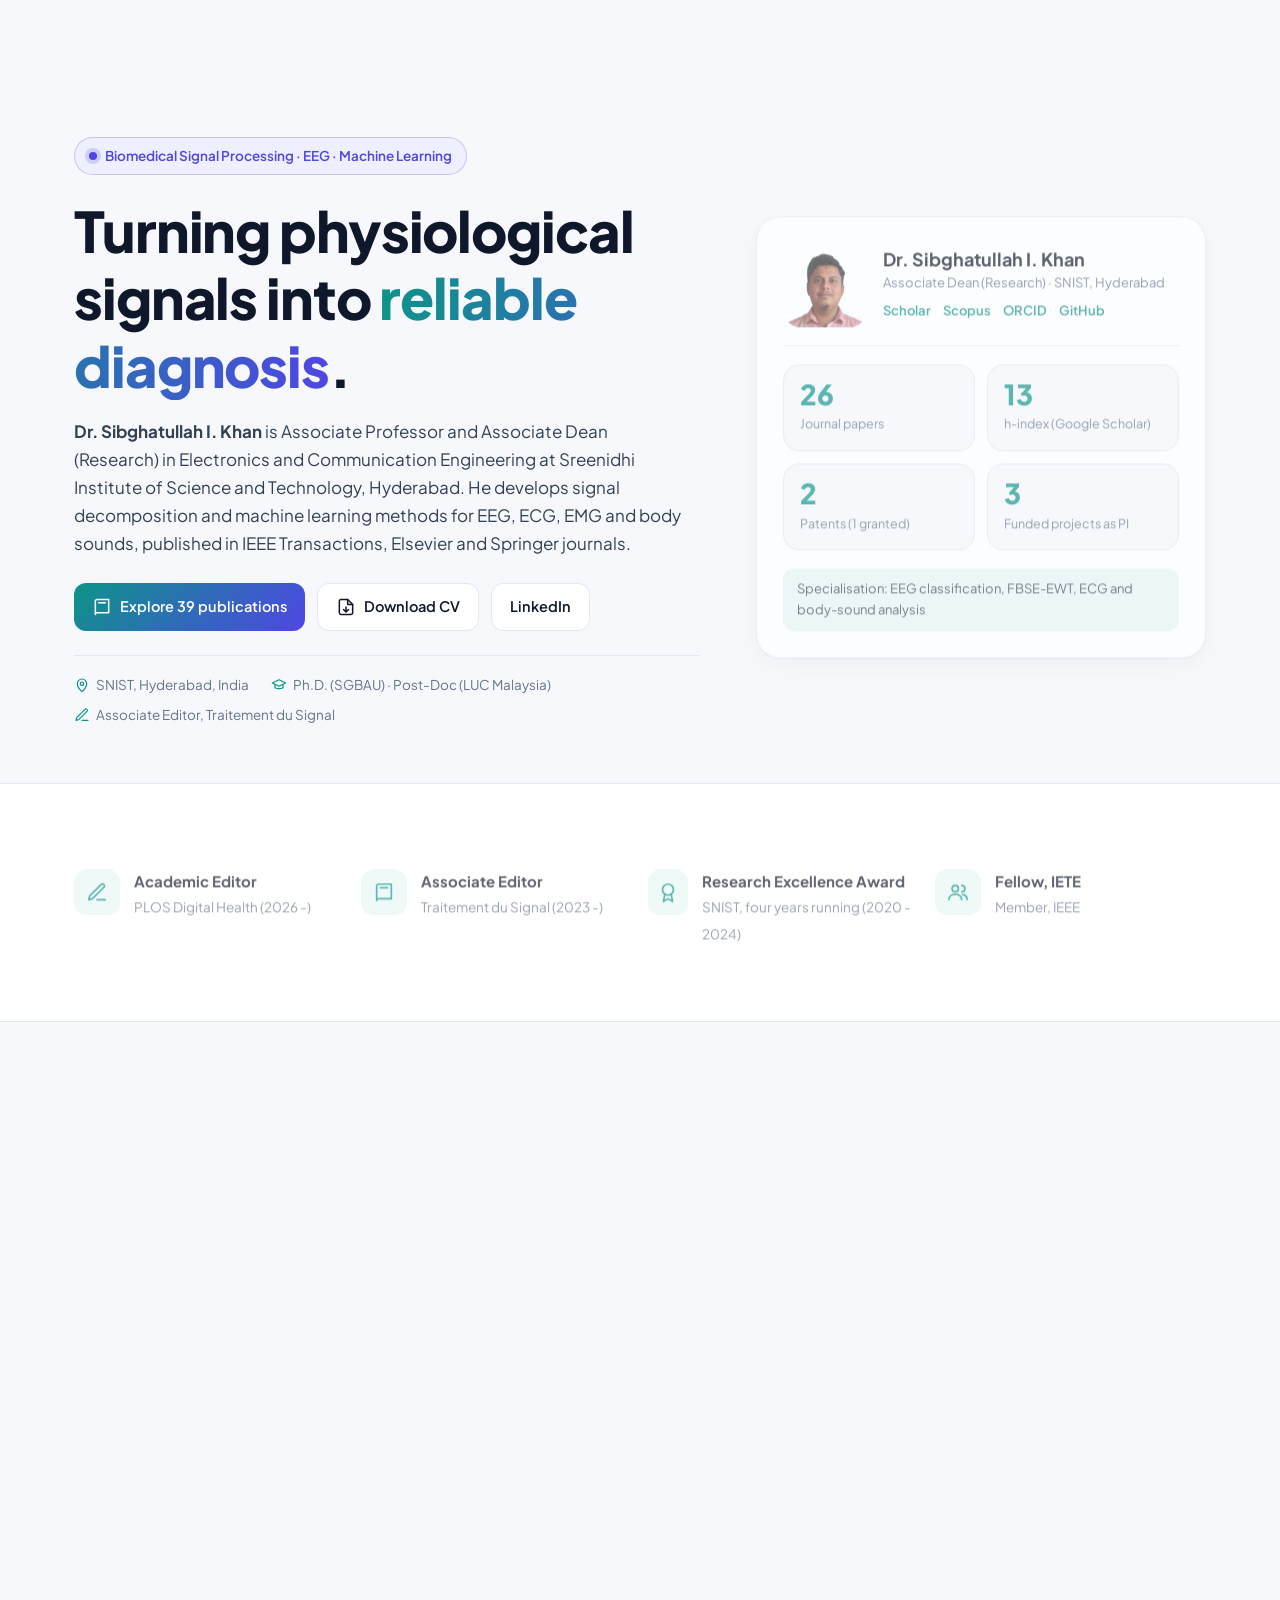
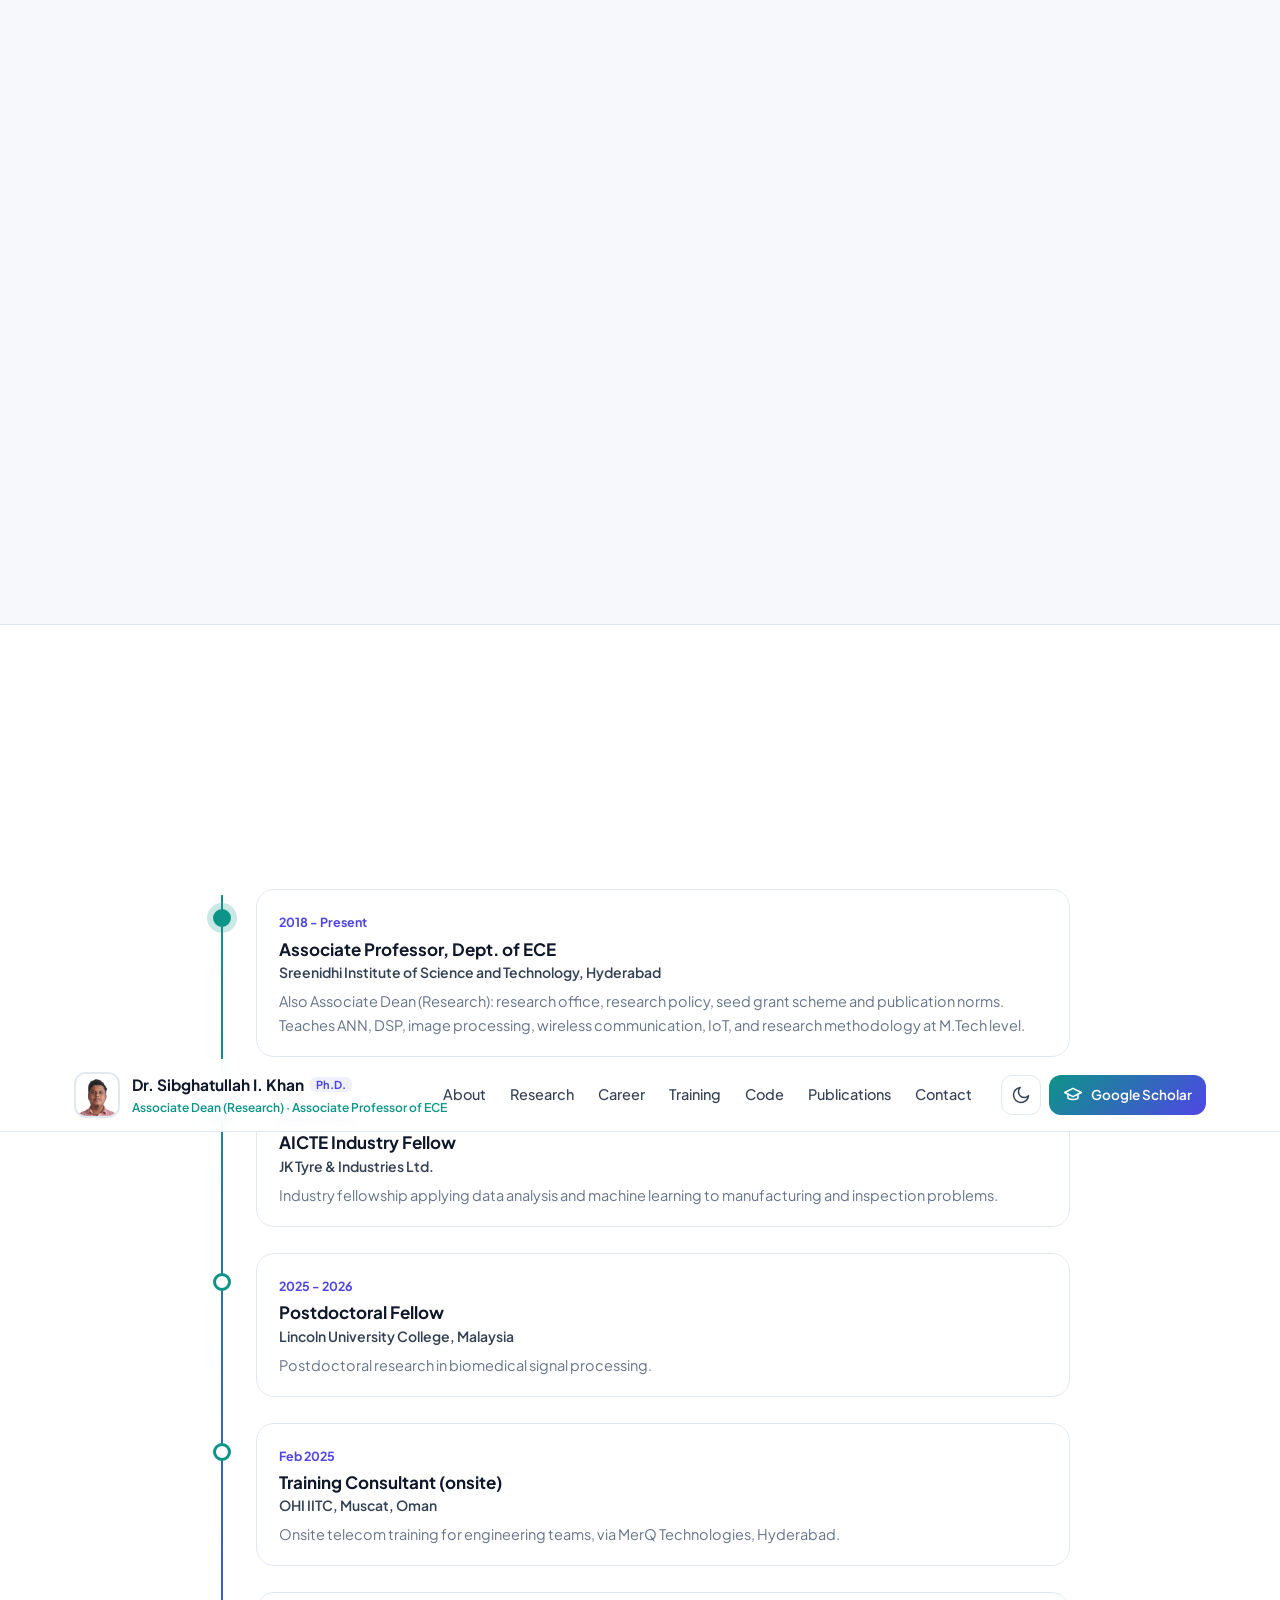
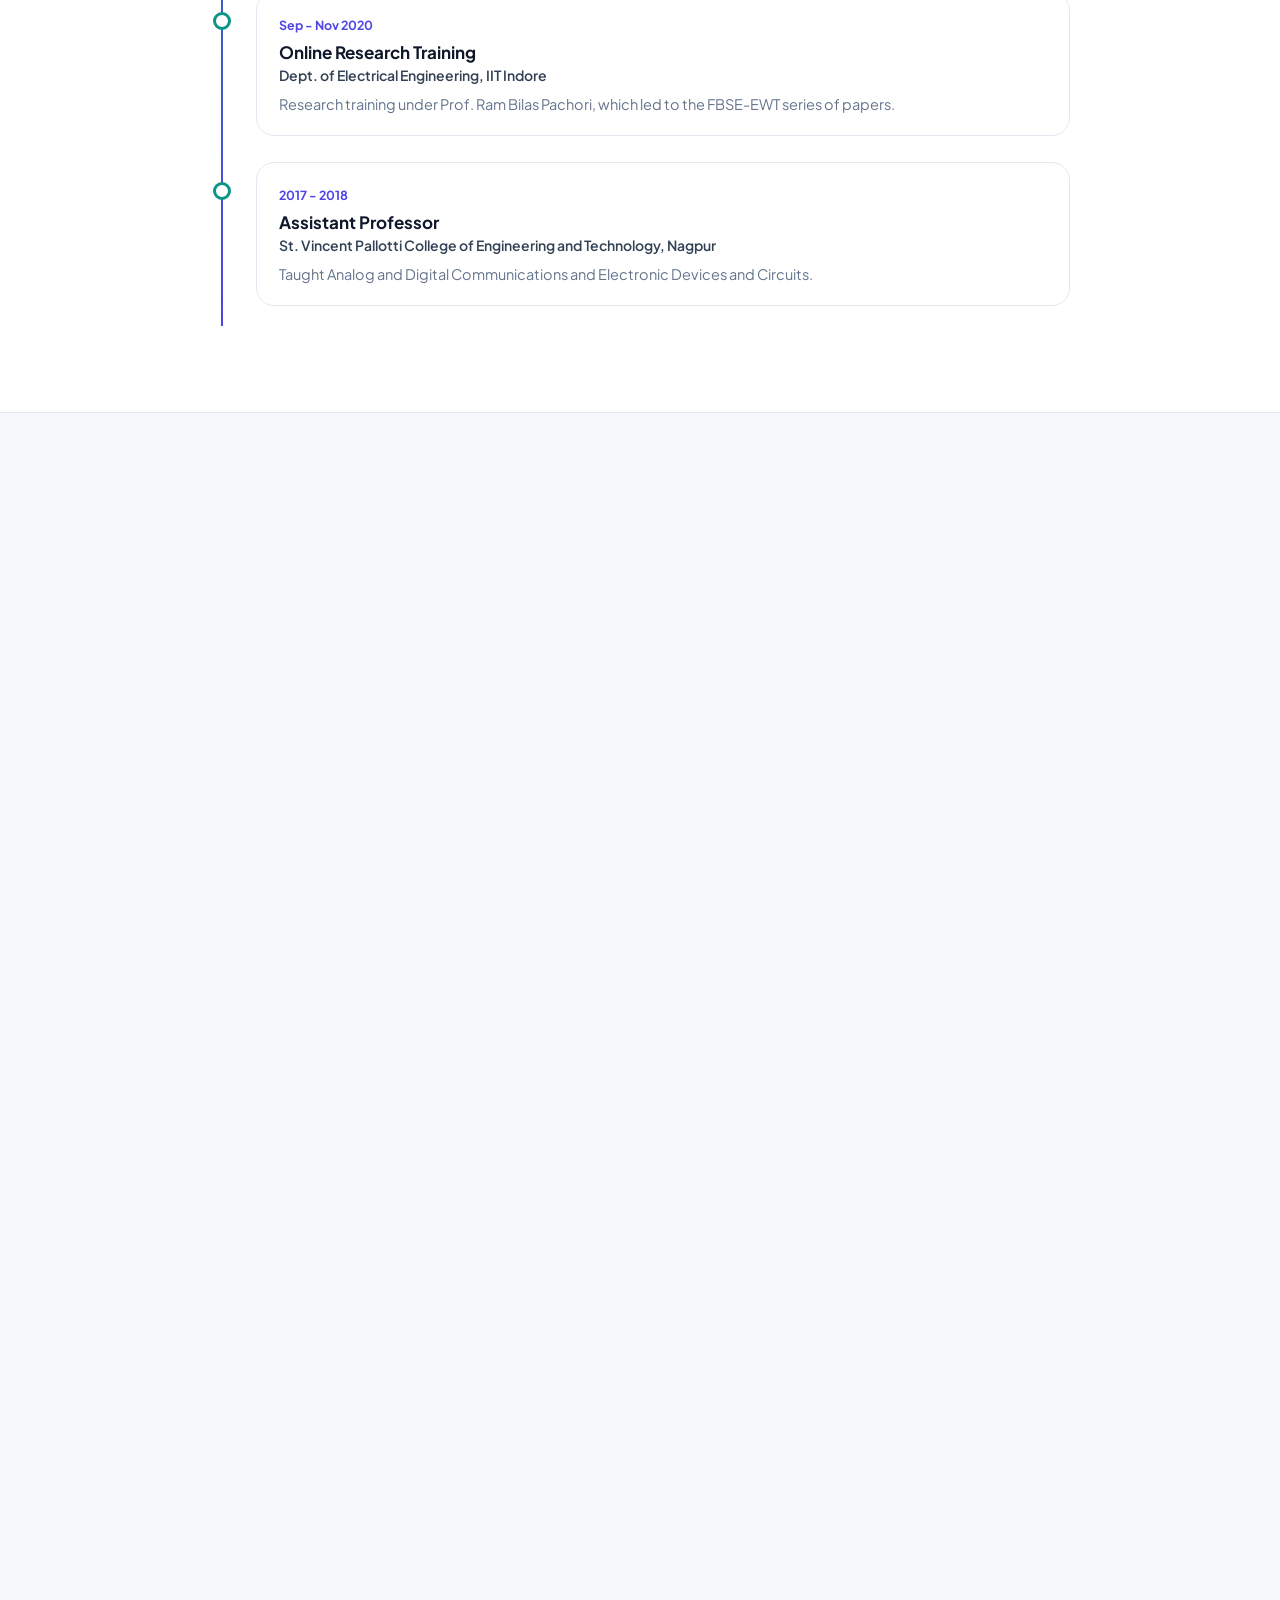
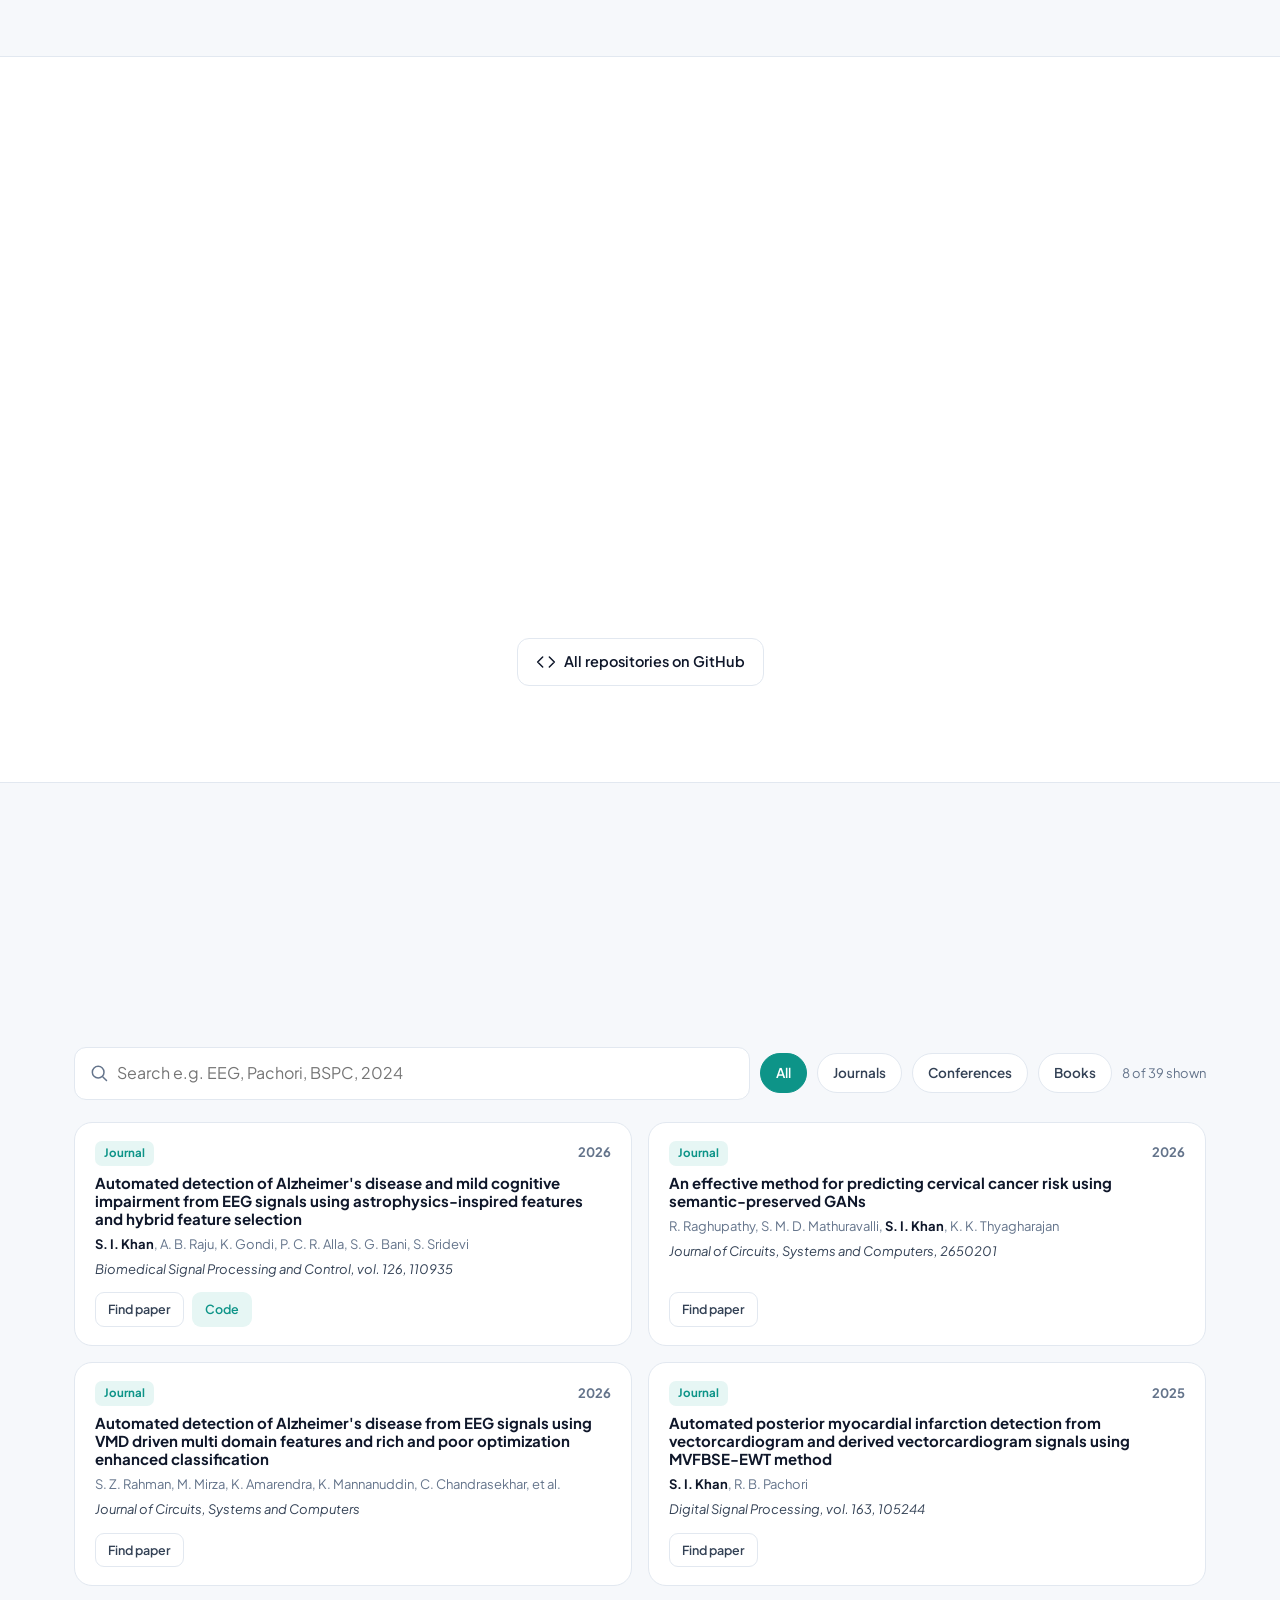
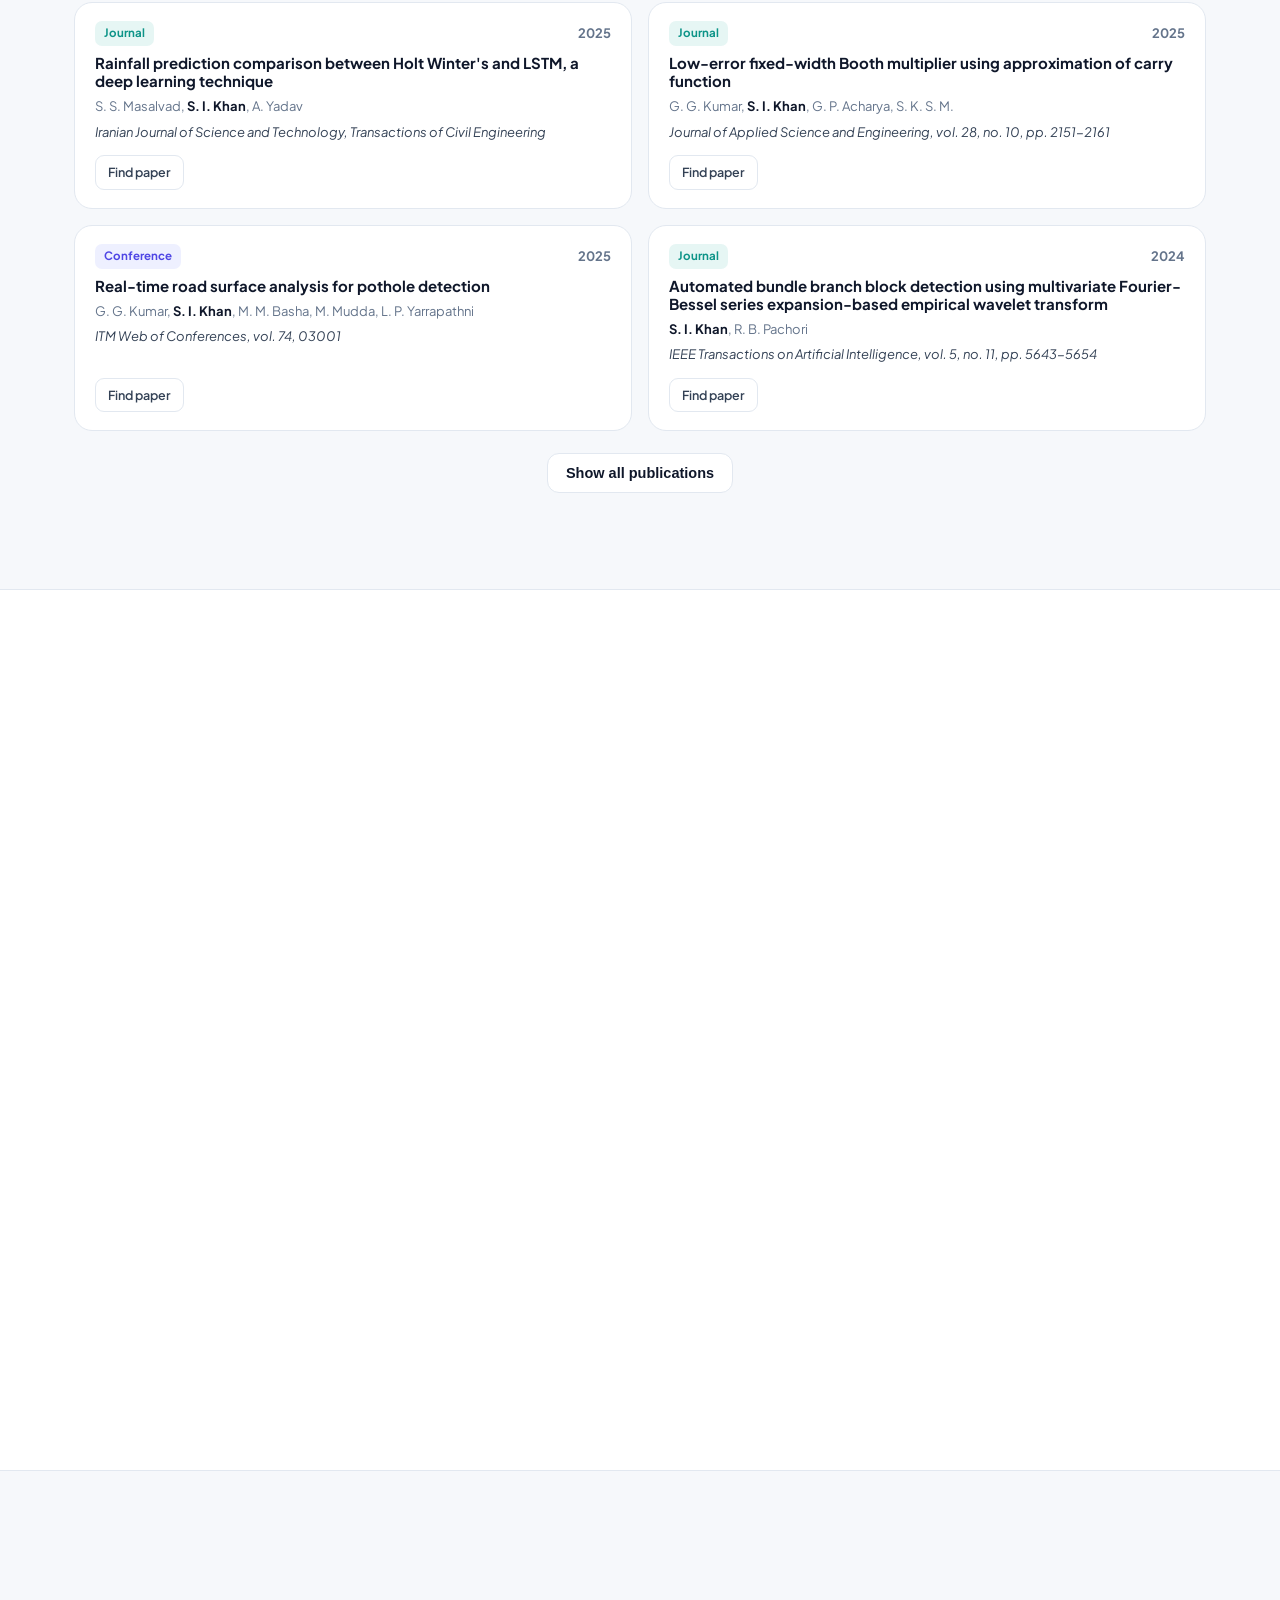
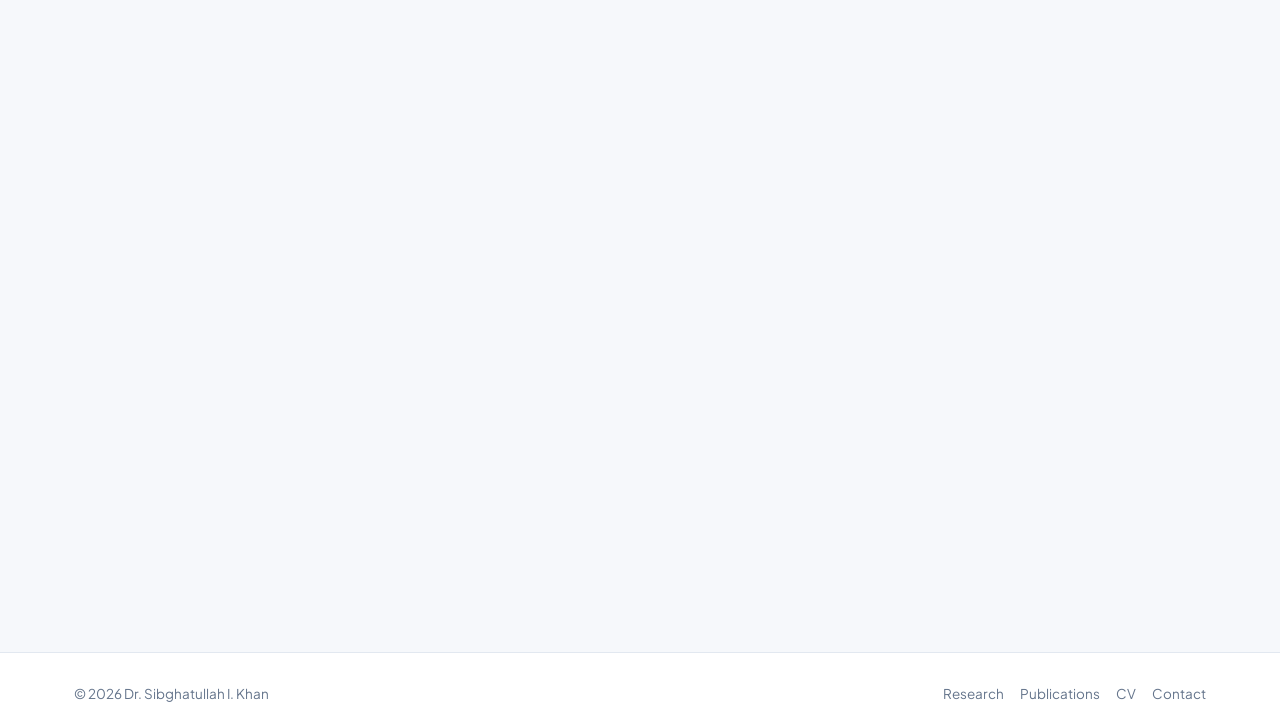
<file: teaching.html>
<!DOCTYPE html><html lang="en"><head><meta charset="utf-8"><title>Redirecting</title><link rel="canonical" href="https://sibghatullahkhan.com/#training"><meta http-equiv="refresh" content="0; url=/#training"></head><body><a href="/#training">Continue</a></body></html>
</file>
